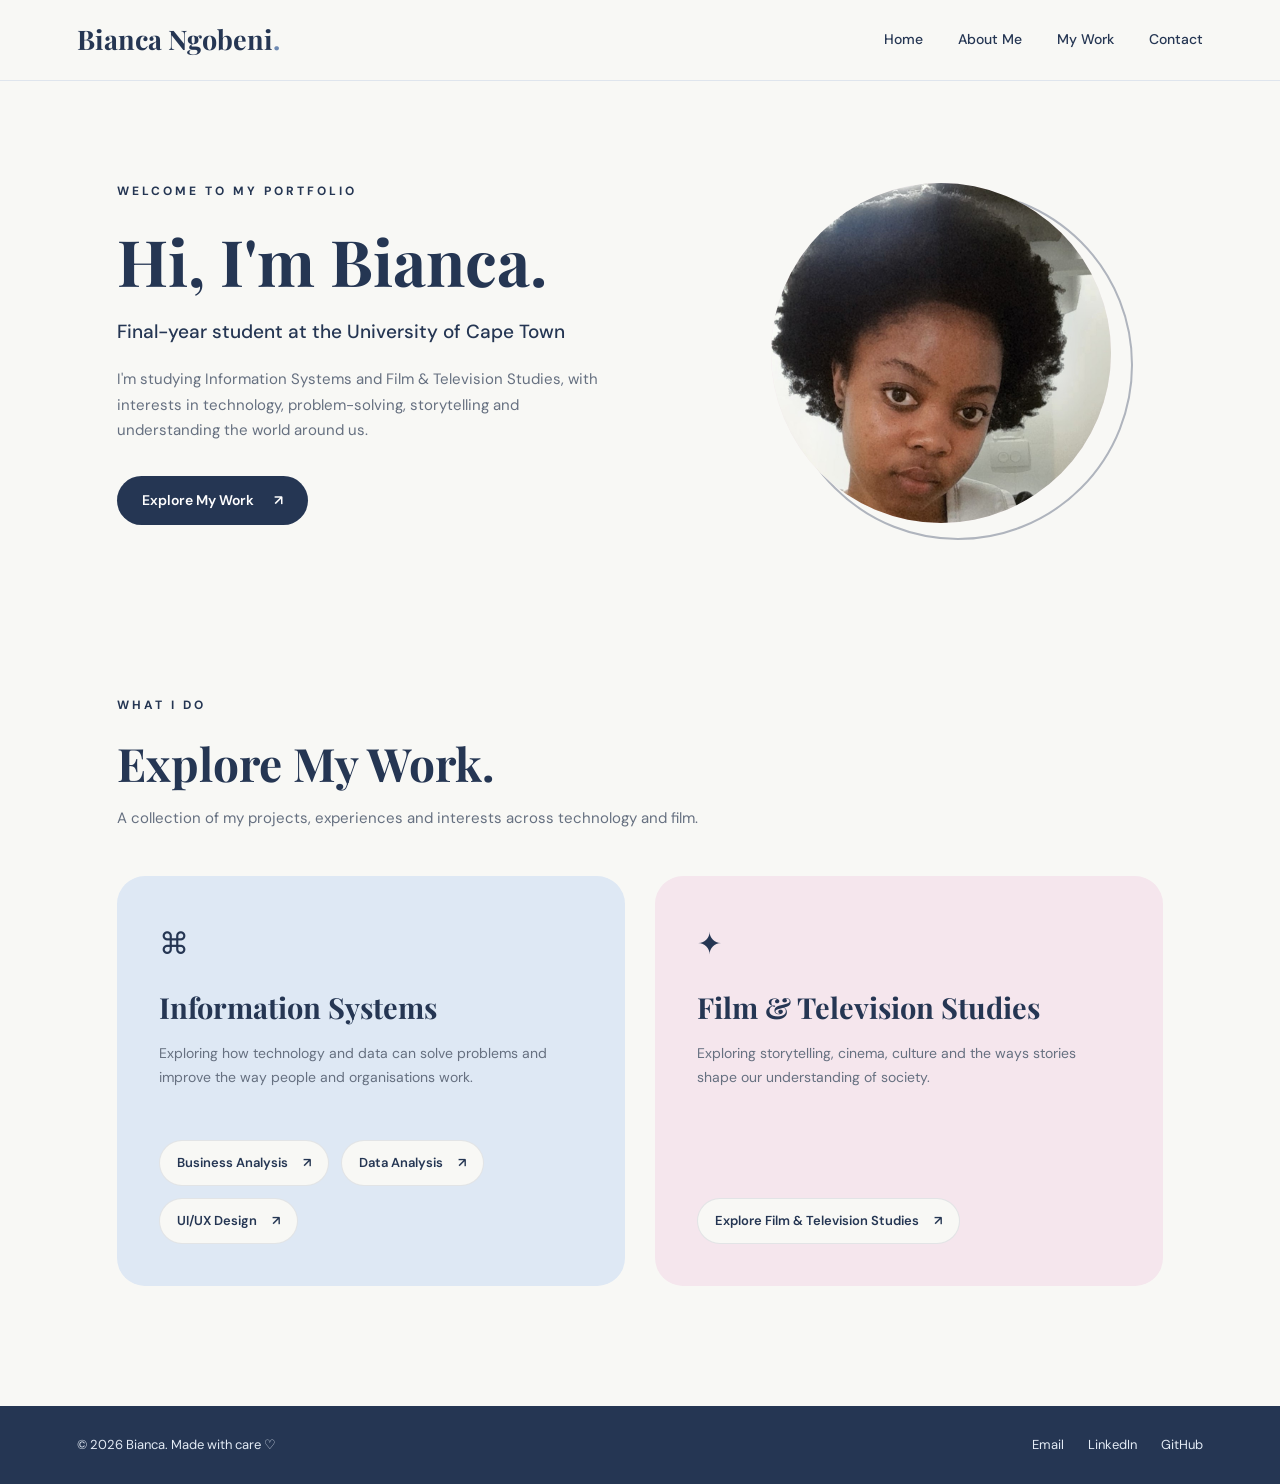
<file: Index.html>
<!DOCTYPE html>
<html lang="en">
<head>
    <meta charset="UTF-8">
    <meta name="viewport" content="width=device-width, initial-scale=1.0">
    <title>Bianca | Portfolio</title>

    <!-- Google Fonts -->
    <link rel="preconnect" href="https://fonts.googleapis.com">
    <link rel="preconnect" href="https://fonts.gstatic.com" crossorigin>
    <link href="https://fonts.googleapis.com/css2?family=DM+Sans:wght@400;500;600;700&family=Playfair+Display:wght@400;500;600;700&display=swap" rel="stylesheet">

    <link rel="stylesheet" href="style.css">
</head>

<body>

    <!-- NAVIGATION -->
    <header class="navbar">
        <a href="index.html" class="logo">Bianca Ngobeni<span>.</span></a>

        <nav class="nav-links" id="navLinks">
            <a href="#home">Home</a>
            <a href="#about">About Me</a>
            <a href="#work">My Work</a>
            <a href="mailto:yourname@example.com">Contact</a>
        </nav>

        <button class="menu-toggle" id="menuToggle"
                aria-label="Toggle navigation"
                aria-expanded="false">
            ☰
        </button>
    </header>

    <main>

        <!-- HERO SECTION -->
        <section class="hero" id="home">

            <div class="hero-content" id="about">
                <p class="eyebrow">WELCOME TO MY PORTFOLIO</p>

                <h1>Hi, I'm <span>Bianca.</span></h1>

                <h2>Final-year student at the
                    University of Cape Town
                </h2>

                <p class="hero-description">
                    I'm studying Information Systems and
                    Film & Television Studies, with interests
                    in technology, problem-solving, storytelling
                    and understanding the world around us.
                </p>

                <a href="#work" class="primary-btn">
                    Explore My Work <span>↗</span>
                </a>
            </div>

            <div class="hero-image">
                <div class="image-circle">
                    <img src="images/profile.jpeg"
                         alt="Portrait of Bianca"
                         onerror="this.style.display='none'">
                    <span class="photo-placeholder">Photo</span>
                </div>
                <div class="circle-decoration"></div>
            </div>

        </section>

        <!-- EXPLORE MY WORK -->
        <section class="work-section" id="work">

            <div class="section-heading">
                <p class="eyebrow">WHAT I DO</p>
                <h2>Explore My Work<span>.</span></h2>
                <p>
                    A collection of my projects, experiences
                    and interests across technology and film.
                </p>
            </div>

            <div class="work-grid">

                <!-- INFORMATION SYSTEMS -->
                <div class="work-card information-card">

                    <div class="card-icon">⌘</div>

                    <h3>Information Systems</h3>

                    <p class="card-description">
                        Exploring how technology and data can
                        solve problems and improve the way
                        people and organisations work.
                    </p>

                    <div class="specialisations">
                        <a href="business-analysis.html">
                            Business Analysis <span>↗</span>
                        </a>

                        <a href="data-analysis.html">
                            Data Analysis <span>↗</span>
                        </a>

                        <a href="ui-ux.html">
                            UI/UX Design <span>↗</span>
                        </a>
                    </div>

                </div>

                <!-- FILM AND TELEVISION -->
                <div class="work-card film-card">

                    <div class="card-icon">✦</div>

                    <h3>Film & Television Studies</h3>

                    <p class="card-description">
                        Exploring storytelling, cinema,
                        culture and the ways stories
                        shape our understanding of society.
                    </p>

                    <div class="specialisations">
                        <a href="film.html">
                            Explore Film & Television Studies <span>↗</span>
                        </a>
                    </div>

                </div>

            </div>
        </section>

    </main>

    <!-- FOOTER -->
    <footer class="footer">
        <p>© <span id="year"></span> Bianca. Made with care ♡</p>

        <div class="footer-links">
            <a href="mailto:yourname@example.com">Email</a>
            <a href="https://www.linkedin.com/" target="_blank"
               rel="noopener noreferrer">LinkedIn</a>
            <a href="https://github.com/" target="_blank"
               rel="noopener noreferrer">GitHub</a>
        </div>
    </footer>

    <script src="script.js"></script>
</body>
</html>
</file>
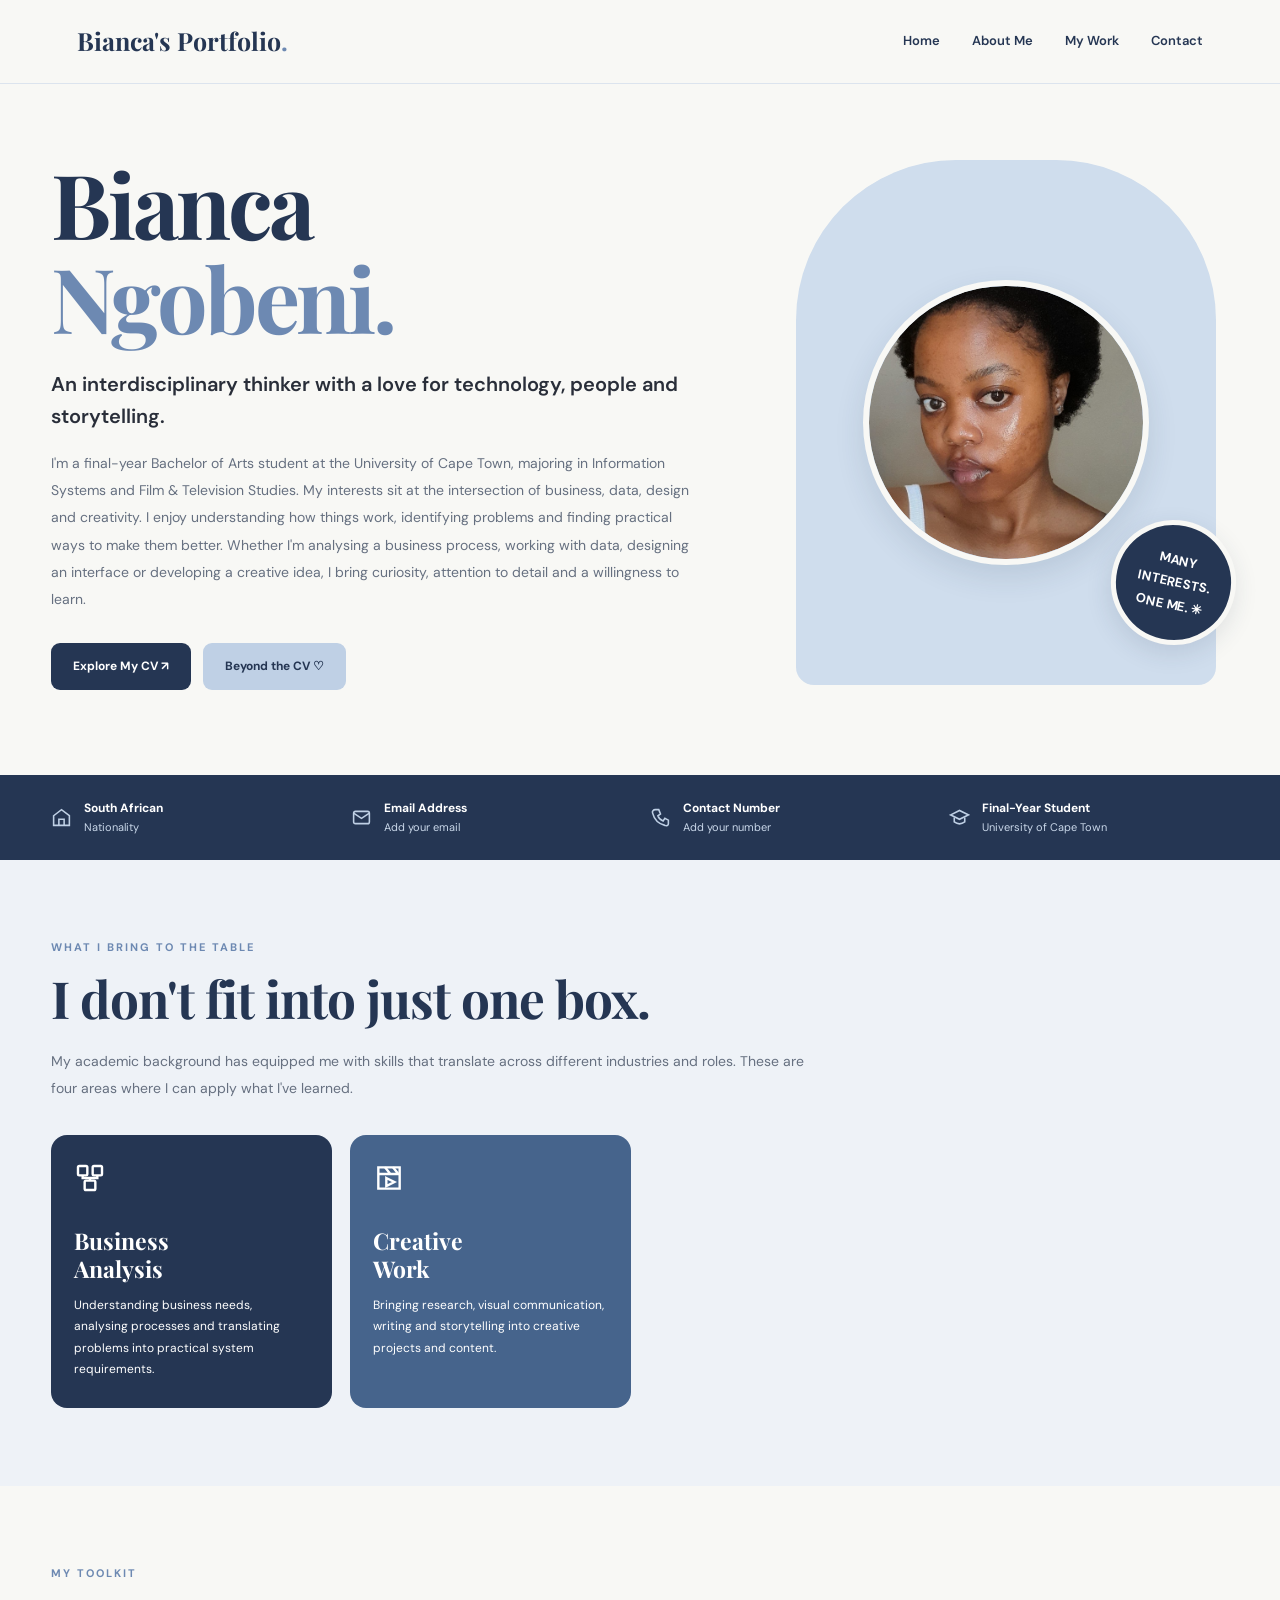
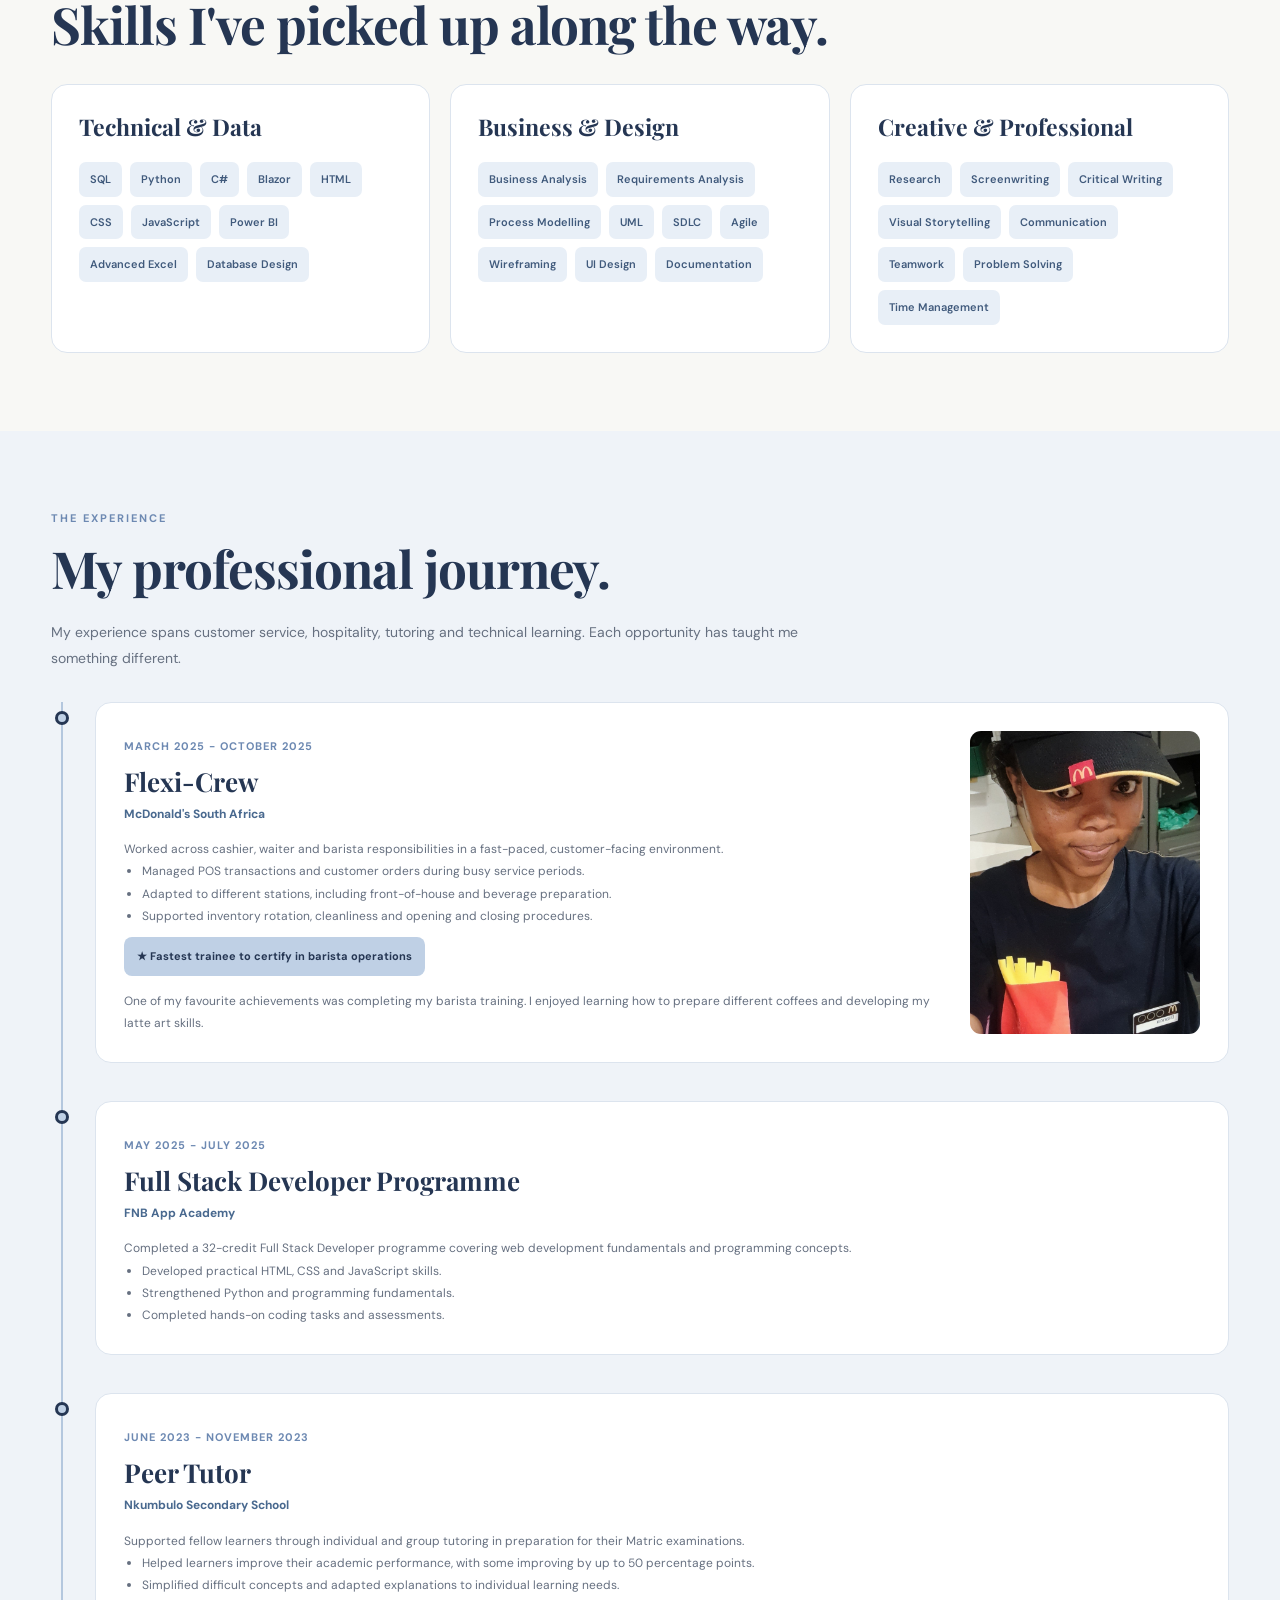
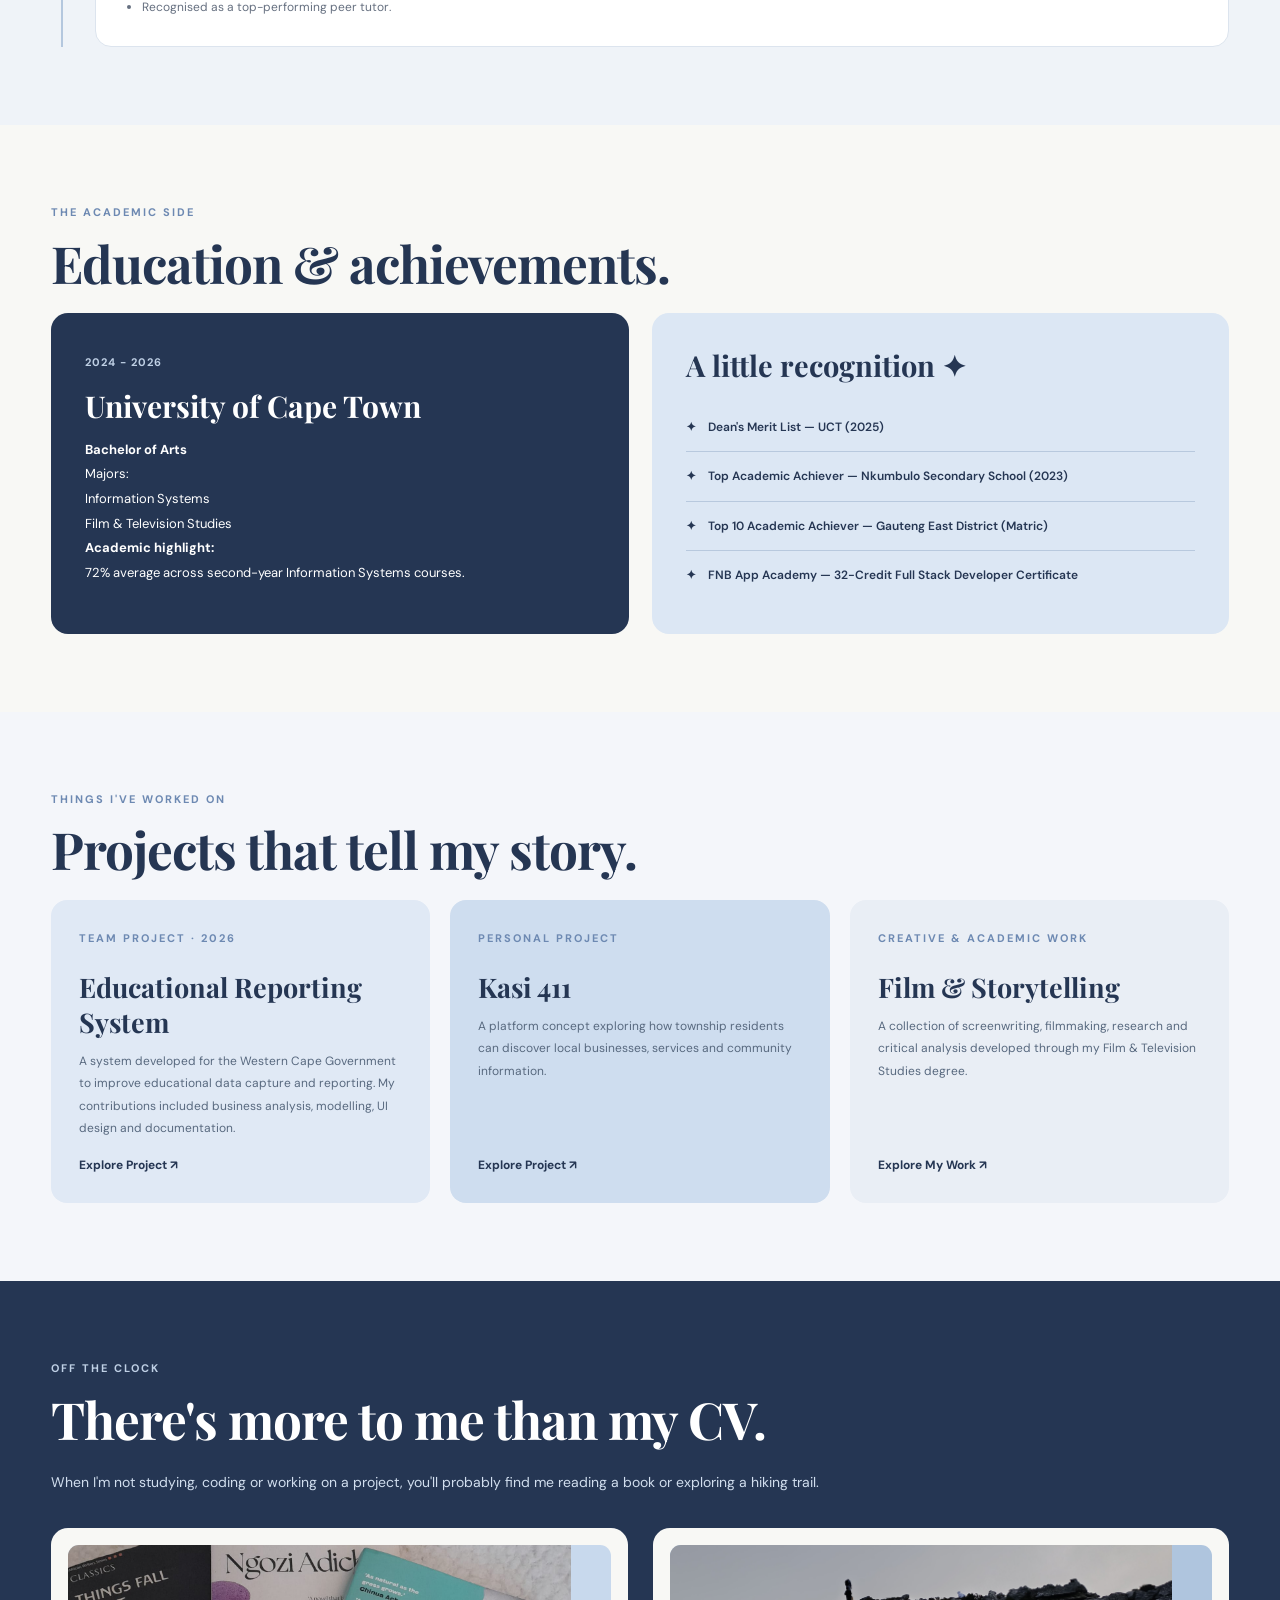
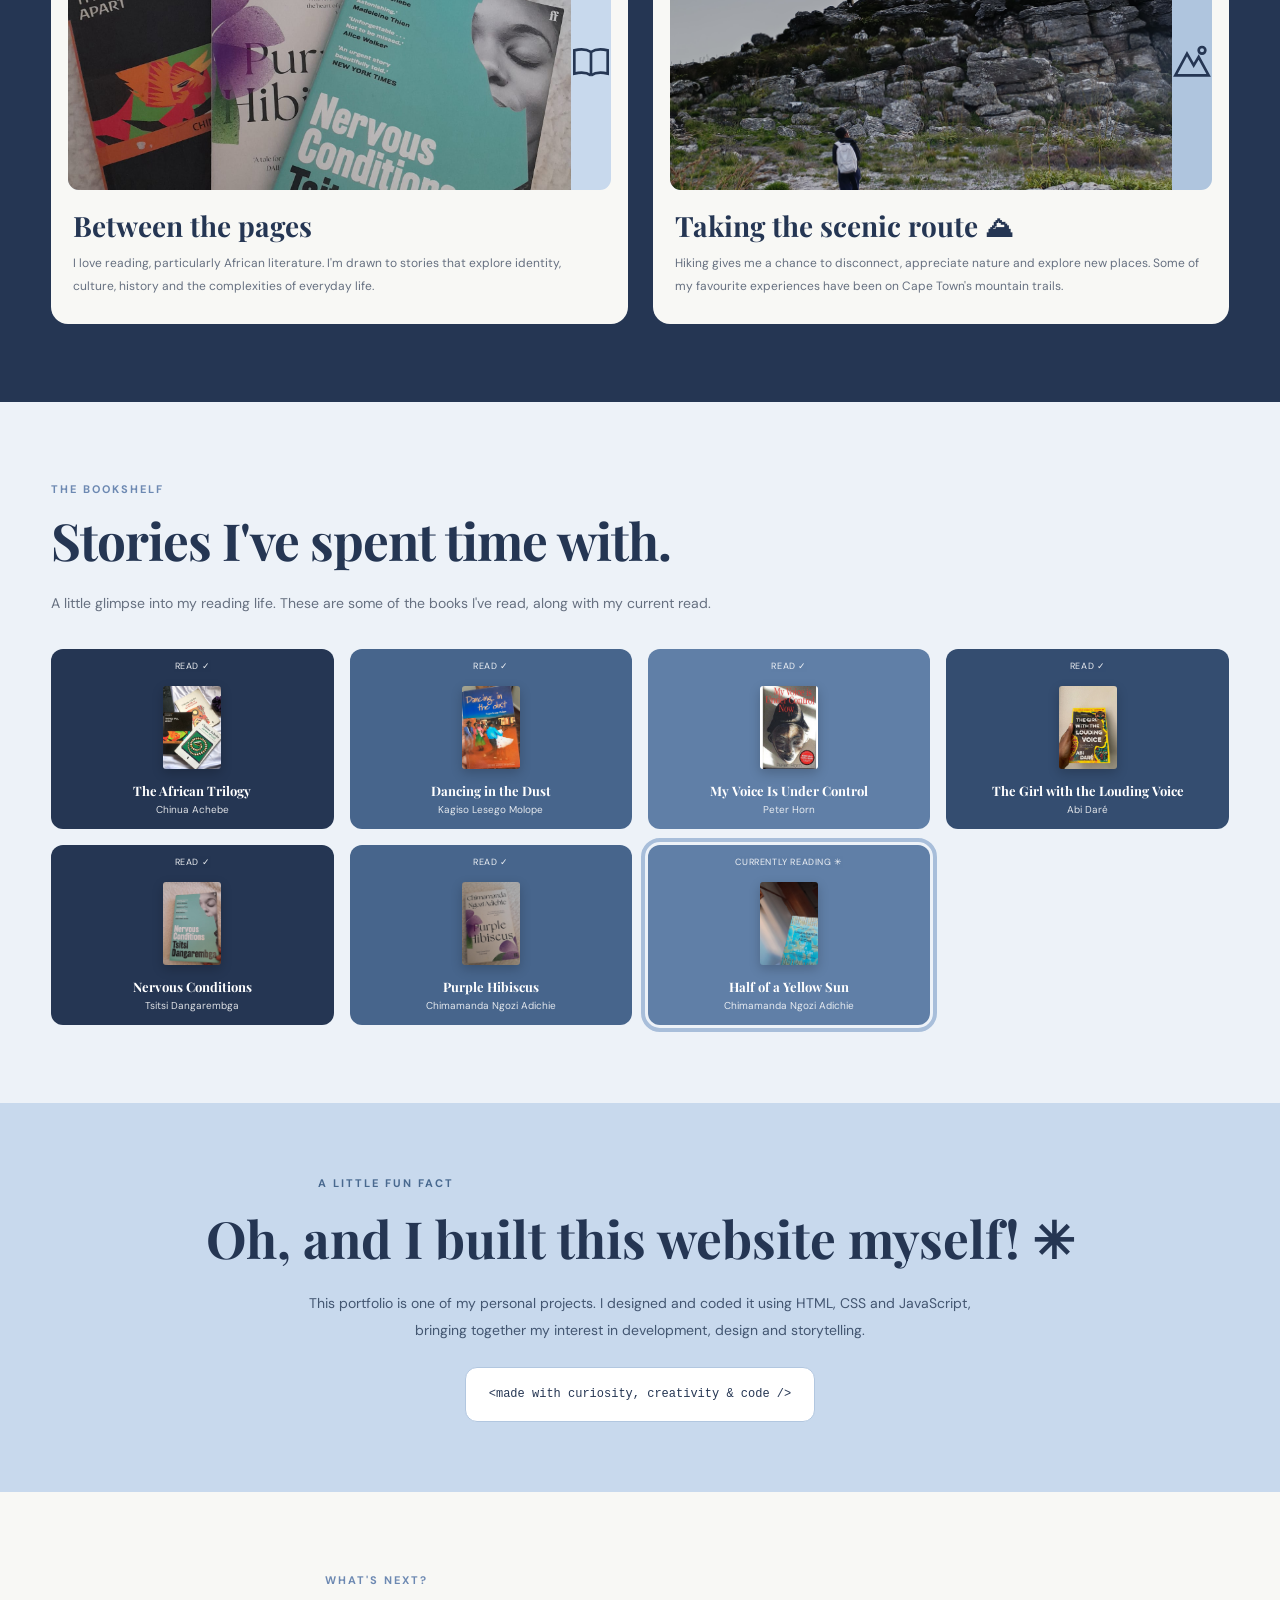
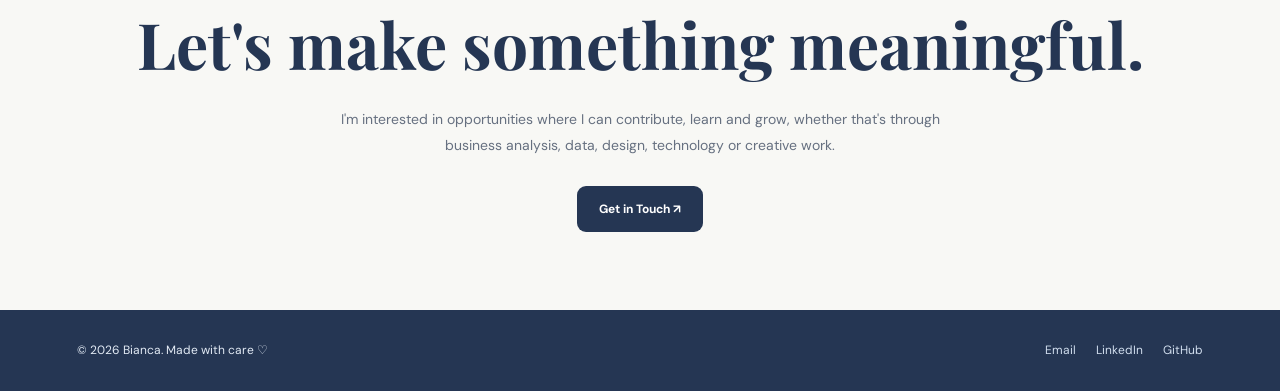
<file: About.html>
<!DOCTYPE html>
<html lang="en">
<head>
<meta charset="UTF-8">
<meta name="viewport" content="width=device-width, initial-scale=1.0">

<title>About Me | Bianca Ngobeni</title>

<link rel="preconnect" href="https://fonts.googleapis.com">
<link rel="preconnect" href="https://fonts.gstatic.com" crossorigin>
<link href="https://fonts.googleapis.com/css2?family=DM+Sans:wght@400;500;600;700&family=Playfair+Display:wght@400;500;600;700;800&display=swap" rel="stylesheet">

<link rel="stylesheet" href="style.css">

<style>

/* ==========================================
   ABOUT ME — CREATIVE CV
   MIDNIGHT BLUE & POWDER PALETTE
========================================== */

body.about-cv {
    --midnight: #253653;
    --steel: #6D89B2;
    --powder: #BFD0E5;
    --pale-blue: #E8EFF7;
    --ivory: #F8F8F5;
    --white: #FFFFFF;
    --ink: #292E39;
    --muted: #667080;
    --border: #DCE4EE;

    margin: 0;
    background: var(--ivory);
    color: var(--ink);
    font-family: 'DM Sans', sans-serif;
    line-height: 1.7;
}

.about-cv *,
.about-cv *::before,
.about-cv *::after {
    box-sizing: border-box;
}

.about-cv h1,
.about-cv h2,
.about-cv h3,
.about-cv h4 {
    font-family: 'Playfair Display', Georgia, serif;
}

.about-cv a {
    text-decoration: none;
}

.about-cv .cv-container {
    width: min(92%, 1240px);
    margin: 0 auto;
}

.about-cv .cv-section {
    padding: 78px 0;
}

.about-cv .cv-eyebrow {
    color: var(--steel);
    font-size: 11px;
    font-weight: 700;
    letter-spacing: 2px;
    text-transform: uppercase;
    margin: 0 0 12px;
}

.about-cv .cv-section-heading {
    color: var(--midnight);
    font-size: clamp(34px, 4vw, 54px);
    line-height: 1.16;
    letter-spacing: -1px;
    margin: 0 0 20px;
}

.about-cv .cv-section-intro {
    max-width: 770px;
    color: var(--muted);
    font-size: 14px;
    line-height: 1.9;
    margin: 0 0 30px;
}

/* ==========================================
   NAVIGATION
========================================== */

.about-cv .navbar {
    position: sticky;
    top: 0;
    z-index: 1000;
    width: 100%;
    display: flex;
    align-items: center;
    justify-content: space-between;
    padding: 20px 6%;
    background: var(--ivory);
    border-bottom: 1px solid var(--border);
}

.about-cv .navbar .logo {
    font-family: 'Playfair Display', serif;
    font-size: 25px;
    font-weight: 700;
    color: var(--midnight);
    text-decoration: none;
}

.about-cv .navbar .logo span {
    color: var(--steel);
}

.about-cv .nav-links {
    display: flex;
    gap: 32px;
    align-items: center;
}

.about-cv .nav-links a {
    color: var(--midnight);
    font-size: 13px;
    font-weight: 600;
}

.about-cv .nav-links a:hover {
    color: var(--steel);
}

.about-cv .menu-toggle {
    display: none;
    border: 0;
    background: transparent;
    color: var(--midnight);
    font-size: 26px;
    cursor: pointer;
}

/* ==========================================
   HERO
========================================== */

.cv-hero {
    padding: 72px 0 85px;
    overflow: hidden;
    background: var(--ivory);
}

.cv-hero-grid {
    display: grid;
    grid-template-columns: 1.2fr 0.8fr;
    gap: 65px;
    align-items: center;
}

.cv-hello {
    display: inline-flex;
    align-items: center;
    gap: 8px;
    padding: 9px 17px;
    border-radius: 30px;
    background: var(--pale-blue);
    color: var(--midnight);
    font-size: 12px;
    font-weight: 700;
    margin-bottom: 25px;
}

.cv-hero h1 {
    color: var(--midnight);
    font-size: clamp(60px, 7vw, 100px);
    letter-spacing: -3px;
    line-height: 1.05;
    margin: 0 0 24px;
}

.cv-hero h1 span {
    color: var(--steel);
}

.cv-hero-subtitle {
    max-width: 660px;
    font-size: 20px;
    font-weight: 600;
    line-height: 1.6;
    margin: 0 0 18px;
}

.cv-hero-description {
    max-width: 650px;
    color: var(--muted);
    font-size: 14px;
    line-height: 1.95;
    margin: 0;
}

.cv-hero-actions {
    display: flex;
    flex-wrap: wrap;
    gap: 12px;
    margin-top: 30px;
}

.cv-btn {
    display: inline-flex;
    justify-content: center;
    align-items: center;
    gap: 9px;
    padding: 13px 22px;
    border-radius: 9px;
    font-size: 12px;
    font-weight: 700;
    transition: transform 0.2s, background 0.2s;
}

.cv-btn:hover {
    transform: translateY(-3px);
}

.cv-btn-primary {
    background: var(--midnight);
    color: var(--white) !important;
}

.cv-btn-primary:hover {
    background: #344C70;
}

.cv-btn-secondary {
    background: var(--powder);
    color: var(--midnight) !important;
}

/* PROFILE PHOTO */

.cv-photo-wrap {
    position: relative;
    max-width: 420px;
    width: 100%;
    margin: 0 auto;
}

.cv-photo {
    aspect-ratio: 4 / 5;
    background: #CFDDED;
    border-radius: 160px 160px 18px 18px;
    overflow: hidden;
    display: flex;
    align-items: center;
    justify-content: center;
}

.cv-photo img {
    width: 100%;
    height: 100%;
    object-fit: cover;
}

.cv-photo-placeholder {
    text-align: center;
    color: var(--midnight);
    padding: 25px;
}

.cv-photo-placeholder svg {
    width: 55px;
    height: 55px;
    margin-bottom: 10px;
}

.cv-photo-placeholder p {
    font-size: 13px;
    font-weight: 600;
}

.cv-photo-sticker {
    position: absolute;
    right: -20px;
    bottom: 40px;
    width: 125px;
    height: 125px;
    background: var(--midnight);
    color: var(--white);
    border: 5px solid var(--ivory);
    border-radius: 50%;
    display: flex;
    align-items: center;
    justify-content: center;
    text-align: center;
    transform: rotate(12deg);
    font-size: 13px;
    font-weight: 700;
    box-shadow: 0 8px 25px #25365320;
}
/* Circular portrait over the original blue arch */

.cv-photo {
    position: relative;
}

.cv-profile-circle {
    width: 68%;
    aspect-ratio: 1 / 1;
    border-radius: 50%;
    background: #BFD0E5;
    border: 6px solid #F8F8F5;
    overflow: hidden;

    display: flex;
    align-items: center;
    justify-content: center;

    position: relative;
    z-index: 2;

    box-shadow: 0 12px 30px rgba(37, 54, 83, 0.12);
}

.cv-profile-circle img {
    position: absolute;
    inset: 0;
    width: 100%;
    height: 100%;
    object-fit: cover;
    border-radius: 50%;
    z-index: 2;
}

.cv-profile-fallback {
    width: 55px;
    height: 55px;
    color: #253653;
}

/* Preserve the original sticker position */
.cv-photo-sticker {
    z-index: 3;
}
/* ==========================================
   QUICK INFORMATION
========================================== */

.cv-info-strip {
    background: var(--midnight);
    color: white;
    padding: 23px 0;
}

.cv-info-grid {
    display: grid;
    grid-template-columns: repeat(4, minmax(0, 1fr));
    gap: 20px;
}

.cv-info-item {
    display: flex;
    align-items: center;
    gap: 12px;
    font-size: 12px;
}

.cv-info-item svg {
    width: 21px;
    height: 21px;
    flex-shrink: 0;
    stroke: var(--powder);
}

.cv-info-item strong {
    display: block;
    font-size: 12px;
    color: white;
}

.cv-info-item span {
    display: block;
    font-size: 11px;
    color: #C9D7E9;
}

.cv-info-item a {
    color: white;
}

/* ==========================================
   INTERDISCIPLINARY ROLES
========================================== */

.cv-disciplines {
    background: #EEF2F7;
}

.cv-discipline-grid {
    display: grid;
    grid-template-columns: repeat(4, minmax(0, 1fr));
    gap: 18px;
    margin-top: 34px;
}

.cv-discipline-card {
    min-height: 230px;
    border-radius: 16px;
    padding: 27px 23px;
    transition: transform 0.2s;
}

.cv-discipline-card:hover {
    transform: translateY(-5px);
}

.cv-discipline-card svg {
    width: 32px;
    height: 32px;
    margin-bottom: 25px;
    stroke-width: 1.8;
}

.cv-discipline-card h3 {
    font-size: 23px;
    line-height: 1.2;
    margin: 0 0 12px;
}

.cv-discipline-card p {
    font-size: 12px;
    line-height: 1.8;
    margin: 0;
}

.cv-discipline-card:nth-child(1) {
    background: var(--midnight);
    color: white;
}

.cv-discipline-card:nth-child(2) {
    background: #46648C;
    color: white;
}

.cv-discipline-card:nth-child(3) {
    background: var(--powder);
    color: var(--midnight);
}

.cv-discipline-card:nth-child(4) {
    background: #DCE6F2;
    color: var(--midnight);
}

/* ==========================================
   SKILLS
========================================== */

.cv-skills-grid {
    display: grid;
    grid-template-columns: repeat(3, minmax(0, 1fr));
    gap: 20px;
    margin-top: 30px;
}

.cv-skill-box {
    background: white;
    border: 1px solid var(--border);
    border-radius: 16px;
    padding: 27px;
}

.cv-skill-box h3 {
    color: var(--midnight);
    font-size: 23px;
    margin: 0 0 20px;
}

.cv-skill-tags {
    display: flex;
    flex-wrap: wrap;
    gap: 8px;
}

.cv-skill-tags span {
    padding: 8px 11px;
    border-radius: 7px;
    background: var(--pale-blue);
    color: #405A7C;
    font-size: 11px;
    font-weight: 600;
}

/* ==========================================
   PROFESSIONAL EXPERIENCE
========================================== */

.cv-experience {
    background: #EFF3F8;
}

.cv-timeline {
    border-left: 2px solid #B4C7DE;
    margin-left: 10px;
    padding-left: 32px;
}

.cv-timeline-item {
    position: relative;
    margin-bottom: 38px;
}

.cv-timeline-item:last-child {
    margin-bottom: 0;
}

.cv-timeline-item::before {
    content: "";
    position: absolute;
    left: -40px;
    top: 9px;
    width: 14px;
    height: 14px;
    background: var(--powder);
    border: 3px solid var(--midnight);
    border-radius: 50%;
}

.cv-experience-card {
    display: grid;
    grid-template-columns: minmax(0, 1fr) 230px;
    gap: 26px;
    background: white;
    border: 1px solid var(--border);
    border-radius: 16px;
    padding: 28px;
}

.cv-experience-card.no-photo {
    grid-template-columns: 1fr;
}

.cv-date {
    color: var(--steel);
    font-size: 11px;
    font-weight: 700;
    letter-spacing: 1px;
}

.cv-experience-card h3 {
    color: var(--midnight);
    font-size: 26px;
    margin: 7px 0 5px;
}

.cv-company {
    color: #49698F;
    font-size: 12px;
    font-weight: 700;
    margin-bottom: 14px;
}

.cv-experience-card p,
.cv-experience-card li {
    color: var(--muted);
    font-size: 12px;
    line-height: 1.85;
}

.cv-experience-card ul {
    padding-left: 18px;
}

.cv-experience-photo {
    min-height: 235px;
    background: #DCE7F4;
    border-radius: 11px;
    overflow: hidden;
    display: flex;
    align-items: center;
    justify-content: center;
    text-align: center;
    color: var(--midnight);
    font-size: 12px;
    font-weight: 600;
}

.cv-experience-photo img {
    width: 100%;
    height: 100%;
    object-fit: cover;
}

.cv-achievement-pill {
    display: inline-flex;
    align-items: center;
    gap: 7px;
    background: var(--powder);
    color: var(--midnight);
    border-radius: 8px;
    padding: 10px 13px;
    font-size: 11px;
    font-weight: 700;
    margin-top: 10px;
}

/* ==========================================
   EDUCATION & ACHIEVEMENTS
========================================== */

.cv-education-grid {
    display: grid;
    grid-template-columns: 1fr 1fr;
    gap: 23px;
}

.cv-education-card {
    background: var(--midnight);
    color: white;
    border-radius: 17px;
    padding: 34px;
}

.cv-education-card h3 {
    font-size: 30px;
    margin: 12px 0;
}

.cv-education-card p {
    font-size: 13px;
    line-height: 1.9;
}

.cv-education-card .cv-date {
    color: var(--powder);
}

.cv-awards-card {
    background: #DCE7F4;
    color: var(--midnight);
    border-radius: 17px;
    padding: 34px;
}

.cv-awards-card h3 {
    font-size: 29px;
    margin: 0 0 18px;
}

.cv-award-item {
    display: flex;
    gap: 12px;
    align-items: flex-start;
    padding: 14px 0;
    border-bottom: 1px solid #B8C9DE;
    font-size: 12px;
    font-weight: 600;
}

.cv-award-item:last-child {
    border-bottom: 0;
}

.cv-award-item svg {
    width: 19px;
    height: 19px;
    flex-shrink: 0;
}

/* ==========================================
   PROJECTS
========================================== */

.cv-projects {
    background: #F4F6FA;
}

.cv-project-grid {
    display: grid;
    grid-template-columns: repeat(3, minmax(0, 1fr));
    gap: 20px;
}

.cv-project-card {
    min-height: 260px;
    display: flex;
    flex-direction: column;
    padding: 28px;
    border-radius: 16px;
    background: #E0E9F5;
}

.cv-project-card:nth-child(2) {
    background: #CEDDEF;
}

.cv-project-card:nth-child(3) {
    background: #E9EEF5;
}

.cv-project-card h3 {
    color: var(--midnight);
    font-size: 27px;
    margin: 10px 0;
}

.cv-project-card p {
    color: #58697F;
    font-size: 12px;
    line-height: 1.85;
}

.cv-project-card a {
    color: var(--midnight);
    font-size: 12px;
    font-weight: 700;
    margin-top: auto;
    padding-top: 16px;
}

/* ==========================================
   PERSONAL INTERESTS
========================================== */

.cv-personal {
    background: var(--midnight);
    color: white;
}

.cv-personal .cv-eyebrow {
    color: var(--powder);
}

.cv-personal .cv-section-heading {
    color: white;
}

.cv-personal .cv-section-intro {
    color: #D1DEEE;
}

.cv-hobby-grid {
    display: grid;
    grid-template-columns: 1fr 1fr;
    gap: 25px;
    margin-top: 32px;
}

.cv-hobby-card {
    background: var(--ivory);
    color: var(--ink);
    padding: 17px;
    border-radius: 17px;
}

.cv-hobby-image {
    height: 245px;
    border-radius: 11px;
    background: #C8D9ED;
    display: flex;
    align-items: center;
    justify-content: center;
    overflow: hidden;
    text-align: center;
}

.cv-hobby-card:nth-child(2) .cv-hobby-image {
    background: #AFC5DE;
}

.cv-hobby-image img {
    width: 100%;
    height: 100%;
    object-fit: cover;
}

.cv-hobby-image .placeholder {
    color: var(--midnight);
    font-size: 13px;
    font-weight: 700;
}

.cv-hobby-image svg {
    display: block;
    width: 40px;
    height: 40px;
    margin: 0 auto 12px;
}

.cv-hobby-card h3 {
    color: var(--midnight);
    font-size: 28px;
    margin: 18px 5px 8px;
}

.cv-hobby-card p {
    color: var(--muted);
    font-size: 12px;
    line-height: 1.85;
    margin: 0 5px 10px;
}

/* ==========================================
   READING SHELF
========================================== */

.cv-books {
    background: #EDF2F8;
}

.cv-books-grid {
    display: grid;
    grid-template-columns: repeat(4, minmax(0, 1fr));
    gap: 16px;
    margin-top: 32px;
}

.cv-book {
    min-height: 180px;
    border-radius: 12px;
    padding: 22px 18px;
    display: flex;
    flex-direction: column;
    justify-content: space-between;
    color: white;
    transition: transform 0.2s;
}

.cv-book:hover {
    transform: translateY(-5px) rotate(-1deg);
}

.cv-book:nth-child(4n+1) {
    background: #253653;
}

.cv-book:nth-child(4n+2) {
    background: #47658C;
}

.cv-book:nth-child(4n+3) {
    background: #607FA7;
}

.cv-book:nth-child(4n+4) {
    background: #344D70;
}

.cv-book small {
    font-size: 10px;
    letter-spacing: 1px;
    text-transform: uppercase;
    opacity: 0.9;
}

.cv-book h3 {
    font-size: 21px;
    line-height: 1.25;
    margin: 18px 0 0;
}

.cv-book.current {
    outline: 4px solid #A8BEDA;
    outline-offset: 3px;
}


.cv-book {
    height: 180px;
    min-height: 180px;
    border-radius: 12px;
    padding: 12px 14px;

    display: flex;
    flex-direction: column;
    align-items: center;
    justify-content: space-between;
    gap: 5px;

    color: white;
    text-align: center;
    overflow: hidden;

    transition: transform 0.2s;
}

.cv-book-cover {
    display: block;
    height: 83px;
    width: 58px;
    max-width: 100%;
    object-fit: cover;
    border-radius: 3px;
    background: #DCE6F2;
    box-shadow: 0 4px 12px rgba(0, 0, 0, 0.2);
    flex-shrink: 0;
}

.cv-book h3 {
    font-size: 13px;
    line-height: 1.25;
    margin: 0;
}

.cv-book-author {
    font-family: 'DM Sans', sans-serif;
    font-size: 10px;
    line-height: 1.3;
    opacity: 0.85;
    margin: 4px 0 0;
}

.cv-book small {
    font-size: 9px;
    letter-spacing: 0.6px;
    line-height: 1.2;
}
/* ==========================================
   FUN FACT
========================================== */

.cv-fun-fact {
    background: #C8D9ED;
    text-align: center;
    padding: 70px 0;
}

.cv-fun-fact .cv-eyebrow {
    color: #49698F;
}

.cv-fun-fact h2 {
    color: var(--midnight);
    font-size: clamp(35px, 4vw, 53px);
    margin: 12px 0 18px;
}

.cv-fun-fact p {
    max-width: 670px;
    margin: auto;
    color: #435671;
    font-size: 14px;
    line-height: 1.9;
}

.cv-fun-fact .cv-code {
    display: inline-block;
    background: white;
    border: 1px solid #B2C7E0;
    border-radius: 12px;
    padding: 16px 23px;
    margin-top: 24px;
    font-family: monospace;
    font-size: 12px;
    color: var(--midnight);
}

/* ==========================================
   CONTACT & FOOTER
========================================== */

.cv-contact {
    background: var(--ivory);
    text-align: center;
}

.cv-contact h2 {
    color: var(--midnight);
    font-size: clamp(40px, 5vw, 65px);
    margin: 0 0 20px;
}

.cv-contact p {
    max-width: 650px;
    margin: 0 auto 27px;
    color: var(--muted);
    font-size: 14px;
    line-height: 1.9;
}

.about-cv .footer {
    background: var(--midnight);
    color: #D1DEEE;
    padding: 30px 6%;
    display: flex;
    align-items: center;
    justify-content: space-between;
    gap: 20px;
}

.about-cv .footer p {
    font-size: 12px;
    margin: 0;
}

.about-cv .footer-links {
    display: flex;
    flex-wrap: wrap;
    gap: 20px;
}

.about-cv .footer-links a {
    color: #D1DEEE;
    font-size: 12px;
}

/* ==========================================
   RESPONSIVE DESIGN
========================================== */

@media (max-width: 950px) {

    .cv-hero-grid,
    .cv-education-grid {
        grid-template-columns: 1fr;
    }

    .cv-discipline-grid,
    .cv-skills-grid,
    .cv-project-grid {
        grid-template-columns: repeat(2, minmax(0, 1fr));
    }

    .cv-info-grid {
        grid-template-columns: repeat(2, minmax(0, 1fr));
    }

    .cv-photo-wrap {
        max-width: 360px;
    }
}

@media (max-width: 650px) {

    .about-cv .navbar {
        padding: 18px 5%;
    }

    .about-cv .navbar .logo {
        font-size: 22px;
    }

    .about-cv .menu-toggle {
        display: block;
    }

    .about-cv .nav-links {
        display: none;
        position: absolute;
        top: 100%;
        left: 0;
        right: 0;
        background: var(--ivory);
        padding: 22px 5%;
        flex-direction: column;
        align-items: flex-start;
        gap: 18px;
        border-bottom: 1px solid var(--border);
    }

    .about-cv .nav-links.active {
        display: flex;
    }

    .about-cv .cv-section {
        padding: 50px 0;
    }

    .cv-hero {
        padding: 42px 0 55px;
    }

    .cv-hero-grid {
        gap: 40px;
    }

    .cv-hero h1 {
        font-size: 55px;
    }

    .cv-hero-subtitle {
        font-size: 18px;
    }

    .cv-discipline-grid,
    .cv-skills-grid,
    .cv-project-grid,
    .cv-hobby-grid,
    .cv-education-grid,
    .cv-experience-card {
        grid-template-columns: 1fr;
    }

    .cv-books-grid {
        grid-template-columns: repeat(2, minmax(0, 1fr));
    }

    .cv-info-grid {
        grid-template-columns: 1fr;
    }

    .cv-photo-sticker {
        right: 0;
        width: 108px;
        height: 108px;
        font-size: 11px;
    }

    .cv-experience-photo {
        height: 260px;
    }

    .cv-timeline {
        padding-left: 23px;
    }

    .cv-timeline-item::before {
        left: -31px;
    }

    .about-cv .footer {
        flex-direction: column;
        text-align: center;
    }
}

</style>
</head>

<body class="about-cv">

<!-- ==========================================
     NAVIGATION
========================================== -->

<header class="navbar">

    <a href="index.html" class="logo">
        Bianca's Portfolio<span>.</span>
    </a>

    <nav class="nav-links" id="navLinks">
        <a href="index.html">Home</a>
        <a href="about.html">About Me</a>
        <a href="index.html#work">My Work</a>
        <a href="#contact">Contact</a>
    </nav>

    <button
        class="menu-toggle"
        id="menuToggle"
        type="button"
        aria-label="Toggle navigation"
        aria-expanded="false">
        ☰
    </button>

</header>

<main>

<!-- ==========================================
     HERO
========================================== -->

<section class="cv-hero">

    <div class="cv-container cv-hero-grid">

        <div>

            <h1>
                Bianca<br>
                <span>Ngobeni.</span>
            </h1>

            <p class="cv-hero-subtitle">
                An interdisciplinary thinker with a love
                for technology, people and storytelling.
            </p>

            <p class="cv-hero-description">
                I'm a final-year Bachelor of Arts student at
                the University of Cape Town, majoring in
                Information Systems and Film & Television Studies.

                My interests sit at the intersection of business,
                data, design and creativity. I enjoy understanding
                how things work, identifying problems and finding
                practical ways to make them better.

                Whether I'm analysing a business process,
                working with data, designing an interface or
                developing a creative idea, I bring curiosity,
                attention to detail and a willingness to learn.
            </p>

            <div class="cv-hero-actions">

                <a href="#experience"
                   class="cv-btn cv-btn-primary">
                    Explore My CV ↗
                </a>

                <a href="#personal"
                   class="cv-btn cv-btn-secondary">
                    Beyond the CV ♡
                </a>

            </div>

        </div>

       <div class="cv-photo-wrap">

    <div class="cv-photo">

        <div class="cv-profile-circle">
            <img
                src="images/me.jpeg"
                alt="Portrait of Bianca Ngobeni"
                onerror="this.style.display='none'">

            <svg class="cv-profile-fallback"
                 viewBox="0 0 24 24"
                 fill="none"
                 stroke="currentColor"
                 stroke-width="1.5">
                <circle cx="12" cy="8" r="4"/>
                <path d="M4 21c0-5 3-8 8-8s8 3 8 8"/>
            </svg>
        </div>

    </div>

    <div class="cv-photo-sticker">
        MANY<br>
        INTERESTS.<br>
        ONE ME. ✳
    </div>

</div>
    </div>

</section>

<!-- ==========================================
     QUICK INFORMATION
========================================== -->

<section class="cv-info-strip">

    <div class="cv-container cv-info-grid">

        <div class="cv-info-item">

            <svg viewBox="0 0 24 24"
                 fill="none"
                 stroke="currentColor"
                 stroke-width="1.8">

                <path d="M3 10l9-7 9 7v11H3z"/>
                <path d="M9 21v-7h6v7"/>

            </svg>

            <div>
                <strong>South African</strong>
                <span>Nationality</span>
            </div>

        </div>

        <div class="cv-info-item">

            <svg viewBox="0 0 24 24"
                 fill="none"
                 stroke="currentColor"
                 stroke-width="1.8">

                <path d="M3 7l9 6 9-6"/>
                <rect x="3" y="5"
                      width="18" height="14" rx="2"/>

            </svg>

            <div>
                <strong>Email Address</strong>
                <span>Add your email</span>
            </div>

        </div>

        <div class="cv-info-item">

            <svg viewBox="0 0 24 24"
                 fill="none"
                 stroke="currentColor"
                 stroke-width="1.8">

                <path d="M6 3h4l2 5-3 2c1 3 3 5 6 6l2-3 4 2v4c0 2-2 3-4 2C9 19 5 15 3 7c-1-2 1-4 3-4z"/>

            </svg>

            <div>
                <strong>Contact Number</strong>
                <span>Add your number</span>
            </div>

        </div>

        <div class="cv-info-item">

            <svg viewBox="0 0 24 24"
                 fill="none"
                 stroke="currentColor"
                 stroke-width="1.8">

                <path d="M2 9l10-5 10 5-10 5z"/>
                <path d="M6 12v5c4 3 8 3 12 0v-5"/>

            </svg>

            <div>
                <strong>Final-Year Student</strong>
                <span>University of Cape Town</span>
            </div>

        </div>

    </div>

</section>

<!-- ==========================================
     INTERDISCIPLINARY ROLES
========================================== -->

<section class="cv-section cv-disciplines">

    <div class="cv-container">

        <p class="cv-eyebrow">
            WHAT I BRING TO THE TABLE
        </p>

        <h2 class="cv-section-heading">
            I don't fit into just one box.
        </h2>

        <p class="cv-section-intro">
            My academic background has equipped me with skills
            that translate across different industries and roles.
            These are four areas where I can apply what I've learned.
        </p>

        <div class="cv-discipline-grid">

            <!-- BUSINESS ANALYSIS -->

            <article class="cv-discipline-card">

                <svg viewBox="0 0 24 24"
                     fill="none"
                     stroke="currentColor">

                    <rect x="3" y="3"
                          width="7" height="7" rx="1"/>

                    <rect x="14" y="3"
                          width="7" height="7" rx="1"/>

                    <rect x="8" y="14"
                          width="8" height="7" rx="1"/>

                    <path d="M6.5 10v2h11v-2M12 12v2"/>

                </svg>

                <h3>
                    Business<br>Analysis
                </h3>

                <p>
                    Understanding business needs, analysing
                    processes and translating problems into
                    practical system requirements.
                </p>

            </article>

            <!-- DATA ANALYSIS -->
<!-- 
            <article class="cv-discipline-card">

                <svg viewBox="0 0 24 24"
                     fill="none"
                     stroke="currentColor">

                    <path d="M4 20V11M10 20V5M16 20v-8M22 20V3"/>
                    <path d="M2 21h21"/>

                </svg>

                <h3>
                    Data<br>Analysis
                </h3>

                <p>
                    Working with data to identify patterns,
                    create reports and support informed
                    decision-making.
                </p>

            </article>
 -->
            <!-- UI/UX -->
<!--  
            <article class="cv-discipline-card">

                <svg viewBox="0 0 24 24"
                     fill="none"
                     stroke="currentColor">

                    <rect x="2" y="3"
                          width="20" height="18" rx="2"/>

                    <path d="M2 9h20M8 9v12"/>
                    <circle cx="5" cy="6" r="1"/>

                </svg>

                <h3>
                    UI/UX<br>Design
                </h3>

                <p>
                    Thinking about users, organising information
                    and creating interfaces that are clear
                    and easy to navigate.
                </p>

            </article>
 -->
            <!-- CREATIVE -->

            <article class="cv-discipline-card">

                <svg viewBox="0 0 24 24"
                     fill="none"
                     stroke="currentColor">

                    <path d="M4 4h16v16H4z"/>
                    <path d="M4 9h16M9 4l4 5M15 4l4 5"/>
                    <path d="M10 12l6 3-6 3z"/>

                </svg>

                <h3>
                    Creative<br>Work
                </h3>

                <p>
                    Bringing research, visual communication,
                    writing and storytelling into creative
                    projects and content.
                </p>

            </article>

        </div>

    </div>

</section>

<!-- ==========================================
     SKILLS
========================================== -->

<section class="cv-section">

    <div class="cv-container">

        <p class="cv-eyebrow">MY TOOLKIT</p>

        <h2 class="cv-section-heading">
            Skills I've picked up along the way.
        </h2>

        <div class="cv-skills-grid">

            <div class="cv-skill-box">

                <h3>Technical & Data</h3>

                <div class="cv-skill-tags">
                    <span>SQL</span>
                    <span>Python</span>
                    <span>C#</span>
                    <span>Blazor</span>
                    <span>HTML</span>
                    <span>CSS</span>
                    <span>JavaScript</span>
                    <span>Power BI</span>
                    <span>Advanced Excel</span>
                    <span>Database Design</span>
                </div>

            </div>

            <div class="cv-skill-box">

                <h3>Business & Design</h3>

                <div class="cv-skill-tags">
                    <span>Business Analysis</span>
                    <span>Requirements Analysis</span>
                    <span>Process Modelling</span>
                    <span>UML</span>
                    <span>SDLC</span>
                    <span>Agile</span>
                    <span>Wireframing</span>
                    <span>UI Design</span>
                    <span>Documentation</span>
                </div>

            </div>

            <div class="cv-skill-box">

                <h3>Creative & Professional</h3>

                <div class="cv-skill-tags">
                    <span>Research</span>
                    <span>Screenwriting</span>
                    <span>Critical Writing</span>
                    <span>Visual Storytelling</span>
                    <span>Communication</span>
                    <span>Teamwork</span>
                    <span>Problem Solving</span>
                    <span>Time Management</span>
                </div>

            </div>

        </div>

    </div>

</section>

<!-- ==========================================
     PROFESSIONAL EXPERIENCE
========================================== -->

<section class="cv-section cv-experience" id="experience">

    <div class="cv-container">

        <p class="cv-eyebrow">
            THE EXPERIENCE
        </p>

        <h2 class="cv-section-heading">
            My professional journey.
        </h2>

        <p class="cv-section-intro">
            My experience spans customer service, hospitality,
            tutoring and technical learning. Each opportunity
            has taught me something different.
        </p>

        <div class="cv-timeline">

            <!-- MCDONALD'S -->

            <div class="cv-timeline-item">

                <div class="cv-experience-card">

                    <div>

                        <span class="cv-date">
                            MARCH 2025 - OCTOBER 2025
                        </span>

                        <h3>Flexi-Crew</h3>

                        <div class="cv-company">
                            McDonald's South Africa
                        </div>

                        <p>
                            Worked across cashier, waiter and barista
                            responsibilities in a fast-paced,
                            customer-facing environment.
                        </p>

                        <ul>

                            <li>
                                Managed POS transactions and customer
                                orders during busy service periods.
                            </li>

                            <li>
                                Adapted to different stations,
                                including front-of-house and
                                beverage preparation.
                            </li>

                            <li>
                                Supported inventory rotation,
                                cleanliness and opening and
                                closing procedures.
                            </li>

                        </ul>

                        <div class="cv-achievement-pill">
                            ★ Fastest trainee to certify in barista operations
                        </div>

                        <p style="margin-top:14px;">
                            One of my favourite achievements was
                            completing my barista training. I enjoyed
                            learning how to prepare different coffees
                            and developing my latte art skills.
                        </p>

                    </div>

                    <div class="cv-experience-photo">

                        <!-- MCDONALD'S PHOTO -->
                        
                        <img
                            src="images/bar.jpg"
                            alt="Bianca at McDonald's">
                        


                    </div>

                </div>

            </div>

            <!-- FNB -->

            <div class="cv-timeline-item">

                <div class="cv-experience-card no-photo">

                    <div>

                        <span class="cv-date">
                            MAY 2025 - JULY 2025
                        </span>

                        <h3>Full Stack Developer Programme</h3>

                        <div class="cv-company">
                            FNB App Academy
                        </div>

                        <p>
                            Completed a 32-credit Full Stack
                            Developer programme covering web
                            development fundamentals and
                            programming concepts.
                        </p>

                        <ul>

                            <li>
                                Developed practical HTML, CSS
                                and JavaScript skills.
                            </li>

                            <li>
                                Strengthened Python and
                                programming fundamentals.
                            </li>

                            <li>
                                Completed hands-on coding tasks
                                and assessments.
                            </li>

                        </ul>

                    </div>

                </div>

            </div>

            <!-- PEER TUTOR -->

            <div class="cv-timeline-item">

                <div class="cv-experience-card no-photo">

                    <div>

                        <span class="cv-date">
                            JUNE 2023 - NOVEMBER 2023
                        </span>

                        <h3>Peer Tutor</h3>

                        <div class="cv-company">
                            Nkumbulo Secondary School
                        </div>

                        <p>
                            Supported fellow learners through
                            individual and group tutoring in
                            preparation for their Matric examinations.
                        </p>

                        <ul>

                            <li>
                                Helped learners improve their
                                academic performance, with some
                                improving by up to 50 percentage points.
                            </li>

                            <li>
                                Simplified difficult concepts
                                and adapted explanations to
                                individual learning needs.
                            </li>

                            <li>
                                Recognised as a top-performing
                                peer tutor.
                            </li>

                        </ul>

                    </div>

                </div>

            </div>

        </div>

    </div>

</section>

<!-- ==========================================
     EDUCATION AND ACHIEVEMENTS
========================================== -->

<section class="cv-section">

    <div class="cv-container">

        <p class="cv-eyebrow">
            THE ACADEMIC SIDE
        </p>

        <h2 class="cv-section-heading">
            Education & achievements.
        </h2>

        <div class="cv-education-grid">

            <div class="cv-education-card">

                <span class="cv-date">
                    2024 - 2026
                </span>

                <h3>
                    University of Cape Town
                </h3>

                <p>
                    <strong>Bachelor of Arts</strong>
                </p>

                <p>
                    Majors:<br>
                    Information Systems<br>
                    Film & Television Studies
                </p>

                <p>
                    <strong>Academic highlight:</strong><br>
                    72% average across second-year
                    Information Systems courses.
                </p>

            </div>

            <div class="cv-awards-card">

                <h3>
                    A little recognition ✦
                </h3>

                <div class="cv-award-item">
                    <span>✦</span>
                    <span>
                        Dean's Merit List — UCT (2025)
                    </span>
                </div>

                <div class="cv-award-item">
                    <span>✦</span>
                    <span>
                        Top Academic Achiever —
                        Nkumbulo Secondary School (2023)
                    </span>
                </div>

                <div class="cv-award-item">
                    <span>✦</span>
                    <span>
                        Top 10 Academic Achiever —
                        Gauteng East District (Matric)
                    </span>
                </div>

                <div class="cv-award-item">
                    <span>✦</span>
                    <span>
                        FNB App Academy —
                        32-Credit Full Stack Developer Certificate
                    </span>
                </div>

            </div>

        </div>

    </div>

</section>

<!-- ==========================================
     PROJECTS
========================================== -->

<section class="cv-section cv-projects">

    <div class="cv-container">

        <p class="cv-eyebrow">
            THINGS I'VE WORKED ON
        </p>

        <h2 class="cv-section-heading">
            Projects that tell my story.
        </h2>

        <div class="cv-project-grid">

            <article class="cv-project-card">

                <p class="cv-eyebrow">
                    TEAM PROJECT · 2026
                </p>

                <h3>
                    Educational Reporting System
                </h3>

                <p>
                    A system developed for the Western Cape
                    Government to improve educational data
                    capture and reporting. My contributions
                    included business analysis, modelling,
                    UI design and documentation.
                </p>

                <a href="erps.html">
                    Explore Project ↗
                </a>

            </article>

            <article class="cv-project-card">

                <p class="cv-eyebrow">
                    PERSONAL PROJECT
                </p>

                <h3>Kasi 411</h3>

                <p>
                    A platform concept exploring how township
                    residents can discover local businesses,
                    services and community information.
                </p>

                <a href="kasi-411.html">
                    Explore Project ↗
                </a>

            </article>

            <article class="cv-project-card">

                <p class="cv-eyebrow">
                    CREATIVE & ACADEMIC WORK
                </p>

                <h3>
                    Film & Storytelling
                </h3>

                <p>
                    A collection of screenwriting, filmmaking,
                    research and critical analysis developed
                    through my Film & Television Studies degree.
                </p>

                <a href="film.html">
                    Explore My Work ↗
                </a>

            </article>

        </div>

    </div>

</section>

<!-- ==========================================
     PERSONAL INTERESTS
========================================== -->

<section class="cv-section cv-personal" id="personal">

    <div class="cv-container">

        <p class="cv-eyebrow">
            OFF THE CLOCK
        </p>

        <h2 class="cv-section-heading">
            There's more to me than my CV.
        </h2>

        <p class="cv-section-intro">
            When I'm not studying, coding or working on a
            project, you'll probably find me reading a book
            or exploring a hiking trail.
        </p>

        <div class="cv-hobby-grid">

            <!-- READING -->

            <div class="cv-hobby-card">

                <div class="cv-hobby-image">

                    <!-- READING PHOTO -->
                   
                    <img
                        src="images/read.jpeg"
                        alt="My reading corner">
                    

                    <div class="placeholder">

                        <svg viewBox="0 0 24 24"
                             fill="none"
                             stroke="currentColor"
                             stroke-width="1.6">

                            <path d="M12 6c-3-2-6-2-10-1v14c4-1 7-1 10 1"/>
                            <path d="M12 6c3-2 6-2 10-1v14c-4-1-7-1-10 1"/>
                            <path d="M12 6v14"/>

                        </svg>

                        

                    </div>

                </div>

                <h3>
                    Between the pages 
                </h3>

                <p>
                    I love reading, particularly African literature.
                    I'm drawn to stories that explore identity,
                    culture, history and the complexities
                    of everyday life.
                </p>

            </div>

            <!-- HIKING -->

            <div class="cv-hobby-card">

                <div class="cv-hobby-image">

                    <!-- HIKING PHOTO -->
                    
                    <img
                        src="images/hiking.jpg"
                        alt="A photograph from one of my hikes">
                

                    <div class="placeholder">

                        <svg viewBox="0 0 24 24"
                             fill="none"
                             stroke="currentColor"
                             stroke-width="1.6">

                            <path d="M2 20L9 7l4 7 3-5 6 11z"/>
                            <circle cx="18" cy="5" r="2"/>

                        </svg>


                    </div>

                </div>

                <h3>
                    Taking the scenic route ⛰
                </h3>

                <p>
                    Hiking gives me a chance to disconnect,
                    appreciate nature and explore new places.
                    Some of my favourite experiences have
                    been on Cape Town's mountain trails.
                </p>

            </div>

        </div>

    </div>

</section>

<!-- ==========================================
     BOOKSHELF
========================================== -->

<section class="cv-section cv-books">

    <div class="cv-container">

        <p class="cv-eyebrow">
            THE BOOKSHELF
        </p>

        <h2 class="cv-section-heading">
            Stories I've spent time with.
        </h2>

        <p class="cv-section-intro">
            A little glimpse into my reading life.
            These are some of the books I've read,
            along with my current read.
        </p>

   <div class="cv-books-grid">

    <div class="cv-book">
        <small>Read ✓</small>

        <img src="images/things.jpeg"
             alt="The African Trilogy book cover"
             class="cv-book-cover">

        <div>
            <h3>The African Trilogy</h3>
            <p class="cv-book-author">Chinua Achebe</p>
        </div>
    </div>

    <div class="cv-book">
        <small>Read ✓</small>

        <img src="images/dust.jpeg"
             alt="Dancing in the Dust book cover"
             class="cv-book-cover">

        <div>
            <h3>Dancing in the Dust</h3>
            <p class="cv-book-author">Kagiso Lesego Molope</p>
        </div>
    </div>

    <div class="cv-book">
        <small>Read ✓</small>

        <img src="images/control.jpeg"
             alt="My Voice Is Under Control book cover"
             class="cv-book-cover">

        <div>
            <h3>My Voice Is Under Control</h3>
            <p class="cv-book-author">Peter Horn</p>
        </div>
    </div>

    <div class="cv-book">
        <small>Read ✓</small>

        <img src="images/voice.jpeg"
             alt="The Girl with the Louding Voice book cover"
             class="cv-book-cover">

        <div>
            <h3>The Girl with the Louding Voice</h3>
            <p class="cv-book-author">Abi Daré</p>
        </div>
    </div>

    <div class="cv-book">
        <small>Read ✓</small>

        <img src="images/nervous.jpeg"
             alt="Nervous Conditions book cover"
             class="cv-book-cover">

        <div>
            <h3>Nervous Conditions</h3>
            <p class="cv-book-author">Tsitsi Dangarembga</p>
        </div>
    </div>

    <div class="cv-book">
        <small>Read ✓</small>

        <img src="images/purple.jpeg"
             alt="Purple Hibiscus book cover"
             class="cv-book-cover">

        <div>
            <h3>Purple Hibiscus</h3>
            <p class="cv-book-author">Chimamanda Ngozi Adichie</p>
        </div>
    </div>

    <div class="cv-book current">
        <small>Currently Reading ✳</small>

        <img src="images/half.jpeg"
             alt="Half of a Yellow Sun book cover"
             class="cv-book-cover">

        <div>
            <h3>Half of a Yellow Sun</h3>
            <p class="cv-book-author">Chimamanda Ngozi Adichie</p>
        </div>
    </div>

</div>

    </div>

</section>

<!-- ==========================================
     FUN FACT
========================================== -->

<section class="cv-fun-fact">

    <div class="cv-container">

        <p class="cv-eyebrow">
            A LITTLE FUN FACT
        </p>

        <h2>
            Oh, and I built this website myself! ✳
        </h2>

        <p>
            This portfolio is one of my personal projects.
            I designed and coded it using HTML, CSS and
            JavaScript, bringing together my interest
            in development, design and storytelling.
        </p>

        <div class="cv-code">
            &lt;made with curiosity, creativity & code /&gt;
        </div>

    </div>

</section>

<!-- ==========================================
     CONTACT
========================================== -->

<section class="cv-section cv-contact" id="contact">

    <div class="cv-container">

        <p class="cv-eyebrow">
            WHAT'S NEXT?
        </p>

        <h2>
            Let's make something meaningful.
        </h2>

        <p>
            I'm interested in opportunities where I can
            contribute, learn and grow, whether that's
            through business analysis, data, design,
            technology or creative work.
        </p>

        <a
            href="mailto:biancaamandangobeni1802@gmail.com"
            class="cv-btn cv-btn-primary">
            Get in Touch ↗
        </a>

    </div>

</section>

</main>

<!-- ==========================================
     FOOTER
========================================== -->

<footer class="footer">

    <p>
        © <span id="year"></span> Bianca.
        Made with care ♡
    </p>

    <div class="footer-links">

        <a href="mailto:biancaamandangobeni1802@gmail.com">
            Email
        </a>

        <a
            href="https://www.linkedin.com/"
            target="_blank"
            rel="noopener noreferrer">
            LinkedIn
        </a>

        <a
            href="https://github.com/"
            target="_blank"
            rel="noopener noreferrer">
            GitHub
        </a>

    </div>

</footer>

<script src="script.js"></script>

<script>
    /* FOOTER YEAR */

    const aboutYear = document.getElementById("year");

    if (aboutYear) {
        aboutYear.textContent = new Date().getFullYear();
    }

    /* MOBILE NAVIGATION */

    const aboutMenuToggle = document.getElementById("menuToggle");
    const aboutNavLinks = document.getElementById("navLinks");

    if (aboutMenuToggle && aboutNavLinks) {

        aboutMenuToggle.addEventListener("click", () => {

            const isOpen =
                aboutNavLinks.classList.toggle("active");

            aboutMenuToggle.setAttribute(
                "aria-expanded",
                String(isOpen)
            );

        });

    }
</script>

</body>
</html>
</file>
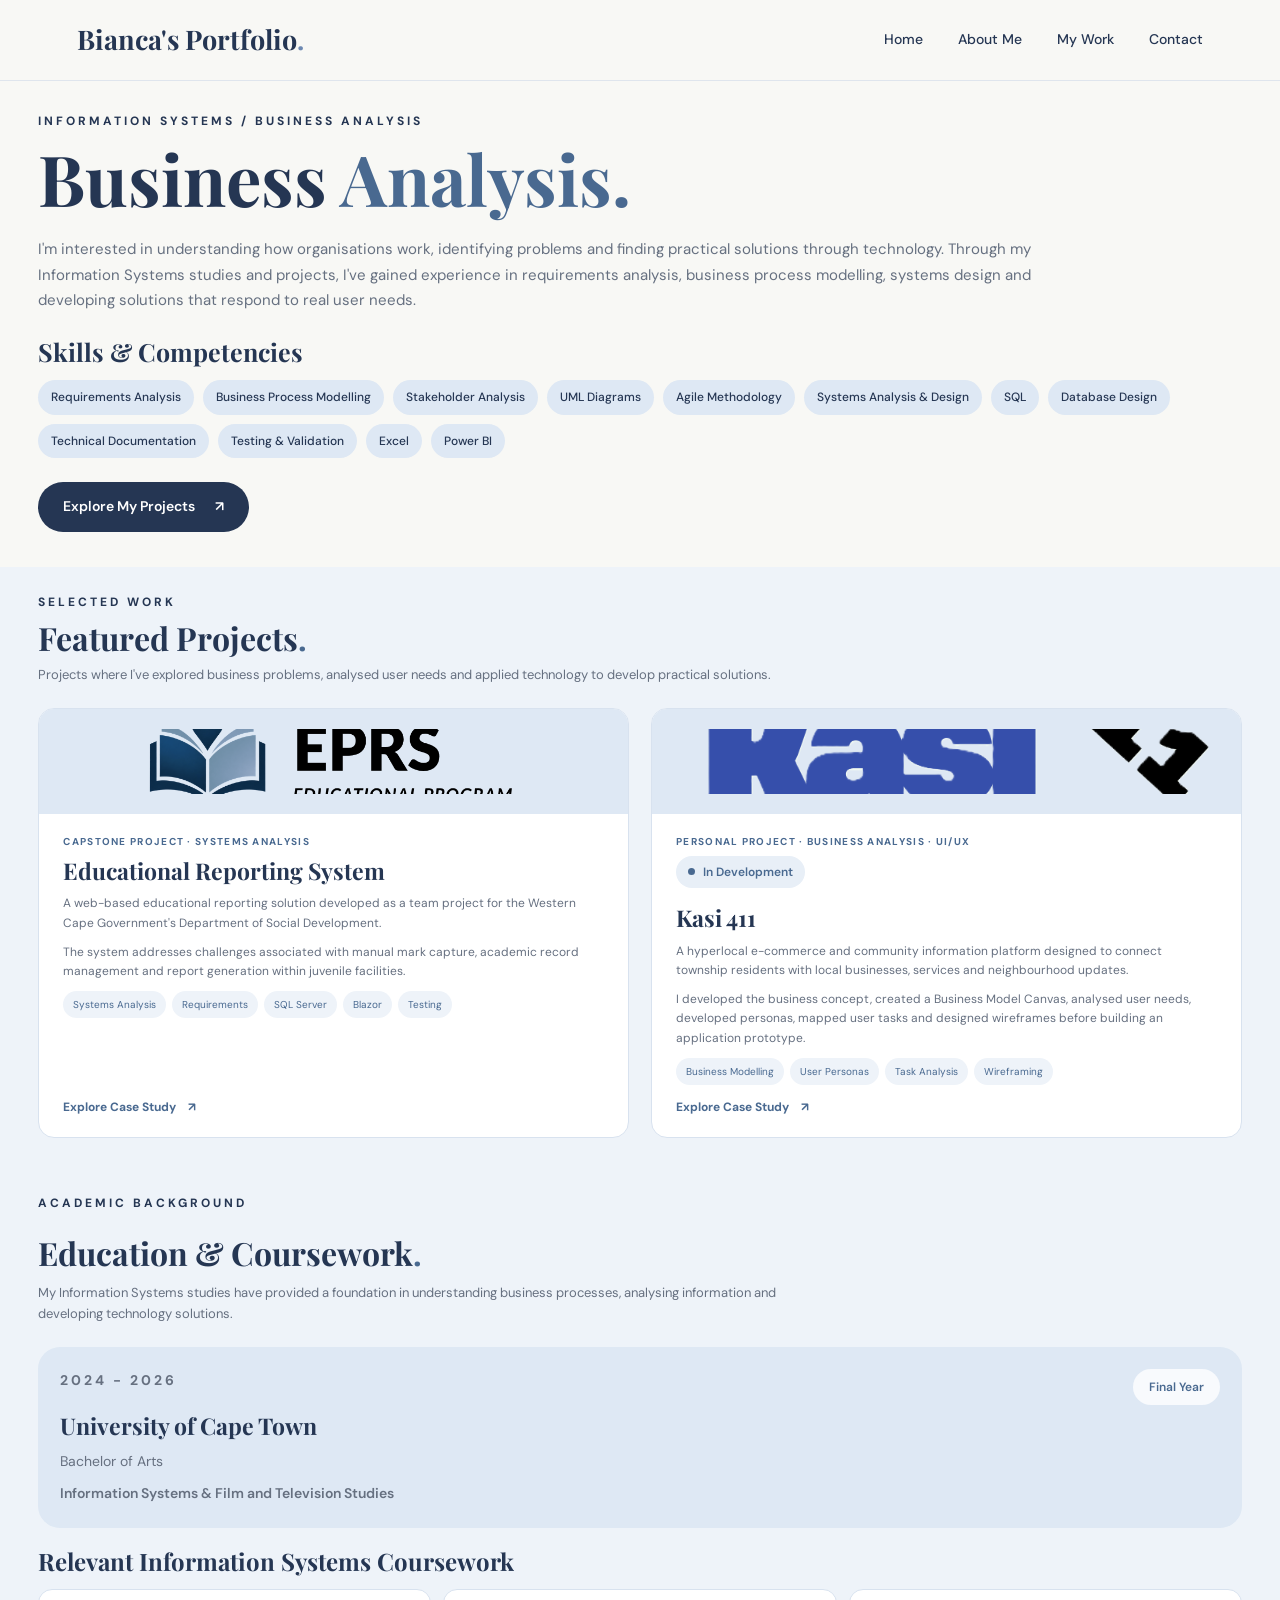
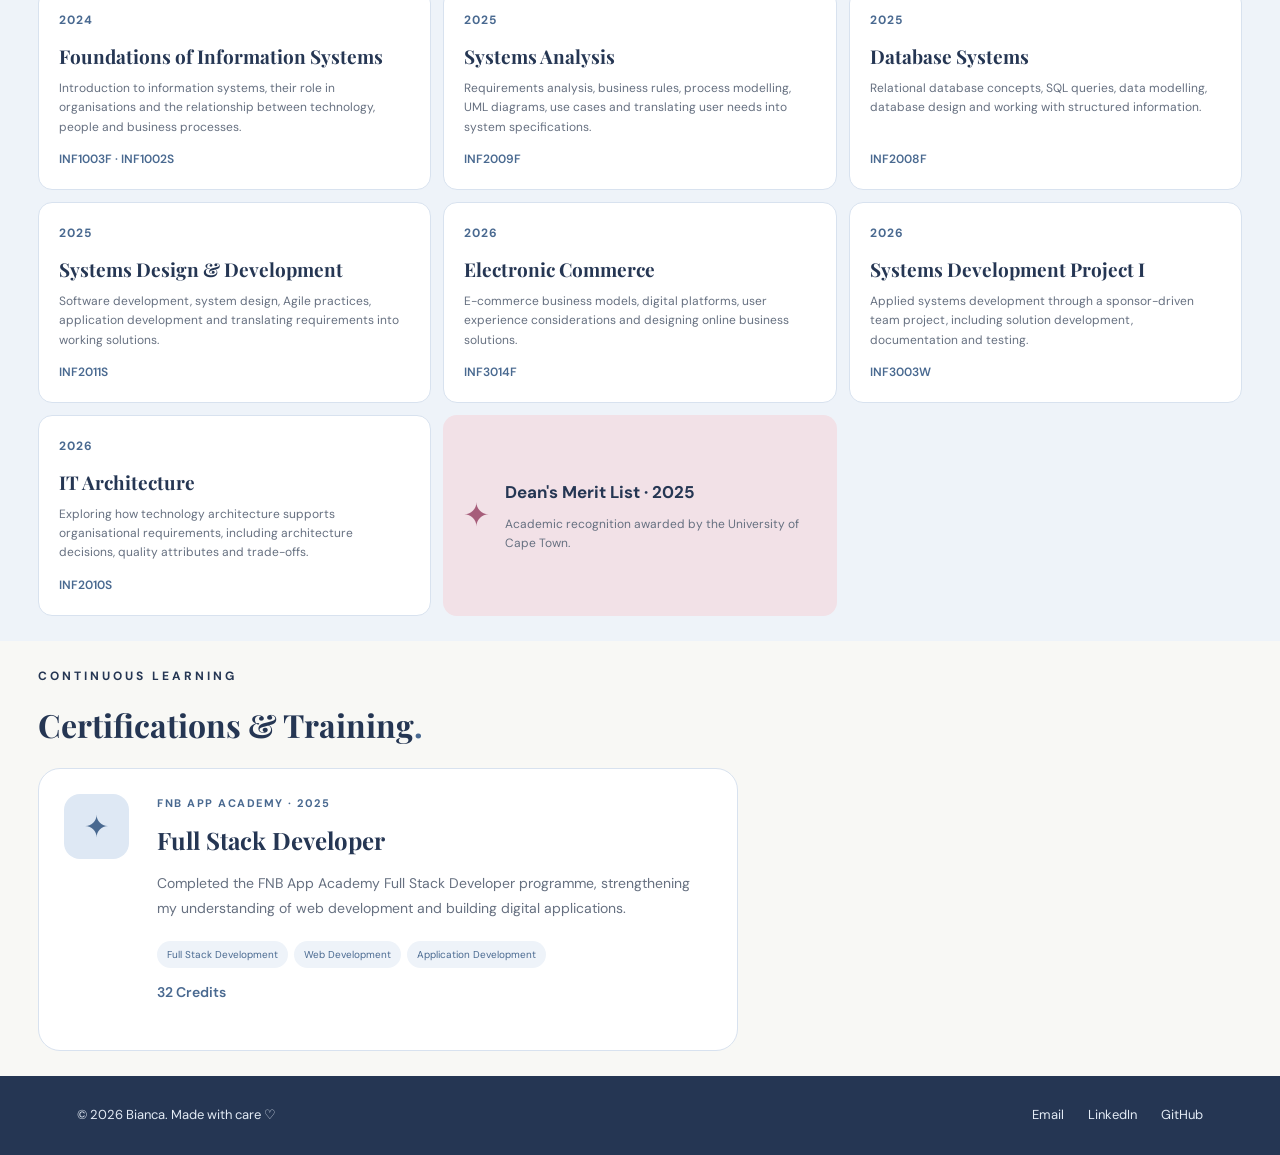
<file: business-analysis.html>
<!DOCTYPE html>
<html lang="en">
<head>
    <meta charset="UTF-8">
    <meta name="viewport" content="width=device-width, initial-scale=1.0">
    <title>Business Analysis | Bianca</title>

    <link rel="preconnect" href="https://fonts.googleapis.com">
    <link rel="preconnect" href="https://fonts.gstatic.com" crossorigin>
    <link href="https://fonts.googleapis.com/css2?family=DM+Sans:wght@400;500;600;700&family=Playfair+Display:wght@400;500;600;700&display=swap" rel="stylesheet">

    <link rel="stylesheet" href="style.css">
</head>

<body>

    <!-- NAVIGATION -->
    <header class="navbar">
        <a href="index.html" class="logo">Bianca's Portfolio<span>.</span></a>

        <nav class="nav-links" id="navLinks">
            <a href="index.html">Home</a>
            <a href="About.html">About Me</a>
            <a href="index.html#work">My Work</a>
            <a href="malito:biancaamandangobeni1802@gmail.com">Contact</a>
        </nav>

        <button class="menu-toggle" id="menuToggle"
                aria-label="Toggle navigation"
                aria-expanded="false">☰</button>
    </header>

    <main>

       
<!-- BUSINESS ANALYSIS INTRODUCTION -->
<section class="ba-hero">

    <div class="ba-hero-content">

        <p class="eyebrow">
            INFORMATION SYSTEMS / BUSINESS ANALYSIS
        </p>

        <h1>Business <span>Analysis.</span></h1>

        <p class="ba-intro">
            I'm interested in understanding how organisations
            work, identifying problems and finding practical
            solutions through technology.

            Through my Information Systems studies and
            projects, I've gained experience in requirements
            analysis, business process modelling, systems
            design and developing solutions that respond
            to real user needs.
        </p>

        <!-- SKILLS AND COMPETENCIES -->
        <div class="ba-hero-skills">

            <h2>Skills & Competencies</h2>

            <div class="ba-skill-list">
                <span>Requirements Analysis</span>
                <span>Business Process Modelling</span>
                <span>Stakeholder Analysis</span>
                <span>UML Diagrams</span>
                <span>Agile Methodology</span>
                <span>Systems Analysis & Design</span>
                <span>SQL</span>
                <span>Database Design</span>
                <span>Technical Documentation</span>
                <span>Testing & Validation</span>
                <span>Excel</span>
                <span>Power BI</span>
            </div>

        </div>

        <!-- EXPLORE PROJECTS BUTTON -->
        <a href="#projects" class="primary-btn">
            Explore My Projects <span>↗</span>
        </a>

    </div>

</section>

        <!-- FEATURED PROJECTS -->
        <section class="ba-projects" id="projects">
            <div class="ba-container">

                <div class="ba-section-heading">
                    <p class="eyebrow">SELECTED WORK</p>
                    <h2>Featured Projects<span>.</span></h2>
                    <p>
                        Projects where I've explored business problems,
                        analysed user needs and applied technology
                        to develop practical solutions.
                    </p>
                </div>

               
                <!-- ERPS -->
                <article class="ba-project-card">

                    <div class="ba-project-image">
                        <img src="images/presentation.png"
                             alt="ERPS application preview">

                       
                    </div>

                    <div class="ba-project-content">

                        <p class="ba-project-type">
                            CAPSTONE PROJECT · SYSTEMS ANALYSIS
                        </p>

                        <h3>Educational Reporting System</h3>

                        <p>
                            A web-based educational reporting
                            solution developed as a team project
                            for the Western Cape Government's
                            Department of Social Development.
                        </p>

                        <p>
                            The system addresses challenges associated
                            with manual mark capture, academic record
                            management and report generation within
                            juvenile facilities.
                        </p>

                        <div class="ba-tags">
                            <span>Systems Analysis</span>
                            <span>Requirements</span>
                            <span>SQL Server</span>
                            <span>Blazor</span>
                            <span>Testing</span>
                        </div>

                        <a href="erps.html"
                           class="ba-project-link">
                            Explore Case Study <span>↗</span>
                        </a>

                    </div>
                </article>

                 <!-- KASI 411 -->
                <article class="ba-project-card">

                    <div class="ba-project-image kasi-image">
                        <img src="images/klogo.png"
                             alt="Kasi 411 application preview"
                             >

                       
                    </div>

                    <div class="ba-project-content">

                        <p class="ba-project-type">
                            PERSONAL PROJECT · BUSINESS ANALYSIS · UI/UX
                        </p>

                        <div class="project-status">
                            <span class="status-dot"></span>
                            In Development
                        </div>

                        <h3>Kasi 411</h3>

                        <p>
                            A hyperlocal e-commerce and community
                            information platform designed to connect
                            township residents with local businesses,
                            services and neighbourhood updates.
                        </p>

                        <p>
                            I developed the business concept,
                            created a Business Model Canvas,
                            analysed user needs, developed personas,
                            mapped user tasks and designed wireframes
                            before building an application prototype.
                        </p>

                        <div class="ba-tags">
                            <span>Business Modelling</span>
                            <span>User Personas</span>
                            <span>Task Analysis</span>
                            <span>Wireframing</span>
                        </div>

                        <a href="kasi-411.html"
                           class="ba-project-link">
                            Explore Case Study <span>↗</span>
                        </a>

                    </div>
                </article>


            </div>
        </section>

        <!-- EDUCATION -->
        <section class="education-section" id="education">
            <div class="ba-container">

                <div class="ba-section-heading">
                    <p class="eyebrow">ACADEMIC BACKGROUND</p>
                    <h2>Education & Coursework<span>.</span></h2>
                    <p>
                        My Information Systems studies have
                        provided a foundation in understanding
                        business processes, analysing information
                        and developing technology solutions.
                    </p>
                </div>

                <div class="degree-card">
                    <div>
                        <p class="eyebrow">2024 - 2026</p>
                        <h3>University of Cape Town</h3>
                        <p>Bachelor of Arts</p>
                        <p class="degree-majors">
                            Information Systems &
                            Film and Television Studies
                        </p>
                    </div>

                    <span class="degree-label">
                        Final Year
                    </span>
                </div>

                <h3 class="coursework-title">
                    Relevant Information Systems Coursework
                </h3>

                <div class="course-grid">

                    <article class="course-card">
                        <span class="course-year">2024</span>
                        <h4>Foundations of Information Systems</h4>
                        <p>
                            Introduction to information systems,
                            their role in organisations and the
                            relationship between technology,
                            people and business processes.
                        </p>
                        <span class="course-code">
                            INF1003F · INF1002S
                        </span>
                    </article>

                    <article class="course-card">
                        <span class="course-year">2025</span>
                        <h4>Systems Analysis</h4>
                        <p>
                            Requirements analysis, business rules,
                            process modelling, UML diagrams,
                            use cases and translating user needs
                            into system specifications.
                        </p>
                        <span class="course-code">INF2009F</span>
                    </article>

                    <article class="course-card">
                        <span class="course-year">2025</span>
                        <h4>Database Systems</h4>
                        <p>
                            Relational database concepts,
                            SQL queries, data modelling,
                            database design and working
                            with structured information.
                        </p>
                        <span class="course-code">INF2008F</span>
                    </article>

                    <article class="course-card">
                        <span class="course-year">2025</span>
                        <h4>Systems Design & Development</h4>
                        <p>
                            Software development, system design,
                            Agile practices, application development
                            and translating requirements into
                            working solutions.
                        </p>
                        <span class="course-code">INF2011S</span>
                    </article>

                    <article class="course-card">
                        <span class="course-year">2026</span>
                        <h4>Electronic Commerce</h4>
                        <p>
                            E-commerce business models,
                            digital platforms, user experience
                            considerations and designing
                            online business solutions.
                        </p>
                        <span class="course-code">INF3014F</span>
                    </article>

                    <article class="course-card">
                        <span class="course-year">2026</span>
                        <h4>Systems Development Project I</h4>
                        <p>
                            Applied systems development through
                            a sponsor-driven team project,
                            including solution development,
                            documentation and testing.
                        </p>
                        <span class="course-code">INF3003W</span>
                    </article>

                    <article class="course-card">
                        <span class="course-year">2026</span>
                        <h4>IT Architecture</h4>
                        <p>
                            Exploring how technology architecture
                            supports organisational requirements,
                            including architecture decisions,
                            quality attributes and trade-offs.
                        </p>
                        <span class="course-code">INF2010S</span>
                    </article>
                    <!-- ACADEMIC RECOGNITION -->
                     <div class="academic-highlight">
                    <div class="highlight-icon">✦</div>
                    <div>
                        <h4>Dean's Merit List · 2025</h4>
                        <p>
                            Academic recognition awarded by
                            the University of Cape Town.
                        </p>
                    </div>
                </div>

                </div>

                
                

            </div>
        </section>

        <!-- CERTIFICATIONS -->
        <section class="certifications-section">
            <div class="ba-container">

                <p class="eyebrow">CONTINUOUS LEARNING</p>
                <h2>Certifications & Training<span>.</span></h2>

                <div class="certification-card">

                    <div class="cert-icon">✦</div>

                    <div class="cert-details">
                        <p class="cert-provider">
                            FNB APP ACADEMY · 2025
                        </p>

                        <h3>Full Stack Developer</h3>

                        <p>
                            Completed the FNB App Academy
                            Full Stack Developer programme,
                            strengthening my understanding
                            of web development and building
                            digital applications.
                        </p>

                        <div class="ba-tags">
                            <span>Full Stack Development</span>
                            <span>Web Development</span>
                            <span>Application Development</span>
                        </div>

                        <p class="cert-credits">
                            32 Credits
                        </p>
                    </div>

                </div>

            </div>
        </section>

        <!-- CONTACT -->
       

    </main>

    <footer class="footer">
        <p>
            © <span id="year"></span>
            Bianca. Made with care ♡
        </p>

        <div class="footer-links">
            <a href="malito:biancaamandangobeni1802@gmail.com">Email</a>
            <a href="https://www.linkedin.com/"
               target="_blank"
               rel="noopener noreferrer">LinkedIn</a>
            <a href="https://github.com/"
               target="_blank"
               rel="noopener noreferrer">GitHub</a>
        </div>
    </footer>

    <script src="script.js"></script>

</body>
</html>
</file>
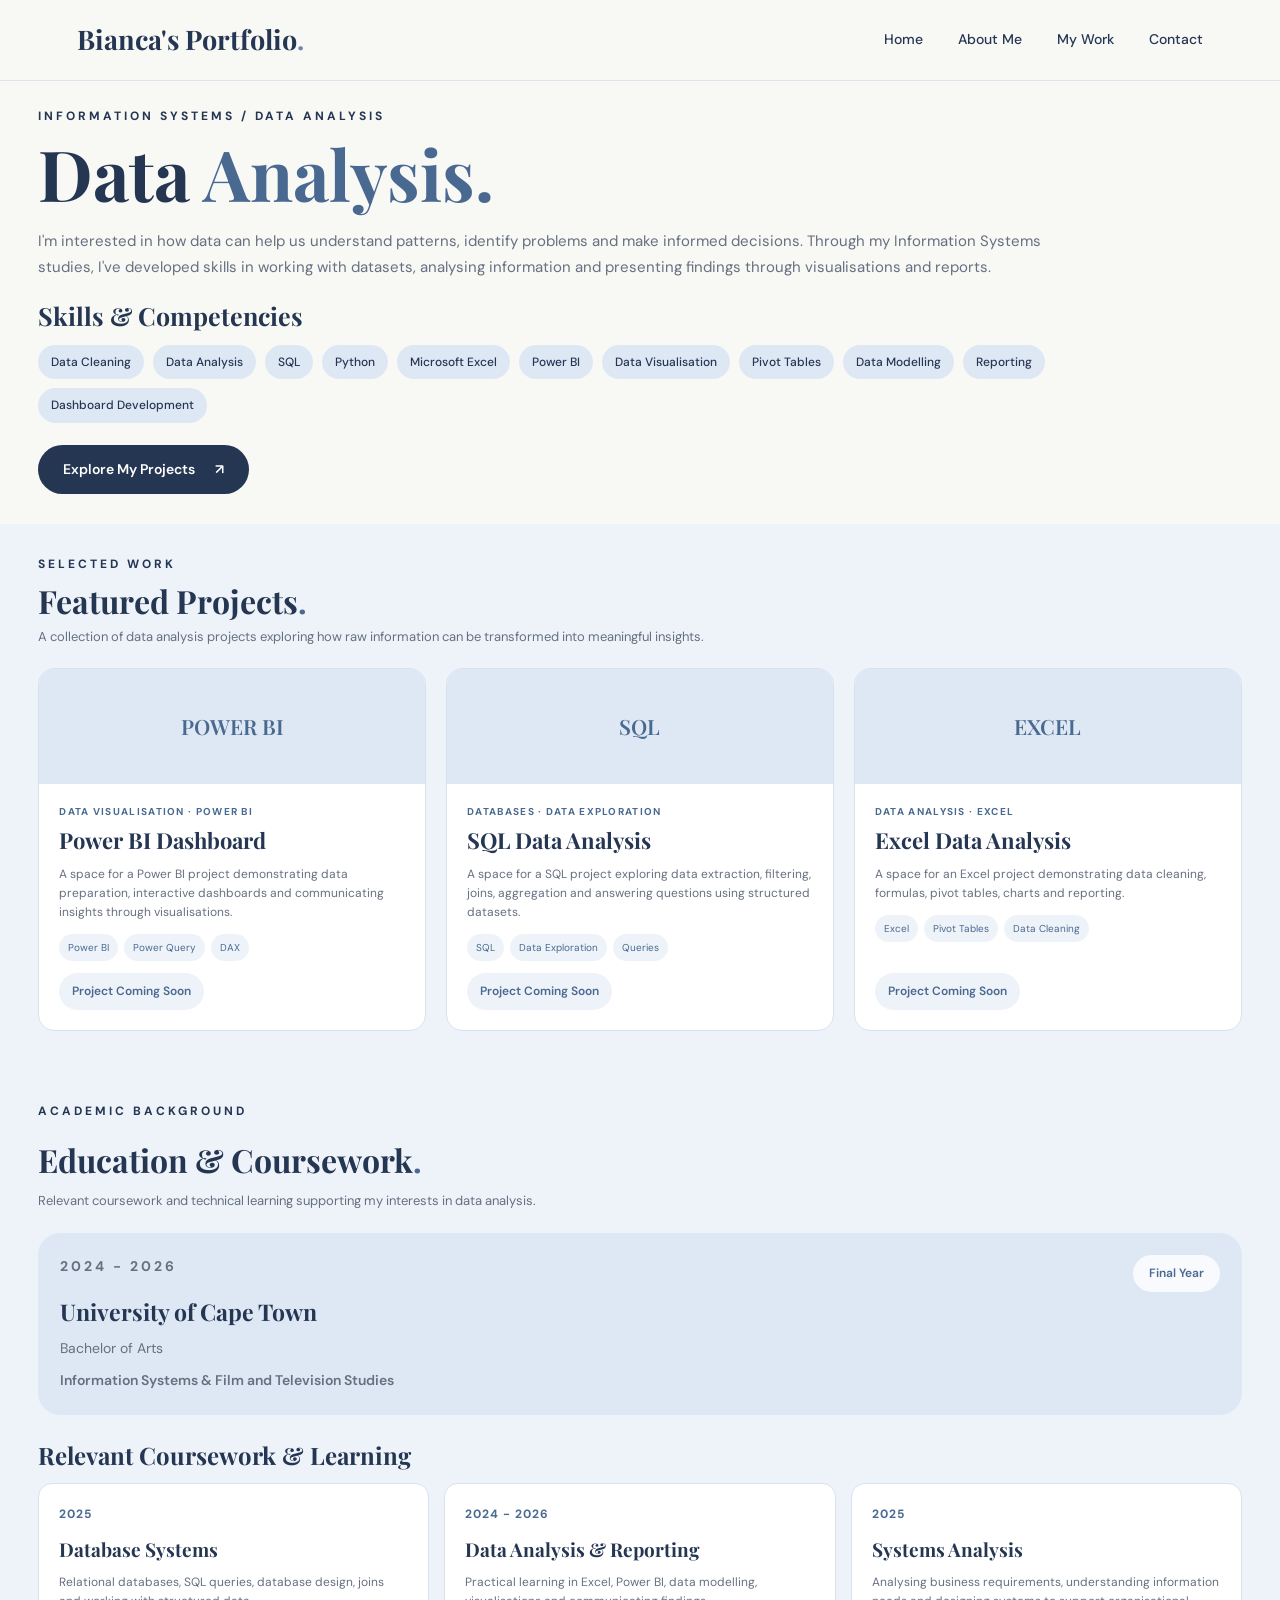
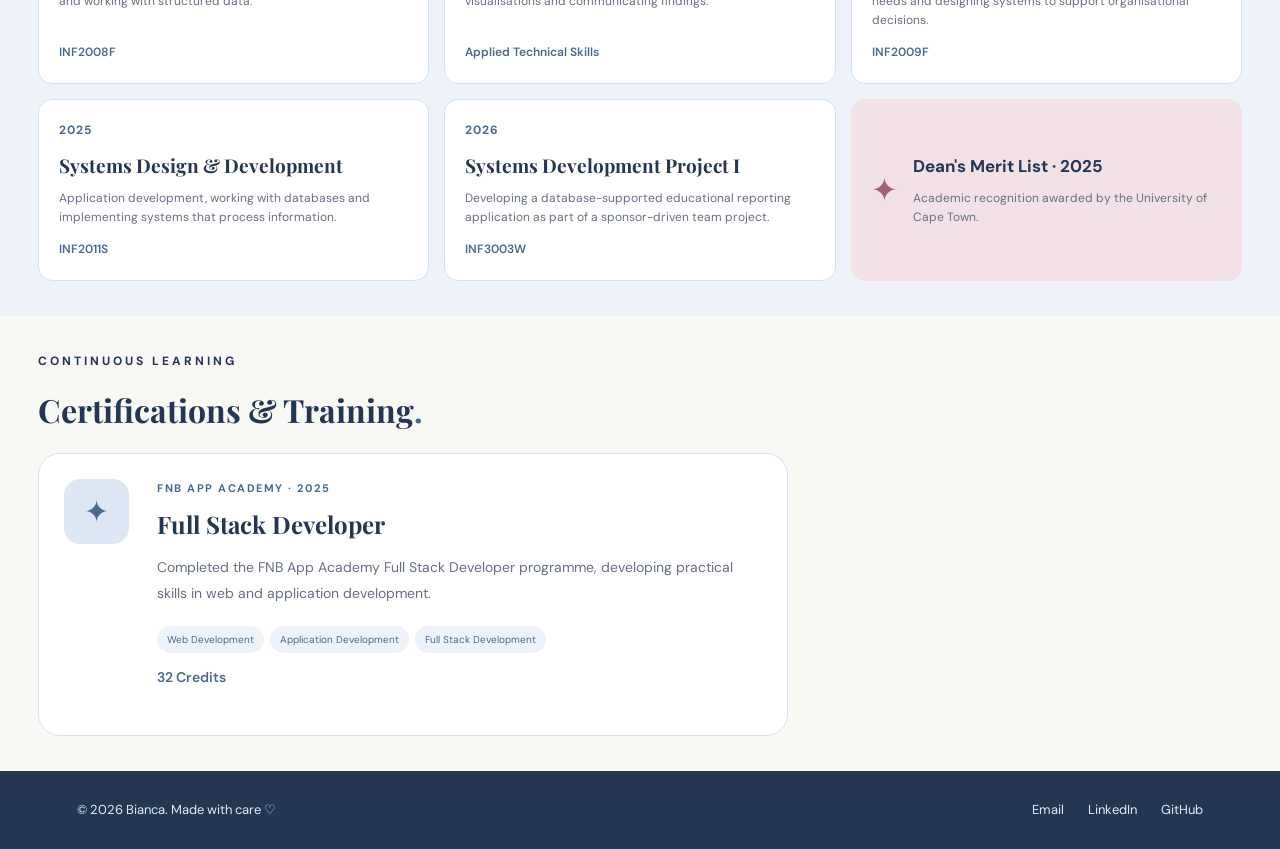
<file: data-analysis.html>
<!DOCTYPE html>
<html lang="en">
<head>
    <meta charset="UTF-8">
    <meta name="viewport" content="width=device-width, initial-scale=1.0">
    <title>Data Analysis | Bianca</title>

    <link rel="preconnect" href="https://fonts.googleapis.com">
    <link rel="preconnect" href="https://fonts.gstatic.com" crossorigin>
    <link href="https://fonts.googleapis.com/css2?family=DM+Sans:wght@400;500;600;700&family=Playfair+Display:wght@400;500;600;700&display=swap" rel="stylesheet">

    <link rel="stylesheet" href="style.css">
</head>

<body>

    <!-- NAVIGATION -->
    <header class="navbar">
        <a href="index.html" class="logo">Bianca's Portfolio<span>.</span></a>

        <nav class="nav-links" id="navLinks">
            <a href="index.html">Home</a>
            <a href="About.html">About Me</a>
            <a href="index.html#work">My Work</a>
            <a href="malito:biancaamandangobeni1802@gmail.com">Contact</a>
        </nav>

        <button class="menu-toggle" id="menuToggle"
                aria-label="Toggle navigation"
                aria-expanded="false">☰</button>
    </header>

    <main>

        <!-- INTRODUCTION AND SKILLS -->
        <section class="ba-hero portfolio-intro">

            <div class="ba-hero-content">

                <p class="eyebrow">
                    INFORMATION SYSTEMS / DATA ANALYSIS
                </p>

                <h1>Data <span>Analysis.</span></h1>

                <p class="ba-intro">
                    I'm interested in how data can help us understand
                    patterns, identify problems and make informed
                    decisions. Through my Information Systems studies,
                    I've developed skills in working with datasets,
                    analysing information and presenting findings
                    through visualisations and reports.
                </p>

                <div class="ba-hero-skills">
                    <h2>Skills & Competencies</h2>

                    <div class="ba-skill-list">
                        <span>Data Cleaning</span>
                        <span>Data Analysis</span>
                        <span>SQL</span>
                        <span>Python</span>
                        <span>Microsoft Excel</span>
                        <span>Power BI</span>
                        <span>Data Visualisation</span>
                        <span>Pivot Tables</span>
                        <span>Data Modelling</span>
                        <span>Reporting</span>
                        <span>Dashboard Development</span>
                    </div>
                </div>

                <a href="#projects" class="primary-btn">
                    Explore My Projects <span>↗</span>
                </a>

            </div>
        </section>

        <!-- FEATURED PROJECTS -->
        <section class="ba-projects portfolio-projects" id="projects">

            <div class="ba-container">

                <div class="ba-section-heading">
                    <p class="eyebrow">SELECTED WORK</p>
                    <h2>Featured Projects<span>.</span></h2>
                    <p>
                        A collection of data analysis projects
                        exploring how raw information can be
                        transformed into meaningful insights.
                    </p>
                </div>

                <!-- PROJECT PLACEHOLDER 1 -->
                <article class="ba-project-card">

                    <div class="ba-project-image">
                        <div class="ba-image-label">
                            POWER BI
                        </div>
                    </div>

                    <div class="ba-project-content">

                        <p class="ba-project-type">
                            DATA VISUALISATION · POWER BI
                        </p>

                        <h3>Power BI Dashboard</h3>

                        <p>
                            A space for a Power BI project
                            demonstrating data preparation,
                            interactive dashboards and
                            communicating insights through
                            visualisations.
                        </p>

                        <div class="ba-tags">
                            <span>Power BI</span>
                            <span>Power Query</span>
                            <span>DAX</span>
                        </div>

                        <span class="portfolio-coming-soon">
                            Project Coming Soon
                        </span>

                    </div>
                </article>

                <!-- PROJECT PLACEHOLDER 2 -->
                <article class="ba-project-card">

                    <div class="ba-project-image">
                        <div class="ba-image-label">
                            SQL
                        </div>
                    </div>

                    <div class="ba-project-content">

                        <p class="ba-project-type">
                            DATABASES · DATA EXPLORATION
                        </p>

                        <h3>SQL Data Analysis</h3>

                        <p>
                            A space for a SQL project exploring
                            data extraction, filtering, joins,
                            aggregation and answering questions
                            using structured datasets.
                        </p>

                        <div class="ba-tags">
                            <span>SQL</span>
                            <span>Data Exploration</span>
                            <span>Queries</span>
                        </div>

                        <span class="portfolio-coming-soon">
                            Project Coming Soon
                        </span>

                    </div>
                </article>

                <!-- PROJECT PLACEHOLDER 3 -->
                <article class="ba-project-card">

                    <div class="ba-project-image">
                        <div class="ba-image-label">
                            EXCEL
                        </div>
                    </div>

                    <div class="ba-project-content">

                        <p class="ba-project-type">
                            DATA ANALYSIS · EXCEL
                        </p>

                        <h3>Excel Data Analysis</h3>

                        <p>
                            A space for an Excel project
                            demonstrating data cleaning,
                            formulas, pivot tables, charts
                            and reporting.
                        </p>

                        <div class="ba-tags">
                            <span>Excel</span>
                            <span>Pivot Tables</span>
                            <span>Data Cleaning</span>
                        </div>

                        <span class="portfolio-coming-soon">
                            Project Coming Soon
                        </span>

                    </div>
                </article>

            </div>
        </section>

        <!-- EDUCATION -->
        <section class="education-section portfolio-education">

            <div class="ba-container">

                <div class="ba-section-heading">
                    <p class="eyebrow">ACADEMIC BACKGROUND</p>
                    <h2>Education & Coursework<span>.</span></h2>
                    <p>
                        Relevant coursework and technical learning
                        supporting my interests in data analysis.
                    </p>
                </div>

                <div class="degree-card">
                    <div>
                        <p class="eyebrow">2024 - 2026</p>
                        <h3>University of Cape Town</h3>
                        <p>Bachelor of Arts</p>
                        <p class="degree-majors">
                            Information Systems &
                            Film and Television Studies
                        </p>
                    </div>

                    <span class="degree-label">Final Year</span>
                </div>

                <h3 class="coursework-title">
                    Relevant Coursework & Learning
                </h3>

                <div class="course-grid">

                    <article class="course-card">
                        <span class="course-year">2025</span>
                        <h4>Database Systems</h4>
                        <p>
                            Relational databases, SQL queries,
                            database design, joins and working
                            with structured data.
                        </p>
                        <span class="course-code">INF2008F</span>
                    </article>

                    <article class="course-card">
                        <span class="course-year">2024 - 2026</span>
                        <h4>Data Analysis & Reporting</h4>
                        <p>
                            Practical learning in Excel,
                            Power BI, data modelling,
                            visualisations and communicating
                            findings.
                        </p>
                        <span class="course-code">
                            Applied Technical Skills
                        </span>
                    </article>

                    <article class="course-card">
                        <span class="course-year">2025</span>
                        <h4>Systems Analysis</h4>
                        <p>
                            Analysing business requirements,
                            understanding information needs
                            and designing systems to support
                            organisational decisions.
                        </p>
                        <span class="course-code">INF2009F</span>
                    </article>

                    <article class="course-card">
                        <span class="course-year">2025</span>
                        <h4>Systems Design & Development</h4>
                        <p>
                            Application development, working
                            with databases and implementing
                            systems that process information.
                        </p>
                        <span class="course-code">INF2011S</span>
                    </article>

                    <article class="course-card">
                        <span class="course-year">2026</span>
                        <h4>Systems Development Project I</h4>
                        <p>
                            Developing a database-supported
                            educational reporting application
                            as part of a sponsor-driven
                            team project.
                        </p>
                        <span class="course-code">INF3003W</span>
                    </article>

                    <div class="academic-highlight">
                        <div class="highlight-icon">✦</div>
                        <div>
                            <h4>Dean's Merit List · 2025</h4>
                            <p>
                                Academic recognition awarded
                                by the University of Cape Town.
                            </p>
                        </div>
                    </div>

                </div>

            </div>
        </section>

        <!-- CERTIFICATIONS -->
        <section class="certifications-section portfolio-certifications">

            <div class="ba-container">

                <p class="eyebrow">CONTINUOUS LEARNING</p>
                <h2>Certifications & Training<span>.</span></h2>

                <div class="certification-card">

                    <div class="cert-icon">✦</div>

                    <div class="cert-details">
                        <p class="cert-provider">
                            FNB APP ACADEMY · 2025
                        </p>

                        <h3>Full Stack Developer</h3>

                        <p>
                            Completed the FNB App Academy
                            Full Stack Developer programme,
                            developing practical skills in
                            web and application development.
                        </p>

                        <div class="ba-tags">
                            <span>Web Development</span>
                            <span>Application Development</span>
                            <span>Full Stack Development</span>
                        </div>

                        <p class="cert-credits">32 Credits</p>
                    </div>

                </div>

            </div>
        </section>

      

    </main>

    <footer class="footer">
        <p>© <span id="year"></span> Bianca. Made with care ♡</p>

        <div class="footer-links">
            <a href="biancaamandangobeni1802@gmail.com">Email</a>
            <a href="https://www.linkedin.com/"
               target="_blank" rel="noopener noreferrer">LinkedIn</a>
            <a href="https://github.com/"
               target="_blank" rel="noopener noreferrer">GitHub</a>
        </div>
    </footer>

    <script src="script.js"></script>
</body>
</html>
</file>
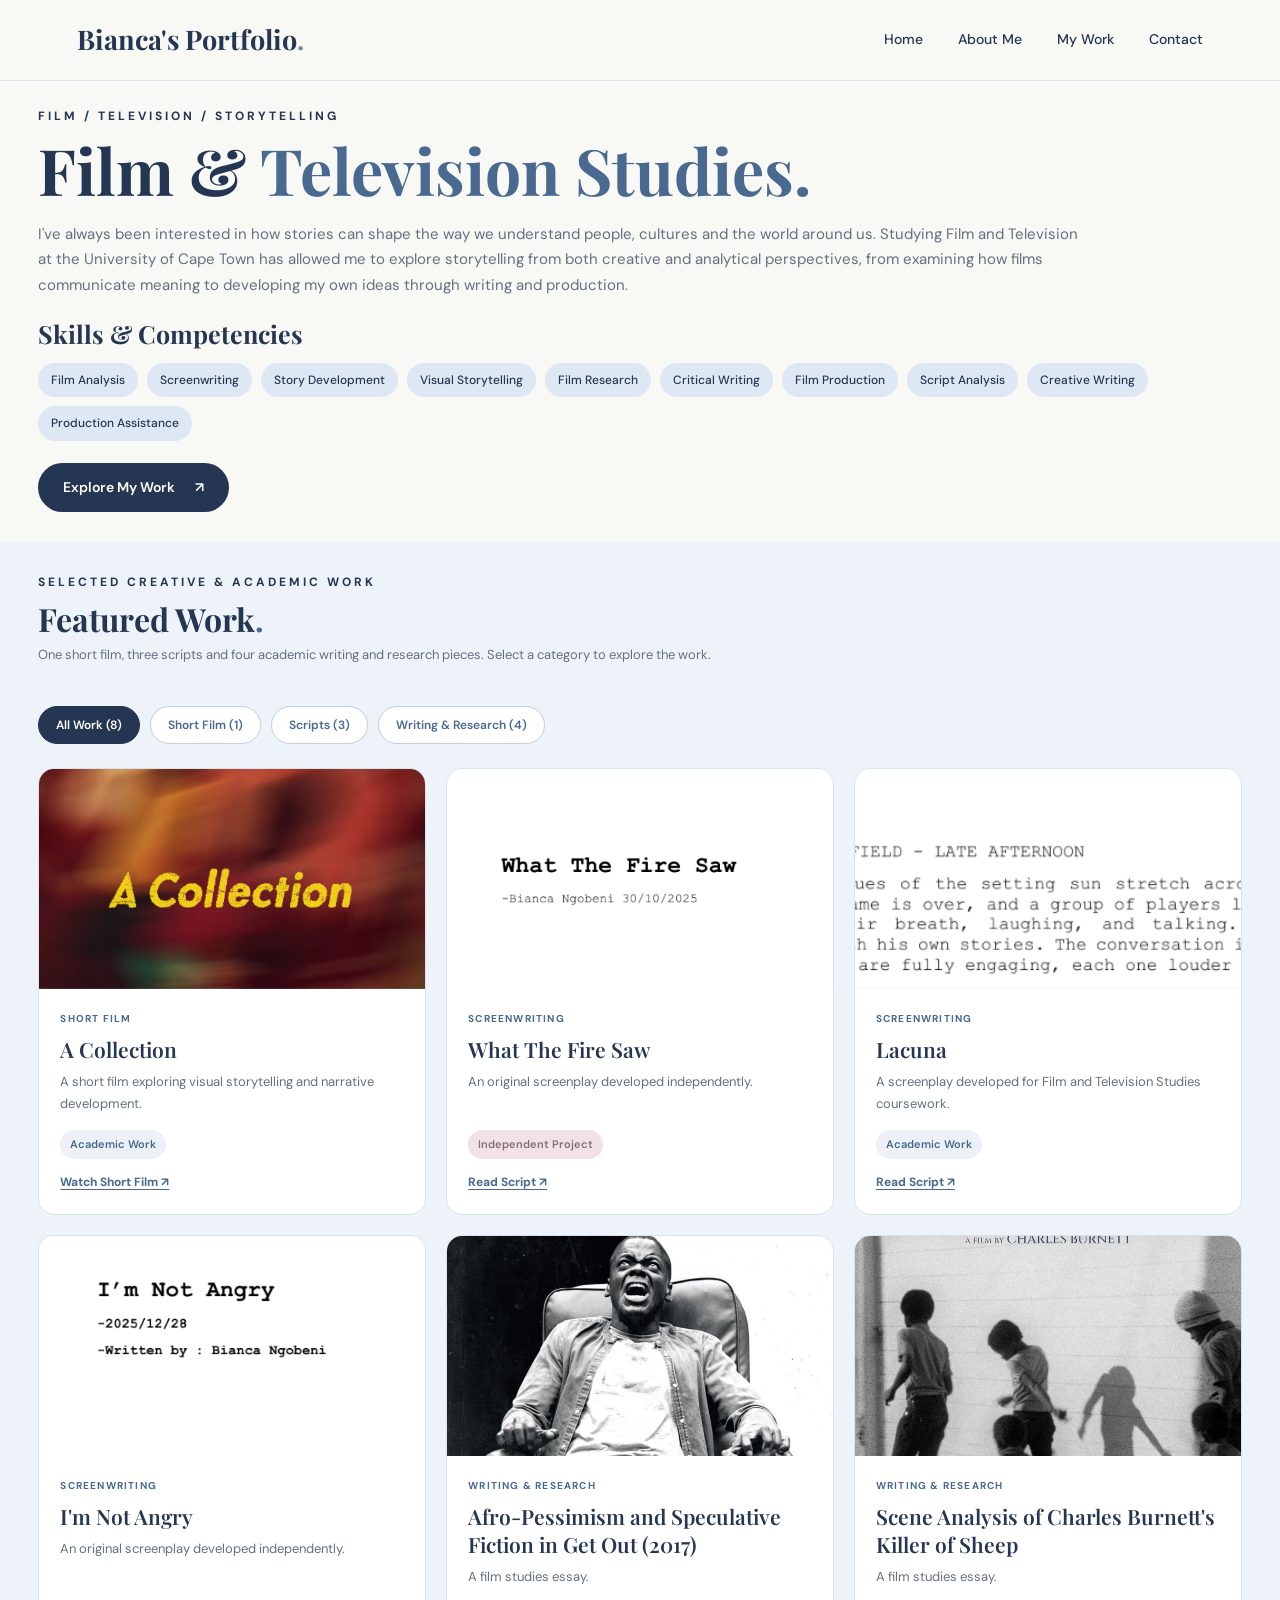
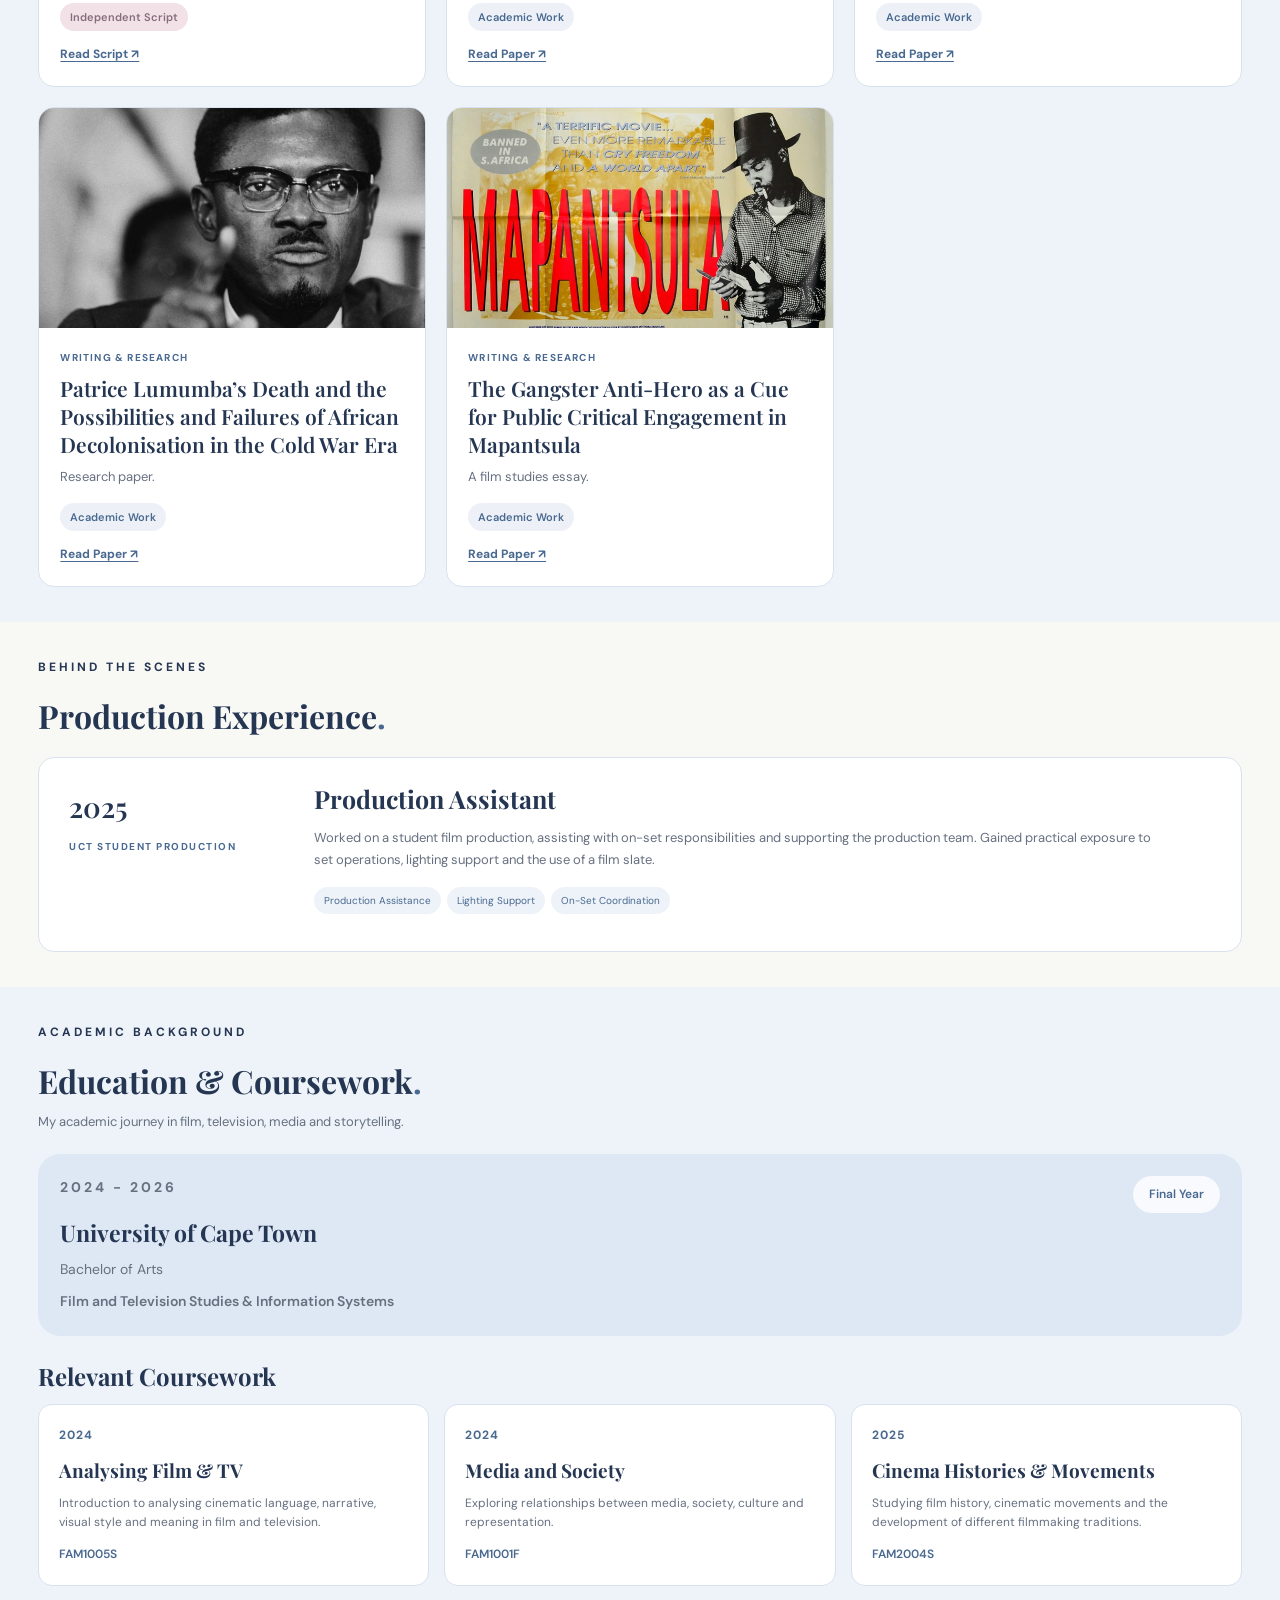
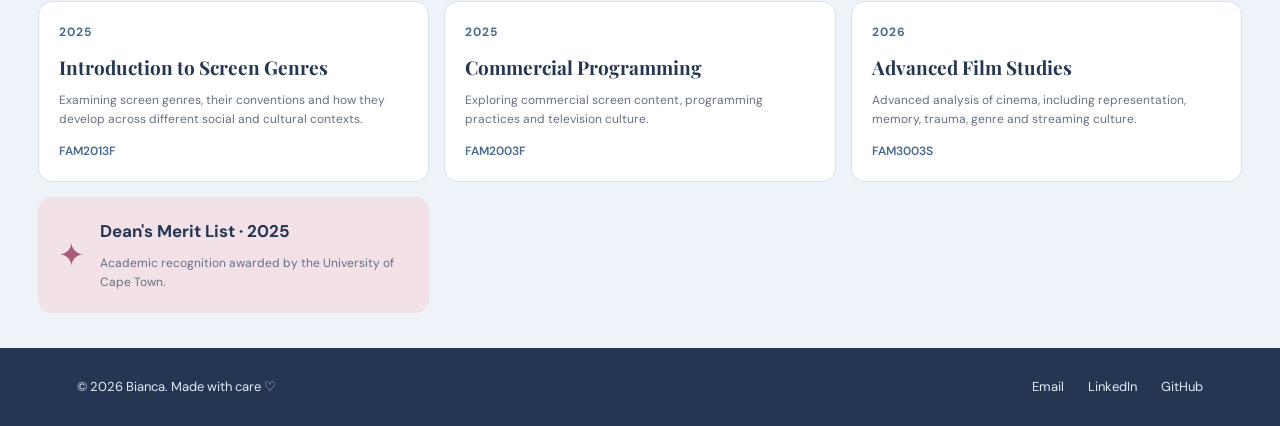
<file: film.html>
<!DOCTYPE html>
<html lang="en">
<head>
    <meta charset="UTF-8">
    <meta name="viewport" content="width=device-width, initial-scale=1.0">

    <title>Film & Television Studies | Bianca</title>

    <link rel="preconnect" href="https://fonts.googleapis.com">
    <link rel="preconnect" href="https://fonts.gstatic.com" crossorigin>

    <link href="https://fonts.googleapis.com/css2?family=DM+Sans:wght@400;500;600;700&family=Playfair+Display:wght@400;500;600;700&display=swap"
          rel="stylesheet">

    <link rel="stylesheet" href="style.css">

    <style>

        /* =========================================
           FILM PORTFOLIO GALLERY
        ========================================= */

        .film-page .film-gallery-wrap {
            grid-column: 1 / -1;
            min-width: 0;
        }

        .film-page .film-filters {
            display: flex;
            gap: 10px;
            flex-wrap: wrap;
            margin: 20px 0 24px;
        }

        .film-page .film-filter {
            font: 600 12px 'DM Sans', sans-serif;
            padding: 10px 17px;
            border: 1px solid #BFD0E5;
            border-radius: 30px;
            background: #FFFFFF;
            color: #496990;
            cursor: pointer;
        }

        .film-page .film-filter:hover {
            background: #DEE8F4;
        }

        .film-page .film-filter.active {
            background: #253653;
            border-color: #253653;
            color: #FFFFFF;
        }

        /* GALLERY */

        .film-page .film-gallery {
            display: grid;
            grid-template-columns: repeat(3, minmax(0, 1fr));
            gap: 20px;
        }

        .film-page .film-gallery-card {
            min-width: 0;
            display: flex;
            flex-direction: column;
            background: #FFFFFF;
            border: 1px solid #D8E2EE;
            border-radius: 16px;
            overflow: hidden;
        }

        .film-page .film-gallery-card[hidden] {
            display: none !important;
        }

        /* =========================================
           ACTUAL IMAGE PREVIEWS
        ========================================= */

        .film-page .film-card-image {
            position: relative;
            display: block;
            width: 100%;
            height: 220px;
            border: 0;
            padding: 0;
            margin: 0;
            background: #E5EAF2;
            overflow: hidden;
            cursor: zoom-in;
        }

        /* Keep alternating pink sections */

        .film-page .film-gallery-card:nth-child(even) .film-card-image {
            background: #F2E1E7;
        }

        .film-page .film-card-image img {
            display: block;
            width: 100%;
            height: 100%;
            object-fit: cover;
            object-position: center;
            transition: transform 0.3s ease;
        }

        .film-page .film-card-image:hover img {
            transform: scale(1.04);
        }

        /* Placeholder only when image fails */

        .film-page .film-placeholder {
            width: 100%;
            height: 100%;
            display: flex;
            flex-direction: column;
            align-items: center;
            justify-content: center;
            text-align: center;
            color: #496990;
            padding: 20px;
        }

        .film-page .film-placeholder strong {
            display: block;
            font: 600 22px 'Playfair Display', serif;
            margin-bottom: 6px;
        }

        .film-page .film-placeholder small {
            font-size: 11px;
        }

        /* =========================================
           CARD CONTENT
        ========================================= */

        .film-page .film-card-body {
            display: flex;
            flex-direction: column;
            flex: 1;
            padding: 21px;
        }

        .film-page .film-card-body h3 {
            font: 600 21px 'Playfair Display', serif;
            color: #253653;
            margin: 8px 0;
        }

        .film-page .film-card-body p {
            color: #667080;
            font-size: 13px;
            line-height: 1.7;
            margin: 0 0 14px;
        }

        .film-page .film-card-type {
            font-size: 10px;
            font-weight: 700;
            letter-spacing: 1.2px;
            color: #496990;
            text-transform: uppercase;
        }

        .film-page .film-card-bottom {
            margin-top: auto;
        }

        .film-page .film-card-badge {
            display: inline-block;
            background: #EDF1F7;
            color: #496990;
            border-radius: 20px;
            padding: 5px 10px;
            font-size: 11px;
            font-weight: 600;
        }

        /* KEEP INDEPENDENT PROJECT LABELS PINK */

        .film-page .film-card-badge.independent {
            background: #F2E1E7;
            color: #866D7C;
        }

        .film-page .film-card-link {
            display: block;
            width: fit-content;
            margin-top: 13px;
            color: #496990;
            font-size: 12px;
            font-weight: 700;
            text-decoration: underline;
            text-underline-offset: 3px;
        }

        .film-page .film-card-link:not([href]) {
            opacity: 0.5;
            cursor: default;
        }

        /* =========================================
           FULL-SIZE IMAGE VIEWER
        ========================================= */

        .film-page .film-viewer {
            display: none;
            position: fixed;
            inset: 0;
            z-index: 2000;
            padding: 30px;
            background: rgba(27, 36, 50, 0.94);
            align-items: center;
            justify-content: center;
            flex-direction: column;
        }

        .film-page .film-viewer.open {
            display: flex;
        }

        .film-page .film-viewer img {
            display: block;
            max-width: 95vw;
            max-height: 80vh;
            width: auto;
            height: auto;
            object-fit: contain;
        }

        .film-page .film-viewer p {
            color: #FFFFFF;
            font-size: 13px;
            margin-top: 15px;
            text-align: center;
        }

        .film-page .film-viewer-close {
            position: absolute;
            right: 22px;
            top: 12px;
            background: transparent;
            border: 0;
            color: #FFFFFF;
            font-size: 36px;
            cursor: pointer;
        }

        /* =========================================
           RESPONSIVE
        ========================================= */

        @media (max-width: 950px) {
            .film-page .film-gallery {
                grid-template-columns: repeat(2, minmax(0, 1fr));
            }
        }

        @media (max-width: 650px) {
            .film-page .film-gallery {
                grid-template-columns: 1fr;
            }

            .film-page .film-card-image {
                height: 205px;
            }
        }

    </style>
</head>

<body class="film-page">

    <!-- NAVIGATION -->

    <header class="navbar">

        <a href="index.html" class="logo">
            Bianca's Portfolio<span>.</span>
        </a>

        <nav class="nav-links" id="navLinks">
            <a href="index.html">Home</a>
            <a href="about.html">About Me</a>
            <a href="index.html#work">My Work</a>
            <a href="mailto:biancaamandangobeni1802@gmail.com">Contact</a>
        </nav>

        <button
            class="menu-toggle"
            id="menuToggle"
            type="button"
            aria-label="Toggle navigation"
            aria-expanded="false">
            ☰
        </button>

    </header>

    <main>

        <!-- INTRODUCTION -->

        <section class="ba-hero portfolio-intro">
            <div class="ba-hero-content">

                <p class="eyebrow">
                    FILM / TELEVISION / STORYTELLING
                </p>

                <h1>
                    Film & <span>Television Studies.</span>
                </h1>

                <p class="ba-intro">
                    I've always been interested in how stories
                    can shape the way we understand people,
                    cultures and the world around us.

                    Studying Film and Television at the
                    University of Cape Town has allowed me
                    to explore storytelling from both creative
                    and analytical perspectives, from examining
                    how films communicate meaning to developing
                    my own ideas through writing and production.
                </p>

                <div class="ba-hero-skills">

                    <h2>Skills & Competencies</h2>

                    <div class="ba-skill-list">
                        <span>Film Analysis</span>
                        <span>Screenwriting</span>
                        <span>Story Development</span>
                        <span>Visual Storytelling</span>
                        <span>Film Research</span>
                        <span>Critical Writing</span>
                        <span>Film Production</span>
                        <span>Script Analysis</span>
                        <span>Creative Writing</span>
                        <span>Production Assistance</span>
                    </div>

                </div>

                <a href="#projects" class="primary-btn">
                    Explore My Work <span>↗</span>
                </a>

            </div>
        </section>

        <!-- FEATURED WORK -->

        <section class="ba-projects portfolio-projects" id="projects">
            <div class="ba-container">

                <div class="ba-section-heading">

                    <p class="eyebrow">
                        SELECTED CREATIVE & ACADEMIC WORK
                    </p>

                    <h2>Featured Work<span>.</span></h2>

                    <p>
                        One short film, three scripts and four academic
                        writing and research pieces. Select a category
                        to explore the work.
                    </p>

                </div>

                <div class="film-gallery-wrap">

                    <!-- FILTERS -->

                    <div class="film-filters" aria-label="Filter film work">

                        <button
                            class="film-filter active"
                            type="button"
                            data-filter="all"
                            aria-pressed="true">
                            All Work (8)
                        </button>

                        <button
                            class="film-filter"
                            type="button"
                            data-filter="film"
                            aria-pressed="false">
                            Short Film (1)
                        </button>

                        <button
                            class="film-filter"
                            type="button"
                            data-filter="script"
                            aria-pressed="false">
                            Scripts (3)
                        </button>

                        <button
                            class="film-filter"
                            type="button"
                            data-filter="research"
                            aria-pressed="false">
                            Writing & Research (4)
                        </button>

                    </div>

                    <!-- CARDS GENERATED BY JAVASCRIPT -->

                    <div class="film-gallery" id="filmGallery"></div>

                </div>

            </div>
        </section>

        <!-- PRODUCTION EXPERIENCE -->

        <section class="film-experience">
            <div class="ba-container">

                <div class="ba-section-heading">
                    <p class="eyebrow">BEHIND THE SCENES</p>
                    <h2>Production Experience<span>.</span></h2>
                </div>

                <div class="film-experience-card">

                    <div class="film-experience-date">
                        <span>2025</span>
                        <span>UCT STUDENT PRODUCTION</span>
                    </div>

                    <div class="film-experience-details">

                        <h3>Production Assistant</h3>

                        <p>
                            Worked on a student film production,
                            assisting with on-set responsibilities
                            and supporting the production team.
                            Gained practical exposure to set
                            operations, lighting support and
                            the use of a film slate.
                        </p>

                        <div class="ba-tags">
                            <span>Production Assistance</span>
                            <span>Lighting Support</span>
                            <span>On-Set Coordination</span>
                        </div>

                    </div>

                </div>

            </div>
        </section>

        <!-- EDUCATION -->

        <section class="education-section portfolio-education">
            <div class="ba-container">

                <div class="ba-section-heading">

                    <p class="eyebrow">ACADEMIC BACKGROUND</p>

                    <h2>Education & Coursework<span>.</span></h2>

                    <p>
                        My academic journey in film,
                        television, media and storytelling.
                    </p>

                </div>

                <div class="degree-card">

                    <div>
                        <p class="eyebrow">2024 - 2026</p>

                        <h3>University of Cape Town</h3>

                        <p>Bachelor of Arts</p>

                        <p class="degree-majors">
                            Film and Television Studies &
                            Information Systems
                        </p>
                    </div>

                    <span class="degree-label">Final Year</span>

                </div>

                <h3 class="coursework-title">
                    Relevant Coursework
                </h3>

                <div class="course-grid">

                    <article class="course-card">
                        <span class="course-year">2024</span>
                        <h4>Analysing Film & TV</h4>
                        <p>
                            Introduction to analysing cinematic
                            language, narrative, visual style
                            and meaning in film and television.
                        </p>
                        <span class="course-code">FAM1005S</span>
                    </article>

                    <article class="course-card">
                        <span class="course-year">2024</span>
                        <h4>Media and Society</h4>
                        <p>
                            Exploring relationships between media,
                            society, culture and representation.
                        </p>
                        <span class="course-code">FAM1001F</span>
                    </article>

                    <article class="course-card">
                        <span class="course-year">2025</span>
                        <h4>Cinema Histories & Movements</h4>
                        <p>
                            Studying film history, cinematic
                            movements and the development of
                            different filmmaking traditions.
                        </p>
                        <span class="course-code">FAM2004S</span>
                    </article>

                    <article class="course-card">
                        <span class="course-year">2025</span>
                        <h4>Introduction to Screen Genres</h4>
                        <p>
                            Examining screen genres, their
                            conventions and how they develop
                            across different social and
                            cultural contexts.
                        </p>
                        <span class="course-code">FAM2013F</span>
                    </article>

                    <article class="course-card">
                        <span class="course-year">2025</span>
                        <h4>Commercial Programming</h4>
                        <p>
                            Exploring commercial screen content,
                            programming practices and
                            television culture.
                        </p>
                        <span class="course-code">FAM2003F</span>
                    </article>

                    <article class="course-card">
                        <span class="course-year">2026</span>
                        <h4>Advanced Film Studies</h4>
                        <p>
                            Advanced analysis of cinema,
                            including representation, memory,
                            trauma, genre and streaming culture.
                        </p>
                        <span class="course-code">FAM3003S</span>
                    </article>

                    <!-- KEEP DEAN'S MERIT LIST PINK -->

                    <div class="academic-highlight">

                        <div class="highlight-icon">✦</div>

                        <div>
                            <h4>Dean's Merit List · 2025</h4>
                            <p>
                                Academic recognition awarded
                                by the University of Cape Town.
                            </p>
                        </div>

                    </div>

                </div>

            </div>
        </section>

    </main>

    <!-- FOOTER -->

    <footer class="footer">

        <p>
            © <span id="year"></span> Bianca. Made with care ♡
        </p>

        <div class="footer-links">

            <a href="mailto:biancaamandangobeni1802@gmail.com">
                Email
            </a>

            <a href="https://www.linkedin.com/"
               target="_blank"
               rel="noopener noreferrer">
                LinkedIn
            </a>

            <a href="https://github.com/"
               target="_blank"
               rel="noopener noreferrer">
                GitHub
            </a>

        </div>

    </footer>

    <!-- FULL-SIZE IMAGE VIEWER -->

    <div
        class="film-viewer"
        id="filmViewer"
        role="dialog"
        aria-modal="true"
        aria-label="Image preview"
        aria-hidden="true">

        <button
            type="button"
            class="film-viewer-close"
            id="filmViewerClose"
            aria-label="Close preview">
            &times;
        </button>

        <img id="filmViewerImage" alt="">

        <p id="filmViewerCaption"></p>

    </div>

    <script src="script.js"></script>

    <script>

        /* =========================================
           FILM PORTFOLIO ITEMS
        ========================================= */

        const filmItems = [
            {
                title: "A Collection",
                category: "film",
                type: "Academic Work",
                description: "A short film exploring visual storytelling and narrative development.",
                image: "images/collect.png",
                url: "https://youtu.be/ika6vzgnI4g",
                action: "Watch Short Film ↗"
            },
            {
                title: "What The Fire Saw",
                category: "script",
                type: "Independent Project",
                description: "An original screenplay developed independently.",
                image: "images/what-the-firesaw.png",
                url: "documents/WhatTheFireSaw.pdf",
                action: "Read Script ↗"
            },
            {
                title: "Lacuna",
                category: "script",
                type: "Academic Work",
                description: "A screenplay developed for Film and Television Studies coursework.",
                image: "images/lacuna.png",
                url: "documents/NGBBIA002.FAM100S.Script.pdf",
                action: "Read Script ↗"
            },
            {
                title: "I'm Not Angry",
                category: "script",
                type: "Independent Script",
                description: "An original screenplay developed independently.",
                image: "images/notAngry.png",
                url: "documents/I AM NOT ANGRY_NGBBIA002.pdf",
                action: "Read Script ↗"
            },
            {
                title: "Afro-Pessimism and Speculative Fiction in Get Out (2017)",
                category: "research",
                type: "Academic Work",
                description: "A film studies essay.",
                image: "images/getout.jpeg",
                url: "documents/get-out.pdf",
                action: "Read Paper ↗"
            },
            {
                title: "Scene Analysis of Charles Burnett's Killer of Sheep",
                category: "research",
                type: "Academic Work",
                description: "A film studies essay.",
                image: "images/killer.jpeg",
                url: "documents/killer.pdf",
                action: "Read Paper ↗"
            },
            {
                title: "Patrice Lumumba’s Death and the Possibilities and Failures of African Decolonisation in the Cold War Era",
                category: "research",
                type: "Academic Work",
                description: "Research paper.",
                image: "images/patrice.jpeg",
                url: "documents/patrice.pdf",
                action: "Read Paper ↗"
            },
            {
                title: "The Gangster Anti-Hero as a Cue for Public Critical Engagement in Mapantsula",
                category: "research",
                type: "Academic Work",
                description: "A film studies essay.",
                image: "images/Mapantsula.jpeg",
                url: "documents/FAM3005F.ESSAY_NGBBIA002.pdf",
                action: "Read Paper ↗"
            }
        ];

        /* =========================================
           ELEMENTS
        ========================================= */

        const gallery = document.getElementById("filmGallery");

        const viewer = document.getElementById("filmViewer");
        const viewerImage = document.getElementById("filmViewerImage");
        const viewerCaption = document.getElementById("filmViewerCaption");
        const viewerClose = document.getElementById("filmViewerClose");

        let previousFocus = null;

        /* =========================================
           IMAGE VIEWER
        ========================================= */

        function closeViewer() {

            viewer.classList.remove("open");
            viewer.setAttribute("aria-hidden", "true");

            viewerImage.removeAttribute("src");

            document.body.style.overflow = "";

            if (previousFocus) {
                previousFocus.focus();
            }

        }

        viewerClose.addEventListener("click", closeViewer);

        viewer.addEventListener("click", event => {

            if (event.target === viewer) {
                closeViewer();
            }

        });

        document.addEventListener("keydown", event => {

            if (!viewer.classList.contains("open")) return;

            if (event.key === "Escape") {
                closeViewer();
            }

            if (event.key === "Tab") {
                event.preventDefault();
                viewerClose.focus();
            }

        });

        /* =========================================
           GENERATE PORTFOLIO CARDS
        ========================================= */

        filmItems.forEach(item => {

            const card = document.createElement("article");

            card.className = "film-gallery-card";
            card.dataset.category = item.category;

            /* IMAGE AREA */

            const preview = document.createElement("button");

            preview.className = "film-card-image";
            preview.type = "button";

            preview.setAttribute(
                "aria-label",
                "Enlarge image for " + item.title
            );

            /* CREATE ACTUAL IMAGE DIRECTLY */

            const img = document.createElement("img");

            img.alt = item.title;
            img.loading = "eager";
            img.decoding = "async";

            img.style.display = "block";
            img.style.width = "100%";
            img.style.height = "100%";
            img.style.objectFit = "cover";

            /* FALLBACK ONLY ON LOAD ERROR */

            img.addEventListener("error", () => {

                console.error(
                    "Film preview failed to load:",
                    img.src
                );

                img.remove();

                const fallback = document.createElement("div");
                fallback.className = "film-placeholder";

                const fallbackTitle = document.createElement("strong");
                fallbackTitle.textContent = item.title;

                const fallbackNote = document.createElement("small");
                fallbackNote.textContent = "Image unavailable";

                fallback.append(fallbackTitle, fallbackNote);
                preview.appendChild(fallback);

            });

            preview.appendChild(img);

            /* Assign source after adding image */

            img.src = item.image;

            /* ENLARGE IMAGE */

            preview.addEventListener("click", () => {

                if (!img.complete || !img.naturalWidth) {
                    return;
                }

                previousFocus = document.activeElement;

                viewerImage.src = img.src;
                viewerImage.alt = item.title;

                viewerCaption.textContent = item.title;

                viewer.classList.add("open");
                viewer.setAttribute("aria-hidden", "false");

                document.body.style.overflow = "hidden";

                viewerClose.focus();

            });

            /* CARD INFORMATION */

            const body = document.createElement("div");
            body.className = "film-card-body";

            const kind = document.createElement("span");
            kind.className = "film-card-type";

            if (item.category === "film") {

                kind.textContent = "Short Film";

            } else if (item.category === "script") {

                kind.textContent = "Screenwriting";

            } else {

                kind.textContent = "Writing & Research";

            }

            const title = document.createElement("h3");
            title.textContent = item.title;

            const description = document.createElement("p");
            description.textContent = item.description;

            const bottom = document.createElement("div");
            bottom.className = "film-card-bottom";

            /* CATEGORY LABEL */

            const badge = document.createElement("span");

            badge.className =
                "film-card-badge" +
                (
                    item.type === "Independent Project" ||
                    item.type === "Independent Script"
                        ? " independent"
                        : ""
                );

            badge.textContent = item.type;

            /* VIDEO OR DOCUMENT LINK */

            const link = document.createElement("a");

            link.className = "film-card-link";
            link.textContent = item.action;

            if (item.url) {

                link.href = item.url;
                link.target = "_blank";
                link.rel = "noopener noreferrer";

            } else {

                link.setAttribute("aria-disabled", "true");
                link.title = "Document not available";

                link.addEventListener("click", event => {
                    event.preventDefault();
                });

            }

            bottom.append(badge, link);

            body.append(
                kind,
                title,
                description,
                bottom
            );

            card.append(preview, body);

            gallery.appendChild(card);

        });

        /* =========================================
           CATEGORY FILTERS
        ========================================= */

        const filterButtons =
            document.querySelectorAll(".film-filter");

        filterButtons.forEach(button => {

            button.addEventListener("click", () => {

                const selectedFilter = button.dataset.filter;

                filterButtons.forEach(filterButton => {

                    const isActive = filterButton === button;

                    filterButton.classList.toggle(
                        "active",
                        isActive
                    );

                    filterButton.setAttribute(
                        "aria-pressed",
                        String(isActive)
                    );

                });

                document.querySelectorAll(".film-gallery-card")
                    .forEach(card => {

                        card.hidden =
                            selectedFilter !== "all" &&
                            card.dataset.category !== selectedFilter;

                    });

            });

        });

        /* =========================================
           COPYRIGHT YEAR
        ========================================= */

        const year = document.getElementById("year");

        if (year) {
            year.textContent = new Date().getFullYear();
        }

    </script>

</body>
</html>
</file>
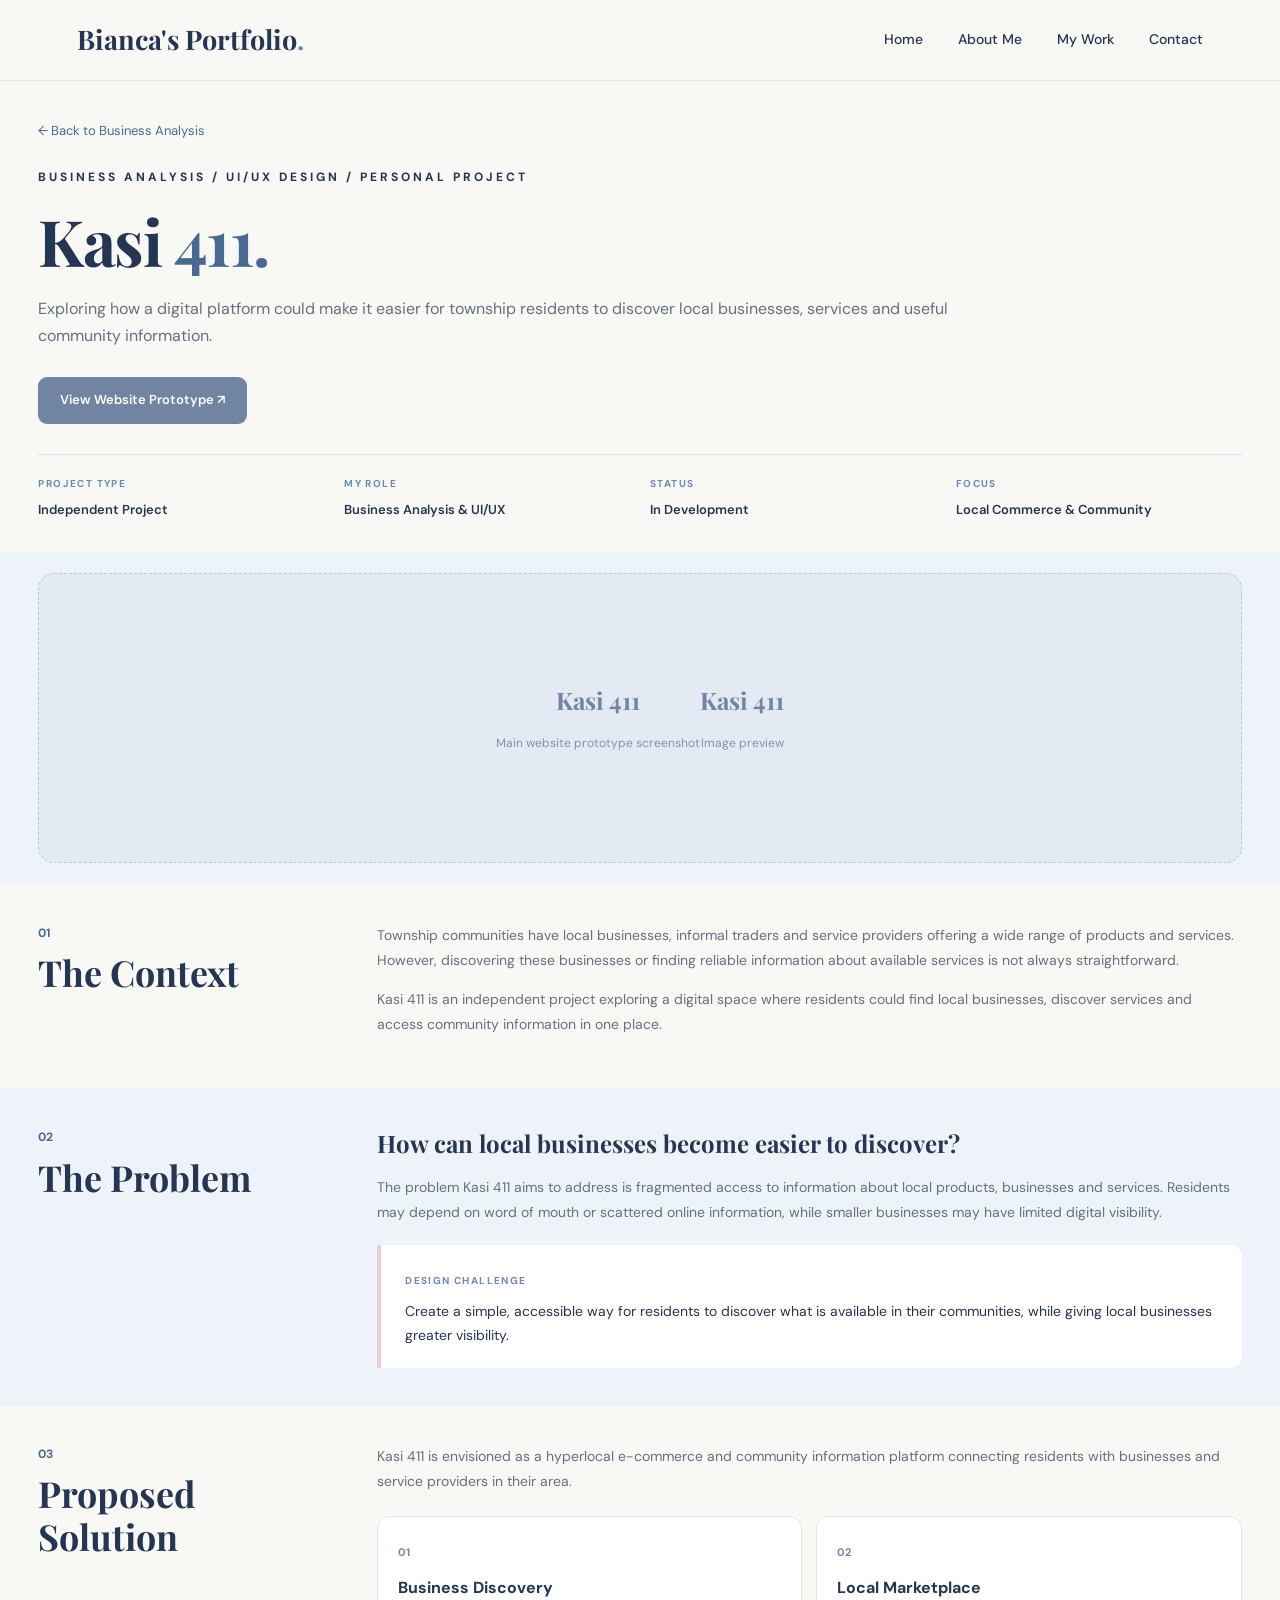
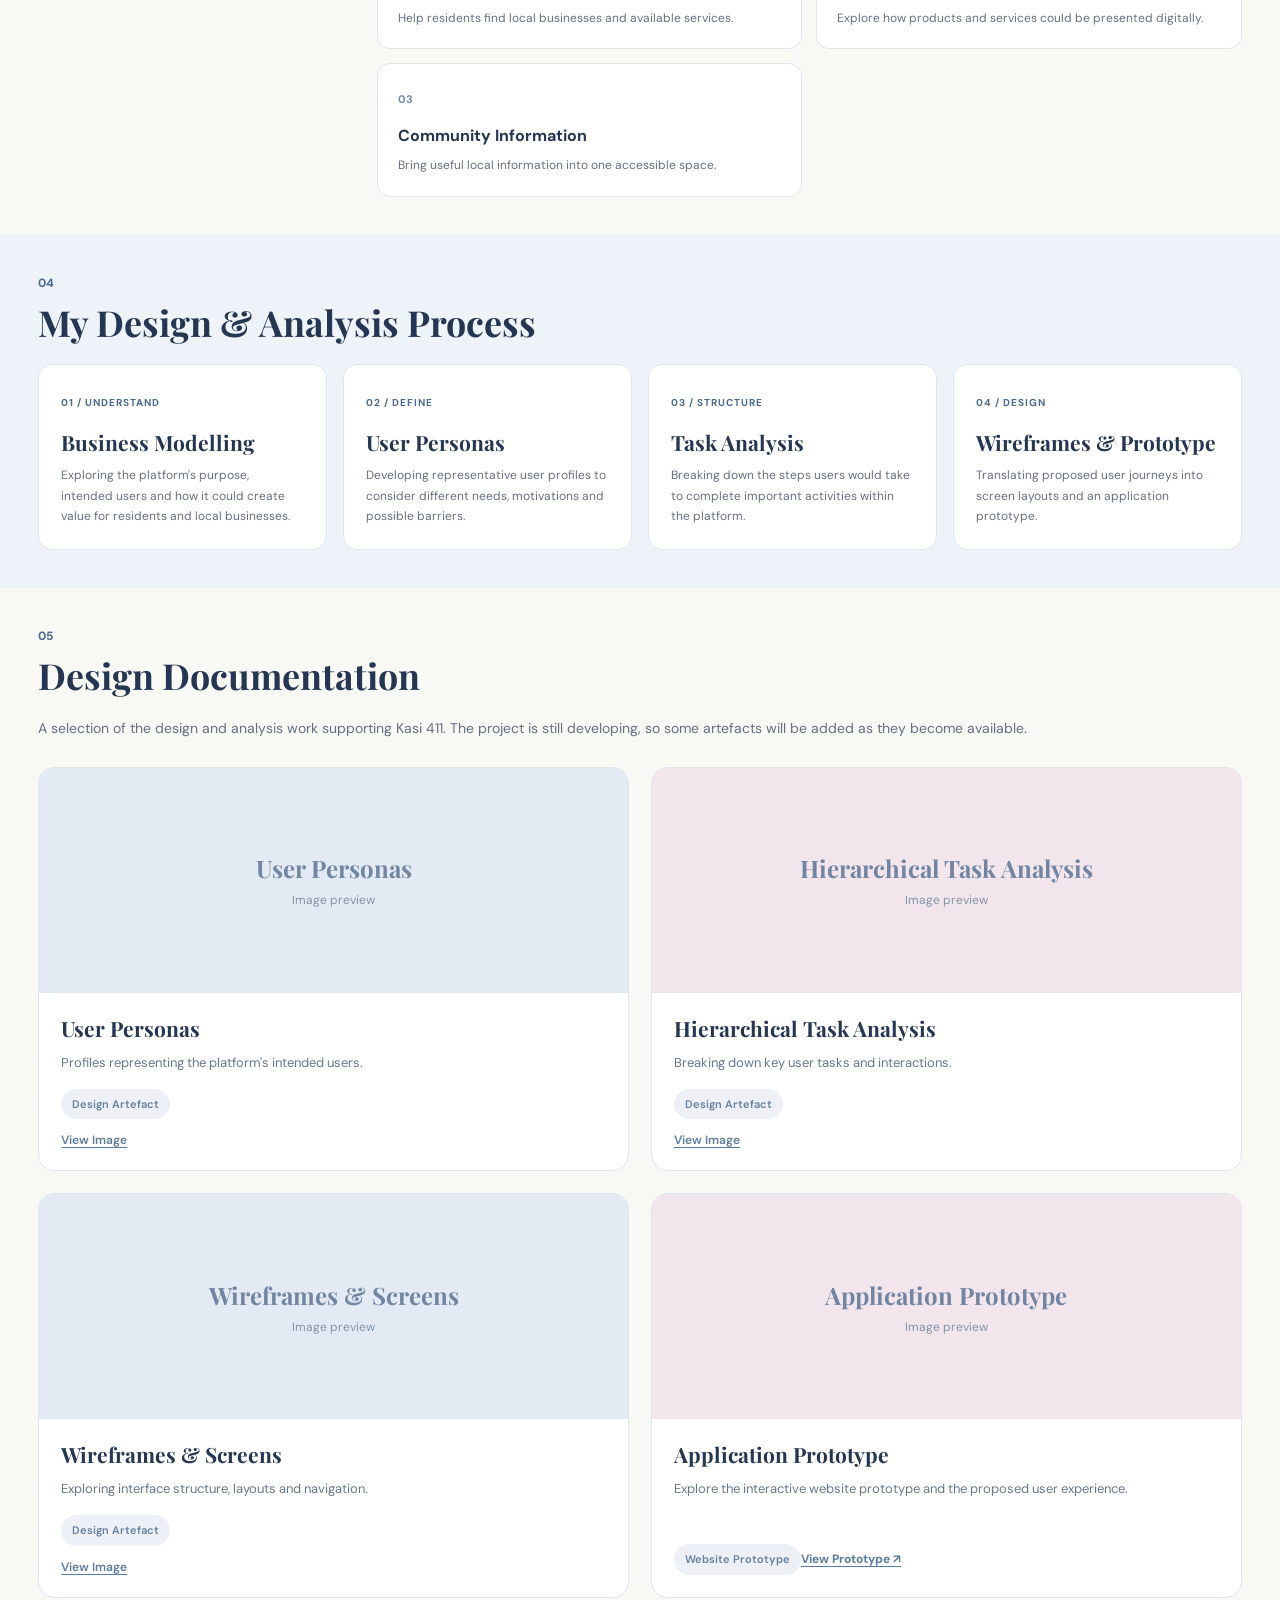
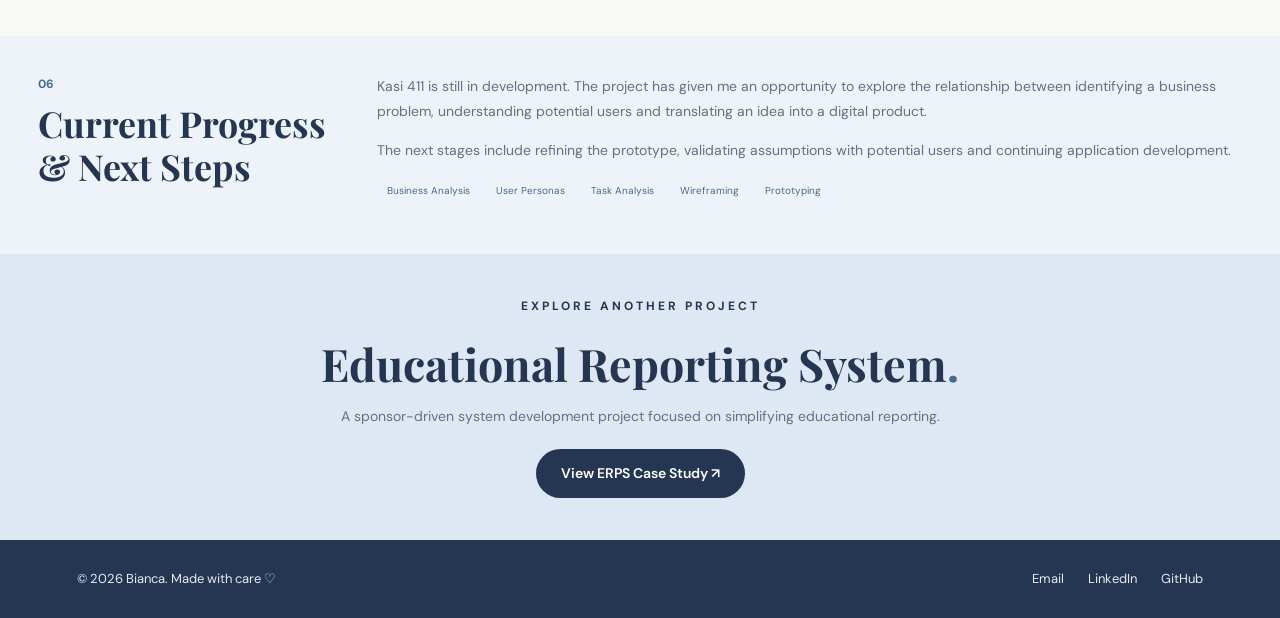
<file: kasi-411.html>
<!DOCTYPE html>
<html lang="en">
<head>
    <meta charset="UTF-8">
    <meta name="viewport" content="width=device-width, initial-scale=1.0">

    <title>Kasi 411 | Bianca Ngobeni</title>

    <link rel="preconnect" href="https://fonts.googleapis.com">
    <link rel="preconnect" href="https://fonts.gstatic.com" crossorigin>
    <link href="https://fonts.googleapis.com/css2?family=DM+Sans:wght@400;500;600;700&family=Playfair+Display:wght@400;500;600;700&display=swap" rel="stylesheet">

    <link rel="stylesheet" href="style.css">

    <style>
        /* =====================================
           KASI 411 - PROJECT GALLERY
           Uses the same soft style as ERPS
        ===================================== */

        .kasi-actions {
            display: flex;
            gap: 12px;
            flex-wrap: wrap;
            margin: 24px 0 30px;
        }

        .kasi-prototype-link {
            display: inline-flex;
            align-items: center;
            justify-content: center;
            padding: 12px 22px;
            border-radius: 9px;
            background: #7185a2;
            color: #fff !important;
            text-decoration: none;
            font-family: 'DM Sans', sans-serif;
            font-size: 13px;
            font-weight: 600;
            transition: background 0.2s ease;
        }

        .kasi-prototype-link:hover {
            background: #586d8b;
        }

        .kasi-main-preview {
            width: 100%;
            min-height: 290px;
            background: #e3eaf3;
            border: 1px dashed #b9c8db;
            border-radius: 16px;
            padding: 24px;
            display: flex;
            align-items: center;
            justify-content: center;
            text-align: center;
            overflow: hidden;
        }

        .kasi-main-preview img {
            width: 100%;
            max-height: 520px;
            object-fit: contain;
            border-radius: 9px;
        }

        .kasi-placeholder {
            color: #7185a2;
            text-align: center;
        }

        .kasi-placeholder strong {
            display: block;
            font-family: 'Playfair Display', Georgia, serif;
            font-size: 24px;
            margin-bottom: 8px;
        }

        .kasi-placeholder small {
            font-family: 'DM Sans', sans-serif;
            font-size: 12px;
            color: #8193a8;
        }

        .kasi-gallery-grid {
            display: grid;
            grid-template-columns: repeat(2, minmax(0, 1fr));
            gap: 22px;
            margin-top: 26px;
        }

        .kasi-gallery-card {
            min-width: 0;
            display: flex;
            flex-direction: column;
            overflow: hidden;
            background: #fff;
            border: 1px solid #dfe5ed;
            border-radius: 16px;
        }

        .kasi-image-area {
            width: 100%;
            height: 225px;
            padding: 18px;
            background: #e3eaf3;
            border: 0;
            display: flex;
            align-items: center;
            justify-content: center;
            overflow: hidden;
        }

        .kasi-gallery-card:nth-child(even) .kasi-image-area {
            background: #f2e6ec;
        }

        button.kasi-image-area {
            cursor: pointer;
        }

        button.kasi-image-area:disabled {
            cursor: default;
        }

        .kasi-image-area img {
            display: block;
            width: 100%;
            height: 100%;
            object-fit: contain;
        }

        .kasi-gallery-content {
            display: flex;
            flex-direction: column;
            flex: 1;
            padding: 22px;
        }

        .kasi-gallery-content h3 {
            font-family: 'Playfair Display', Georgia, serif;
            font-size: 21px;
            margin: 0 0 9px;
        }

        .kasi-gallery-content p {
            font-size: 13px;
            line-height: 1.8;
            color: #68788c;
            margin: 0 0 14px;
        }

        .kasi-gallery-bottom {
            margin-top: auto;
        }

        .kasi-status {
            display: inline-block;
            padding: 6px 11px;
            border-radius: 20px;
            background: #edf1f7;
            color: #657f9e;
            font-size: 11px;
            font-weight: 600;
        }

        .kasi-status.pending {
            background: #f5e9ee;
            color: #866d7c;
        }

        .kasi-view-image {
            display: block;
            margin-top: 13px;
            padding: 0;
            background: none;
            border: 0;
            color: #5d7c9d;
            font-family: 'DM Sans', sans-serif;
            font-size: 12px;
            font-weight: 600;
            text-decoration: underline;
            text-underline-offset: 3px;
            cursor: pointer;
        }

        .kasi-prototype-card-link {
            display: inline-block;
            margin-top: 13px;
            color: #5d7c9d !important;
            font-family: 'DM Sans', sans-serif;
            font-size: 12px;
            font-weight: 700;
            text-decoration: underline;
            text-underline-offset: 3px;
        }

        /* Image viewer */

        .kasi-lightbox {
            display: none;
            position: fixed;
            inset: 0;
            z-index: 2000;
            padding: 28px;
            background: rgba(27, 36, 50, 0.94);
            align-items: center;
            justify-content: center;
            flex-direction: column;
        }

        .kasi-lightbox.open {
            display: flex;
        }

        .kasi-lightbox img {
            max-width: 95vw;
            max-height: 80vh;
            object-fit: contain;
        }

        .kasi-lightbox p {
            margin-top: 15px;
            color: #fff;
            font-size: 13px;
        }

        .kasi-lightbox-close {
            position: absolute;
            top: 14px;
            right: 25px;
            border: 0;
            background: transparent;
            color: #fff;
            font-size: 35px;
            cursor: pointer;
        }

        @media (max-width: 700px) {
            .kasi-gallery-grid {
                grid-template-columns: 1fr;
            }

            .kasi-main-preview {
                min-height: 220px;
            }

            .kasi-image-area {
                height: 200px;
            }
        }
    </style>
</head>

<body class="case-study-page">

    <!-- NAVIGATION -->

    <header class="navbar">
        <a href="index.html" class="logo">
            Bianca's Portfolio<span>.</span>
        </a>

        <nav class="nav-links" id="navLinks">
            <a href="index.html">Home</a>
            <a href="About.html">About Me</a>
            <a href="index.html#work">My Work</a>
            <a href="mailto:biancaamandangobeni1802@gmail.com">Contact</a>
        </nav>

        <button
            class="menu-toggle"
            id="menuToggle"
            type="button"
            aria-label="Toggle navigation"
            aria-expanded="false">
            ☰
        </button>
    </header>

    <main>

        <!-- INTRODUCTION -->

        <section class="case-hero">

            <a href="business-analysis.html" class="case-back">
                ← Back to Business Analysis
            </a>

            <p class="eyebrow">
                BUSINESS ANALYSIS / UI/UX DESIGN / PERSONAL PROJECT
            </p>

            <h1>Kasi <span>411.</span></h1>

            <p class="case-lead">
                Exploring how a digital platform could make it easier
                for township residents to discover local businesses,
                services and useful community information.
            </p>

            <div class="kasi-actions">
                <a
                    class="kasi-prototype-link prototype-url"
                    href="#"
                    target="_blank"
                    rel="noopener noreferrer">
                    View Website Prototype ↗
                </a>
            </div>

            <div class="case-meta">
                <div>
                    <span>PROJECT TYPE</span>
                    <strong>Independent Project</strong>
                </div>

                <div>
                    <span>MY ROLE</span>
                    <strong>Business Analysis & UI/UX</strong>
                </div>

                <div>
                    <span>STATUS</span>
                    <strong>In Development</strong>
                </div>

                <div>
                    <span>FOCUS</span>
                    <strong>Local Commerce & Community</strong>
                </div>
            </div>

        </section>

        <!-- MAIN PROJECT PREVIEW -->

        <section class="case-visual-band">
            <div class="case-container">

                <div class="kasi-main-preview" id="kasiMainPreview">
                    <div class="kasi-placeholder">
                        <strong>Kasi 411</strong>
                        <small>Main website prototype screenshot</small>
                    </div>
                </div>

            </div>
        </section>

        <!-- 01: CONTEXT -->

        <section class="case-section">
            <div class="case-container case-two-column">

                <div class="case-section-label">
                    <span>01</span>
                    <h2>The Context</h2>
                </div>

                <div class="case-section-body">
                    <p>
                        Township communities have local businesses,
                        informal traders and service providers offering
                        a wide range of products and services. However,
                        discovering these businesses or finding reliable
                        information about available services is not
                        always straightforward.
                    </p>

                    <p>
                        Kasi 411 is an independent project exploring
                        a digital space where residents could find
                        local businesses, discover services and access
                        community information in one place.
                    </p>
                </div>

            </div>
        </section>

        <!-- 02: PROBLEM -->

        <section class="case-section case-tinted">
            <div class="case-container case-two-column">

                <div class="case-section-label">
                    <span>02</span>
                    <h2>The Problem</h2>
                </div>

                <div class="case-section-body">

                    <h3>
                        How can local businesses become easier to discover?
                    </h3>

                    <p>
                        The problem Kasi 411 aims to address is
                        fragmented access to information about
                        local products, businesses and services.
                        Residents may depend on word of mouth
                        or scattered online information, while
                        smaller businesses may have limited
                        digital visibility.
                    </p>

                    <div class="case-insight">
                        <span>DESIGN CHALLENGE</span>
                        <p>
                            Create a simple, accessible way for
                            residents to discover what is available
                            in their communities, while giving
                            local businesses greater visibility.
                        </p>
                    </div>

                </div>
            </div>
        </section>

        <!-- 03: PROPOSED SOLUTION -->

        <section class="case-section">
            <div class="case-container case-two-column">

                <div class="case-section-label">
                    <span>03</span>
                    <h2>Proposed Solution</h2>
                </div>

                <div class="case-section-body">

                    <p>
                        Kasi 411 is envisioned as a hyperlocal
                        e-commerce and community information
                        platform connecting residents with
                        businesses and service providers
                        in their area.
                    </p>

                    <div class="case-feature-grid">

                        <div class="case-feature">
                            <span>01</span>
                            <h4>Business Discovery</h4>
                            <p>
                                Help residents find local
                                businesses and available services.
                            </p>
                        </div>

                        <div class="case-feature">
                            <span>02</span>
                            <h4>Local Marketplace</h4>
                            <p>
                                Explore how products and services
                                could be presented digitally.
                            </p>
                        </div>

                        <div class="case-feature">
                            <span>03</span>
                            <h4>Community Information</h4>
                            <p>
                                Bring useful local information
                                into one accessible space.
                            </p>
                        </div>

                    </div>
                </div>
            </div>
        </section>

        <!-- 04: DESIGN PROCESS -->

        <section class="case-section case-tinted">
            <div class="case-container">

                <div class="case-section-label">
                    <span>04</span>
                    <h2>My Design & Analysis Process</h2>
                </div>

                <div class="case-process-grid">

                    <article class="case-process-card">
                        <span>01 / UNDERSTAND</span>
                        <h3>Business Modelling</h3>
                        <p>
                            Exploring the platform's purpose,
                            intended users and how it could
                            create value for residents
                            and local businesses.
                        </p>
                    </article>

                    <article class="case-process-card">
                        <span>02 / DEFINE</span>
                        <h3>User Personas</h3>
                        <p>
                            Developing representative user
                            profiles to consider different needs,
                            motivations and possible barriers.
                        </p>
                    </article>

                    <article class="case-process-card">
                        <span>03 / STRUCTURE</span>
                        <h3>Task Analysis</h3>
                        <p>
                            Breaking down the steps users
                            would take to complete important
                            activities within the platform.
                        </p>
                    </article>

                    <article class="case-process-card">
                        <span>04 / DESIGN</span>
                        <h3>Wireframes & Prototype</h3>
                        <p>
                            Translating proposed user journeys
                            into screen layouts and an
                            application prototype.
                        </p>
                    </article>

                </div>
            </div>
        </section>

        <!-- 05: DESIGN DOCUMENTATION -->

        <section class="case-section">
            <div class="case-container">

                <div class="case-section-label">
                    <span>05</span>
                    <h2>Design Documentation</h2>
                </div>

                <p class="case-gallery-intro">
                    A selection of the design and analysis work
                    supporting Kasi 411. The project is still
                    developing, so some artefacts will be added
                    as they become available.
                </p>

                <div class="kasi-gallery-grid" id="kasiGallery"></div>

            </div>
        </section>

        <!-- 06: PROGRESS -->

        <section class="case-section case-tinted">
            <div class="case-container case-two-column">

                <div class="case-section-label">
                    <span>06</span>
                    <h2>Current Progress & Next Steps</h2>
                </div>

                <div class="case-section-body">
                    <p>
                        Kasi 411 is still in development. The project
                        has given me an opportunity to explore
                        the relationship between identifying
                        a business problem, understanding potential
                        users and translating an idea into
                        a digital product.
                    </p>

                    <p>
                        The next stages include refining the
                        prototype, validating assumptions with
                        potential users and continuing
                        application development.
                    </p>

                    <div class="ba-tags">
                        <span>Business Analysis</span>
                        <span>User Personas</span>
                        <span>Task Analysis</span>
                        <span>Wireframing</span>
                        <span>Prototyping</span>
                    </div>
                </div>

            </div>
        </section>

        <!-- NEXT PROJECT -->

        <section class="case-next">
            <p class="eyebrow">EXPLORE ANOTHER PROJECT</p>

            <h2>
                Educational Reporting System<span>.</span>
            </h2>

            <p>
                A sponsor-driven system development project
                focused on simplifying educational reporting.
            </p>

            <a href="erps.html" class="primary-btn">
                View ERPS Case Study ↗
            </a>
        </section>

    </main>

    <!-- FOOTER -->

    <footer class="footer">
        <p>
            © <span id="year"></span> Bianca. Made with care ♡
        </p>

        <div class="footer-links">
            <a href="mailto:biancaamandangobeni1802@gmail.com">Email</a>
            <a href="https://www.linkedin.com/"
               target="_blank"
               rel="noopener noreferrer">LinkedIn</a>
            <a href="https://github.com/"
               target="_blank"
               rel="noopener noreferrer">GitHub</a>
        </div>
    </footer>

    <!-- IMAGE VIEWER -->

    <div class="kasi-lightbox"
         id="kasiLightbox"
         role="dialog"
         aria-modal="true"
         aria-label="Kasi 411 image preview">

        <button
            class="kasi-lightbox-close"
            id="kasiLightboxClose"
            type="button"
            aria-label="Close image">
            &times;
        </button>

        <img id="kasiLightboxImage" alt="">

        <p id="kasiLightboxCaption"></p>
    </div>

    <script src="script.js"></script>

    <script>
        /* =====================================
           CHANGE THIS URL ONLY
           Paste your published Kasi 411 site URL
        ===================================== */

        const KASI_PROTOTYPE_URL = "";

        /* =====================================
           PROTOTYPE LINKS
        ===================================== */

        document.querySelectorAll(".prototype-url").forEach(link => {
            if (KASI_PROTOTYPE_URL) {
                link.href = KASI_PROTOTYPE_URL;
            } else {
                link.removeAttribute("href");
                link.setAttribute("aria-disabled", "true");
                link.title = "Add the published prototype URL";
                link.addEventListener("click", event => {
                    event.preventDefault();
                });
            }
        });

        /* =====================================
           DOCUMENTATION
           Change filenames when images are ready
        ===================================== */

        const kasiDocuments = [
            {
                title: "User Personas",
                description: "Profiles representing the platform's intended users.",
                image: "images/kasi-411/user-personas.png",
                status: "Design Artefact"
            },
            {
                title: "Hierarchical Task Analysis",
                description: "Breaking down key user tasks and interactions.",
                image: "images/kasi-411/task-analysis.png",
                status: "Design Artefact"
            },
            {
                title: "Wireframes & Screens",
                description: "Exploring interface structure, layouts and navigation.",
                image: "images/kasi-411/wireframes.png",
                status: "Design Artefact"
            },
            {
                title: "Application Prototype",
                description: "Explore the interactive website prototype and the proposed user experience.",
                image: "images/kasi-411/prototype.png",
                status: "Website Prototype",
                prototype: true
            }
        ];

        const kasiGallery = document.getElementById("kasiGallery");

        const kasiLightbox = document.getElementById("kasiLightbox");
        const kasiLightboxImage = document.getElementById("kasiLightboxImage");
        const kasiLightboxCaption = document.getElementById("kasiLightboxCaption");
        const kasiLightboxClose = document.getElementById("kasiLightboxClose");

        let kasiPreviousFocus = null;

        function openKasiLightbox(src, title) {
            kasiPreviousFocus = document.activeElement;

            kasiLightboxImage.src = src;
            kasiLightboxImage.alt = title;
            kasiLightboxCaption.textContent = title;

            kasiLightbox.classList.add("open");
            document.body.style.overflow = "hidden";
            kasiLightboxClose.focus();
        }

        function closeKasiLightbox() {
            kasiLightbox.classList.remove("open");
            kasiLightboxImage.removeAttribute("src");
            document.body.style.overflow = "";

            if (kasiPreviousFocus) {
                kasiPreviousFocus.focus();
            }
        }

        kasiLightboxClose.addEventListener("click", closeKasiLightbox);

        kasiLightbox.addEventListener("click", event => {
            if (event.target === kasiLightbox) {
                closeKasiLightbox();
            }
        });

        document.addEventListener("keydown", event => {
            if (!kasiLightbox.classList.contains("open")) return;

            if (event.key === "Escape") {
                closeKasiLightbox();
            }

            if (event.key === "Tab") {
                event.preventDefault();
                kasiLightboxClose.focus();
            }
        });

        /* =====================================
           IMAGE WITH FALLBACK
        ===================================== */

        function addKasiImage(container, src, title) {
            const placeholder = document.createElement("div");
            placeholder.className = "kasi-placeholder";

            const label = document.createElement("strong");
            label.textContent = title;

            const note = document.createElement("small");
            note.textContent = "Image preview";

            placeholder.append(label, note);

            const image = document.createElement("img");
            image.alt = title;
            image.loading = "lazy";
            image.style.display = "none";

            image.addEventListener("load", () => {
                placeholder.style.display = "none";
                image.style.display = "block";
            });

            image.addEventListener("error", () => {
                image.style.display = "none";
                placeholder.style.display = "block";
            });

            container.append(placeholder, image);
            image.src = src;

            return image;
        }

        /* =====================================
           BUILD DOCUMENTATION CARDS
        ===================================== */

        kasiDocuments.forEach(doc => {
            const card = document.createElement("article");
            card.className = "kasi-gallery-card";

            const imageArea = document.createElement("button");
            imageArea.type = "button";
            imageArea.className = "kasi-image-area";
            imageArea.setAttribute(
                "aria-label",
                "Preview " + doc.title
            );

            const image = addKasiImage(
                imageArea,
                doc.image,
                doc.title
            );

            imageArea.addEventListener("click", () => {
                if (image.naturalWidth > 0) {
                    openKasiLightbox(doc.image, doc.title);
                }
            });

            const content = document.createElement("div");
            content.className = "kasi-gallery-content";

            const title = document.createElement("h3");
            title.textContent = doc.title;

            const description = document.createElement("p");
            description.textContent = doc.description;

            const bottom = document.createElement("div");
            bottom.className = "kasi-gallery-bottom";

            const status = document.createElement("span");
            status.className = "kasi-status";
            status.textContent = doc.status;

            bottom.appendChild(status);

            if (doc.prototype) {
                const link = document.createElement("a");
                link.className = "kasi-prototype-card-link";
                link.textContent = "View Prototype ↗";
                link.target = "_blank";
                link.rel = "noopener noreferrer";

                if (KASI_PROTOTYPE_URL) {
                    link.href = KASI_PROTOTYPE_URL;
                } else {
                    link.setAttribute("aria-disabled", "true");
                    link.title = "Add the published prototype URL";
                    link.addEventListener("click", event => {
                        event.preventDefault();
                    });
                }

                bottom.appendChild(link);
            } else {
                const viewButton = document.createElement("button");
                viewButton.className = "kasi-view-image";
                viewButton.type = "button";
                viewButton.textContent = "View Image";

                viewButton.addEventListener("click", () => {
                    if (image.naturalWidth > 0) {
                        openKasiLightbox(doc.image, doc.title);
                    } else {
                        alert("Add the image first: " + doc.image);
                    }
                });

                bottom.appendChild(viewButton);
            }

            content.append(title, description, bottom);
            card.append(imageArea, content);
            kasiGallery.appendChild(card);
        });

        /* =====================================
           MAIN PROJECT IMAGE
        ===================================== */

        const kasiMainPreview = document.getElementById("kasiMainPreview");

        addKasiImage(
            kasiMainPreview,
            "images/kasi-411/main-preview.png",
            "Kasi 411"
        );

        /* =====================================
           FOOTER YEAR FALLBACK
        ===================================== */

        const yearElement = document.getElementById("year");

        if (yearElement) {
            yearElement.textContent = new Date().getFullYear();
        }
    </script>

</body>
</html>
</file>
<file: style.css>
/* COLOUR PALETTE */
:root {
    --background: #F8F8F5;
    --pink: #DDA8BD;
    --pink-light: #F5E6ED;
    --navy: #253653;
    --navy-light: #DEE8F4;
    --charcoal: #253653;
    --grey: #667080;
    --white: #FFFFFF;
}

/* GLOBAL STYLES */
* {
    margin: 0;
    padding: 0;
    box-sizing: border-box;
}

html {
    scroll-behavior: smooth;
}

body {
    font-family: 'DM Sans', sans-serif;
    background: var(--background);
    color: var(--charcoal);
    line-height: 1.7;
}

a {
    text-decoration: none;
    color: inherit;
}

h1, h2, h3 {
    font-family: 'Playfair Display', serif;
    line-height: 1.3;
}

/* NAVIGATION */

.navbar {
    width: 100%;
    max-width: none;
    margin: 0;
    padding: 22px 6%;

    background-color: #DEE8F4;

    display: flex;
    align-items: center;
    justify-content: space-between;

    box-shadow: none;
    border-bottom: 1px solid #CFDDED;

    position: sticky;
    top: 0;
    z-index: 1000;
}



.logo {
    font-family: 'Playfair Display', serif;
    font-size: 27px;
    font-weight: 700;
}

.logo span,
.section-heading h2 span {
    color: var(--navy);
}

.nav-links {
    display: flex;
    gap: 35px;
}

.nav-links a {
    font-size: 14px;
    font-weight: 500;
    transition: color 0.3s;
}

.nav-links a:hover {
    color: var(--navy);
}

.menu-toggle {
    display: none;
    background: none;
    border: none;
    font-size: 26px;
    cursor: pointer;
    color: var(--charcoal);
}

/* HERO SECTION */
.hero {
    max-width: 1200px;
    margin: auto;
    padding: 100px 6% 120px;
    display: grid;
    grid-template-columns: 1.2fr 1fr;
    align-items: center;
    gap: 70px;
}

.eyebrow {
    font-size: 12px;
    font-weight: 700;
    letter-spacing: 3px;
    color: var(--navy);
    margin-bottom: 18px;
}

.hero h1 {
    font-size: clamp(42px, 5vw, 68px);
    margin-bottom: 18px;
}

.hero h1 span {
    color: var(--navy);
}

.hero h2 {
    font-family: 'DM Sans', sans-serif;
    font-size: 19px;
    font-weight: 500;
    margin-bottom: 22px;
}

.hero-description {
    max-width: 490px;
    color: var(--grey);
    font-size: 15px;
    margin-bottom: 32px;
}

.primary-btn {
    display: inline-flex;
    align-items: center;
    gap: 20px;
    background: var(--pink);
    color: var(--charcoal);
    padding: 13px 25px;
    border-radius: 30px;
    font-size: 14px;
    font-weight: 600;
    transition: all 0.3s ease;
}

.primary-btn:hover {
    background: var(--navy);
    color: var(--white);
    transform: translateY(-3px);
}

/* PROFILE PHOTO */
.hero-image {
    position: relative;
    display: flex;
    justify-content: center;
    align-items: center;
}

.image-circle {
    width: min(100%, 340px);
    aspect-ratio: 1;
    border-radius: 50%;
    background: var(--pink-light);
    overflow: hidden;
    position: relative;
    z-index: 2;
    display: flex;
    align-items: center;
    justify-content: center;
}

.image-circle img {
    width: 100%;
    height: 100%;
    object-fit: cover;
    position: absolute;
    inset: 0;
    z-index: 2;
}

.photo-placeholder {
    font-family: 'Playfair Display', serif;
    font-size: 22px;
    color: var(--navy);
}

.circle-decoration {
    position: absolute;
    width: 350px;
    height: 350px;
    max-width: 105%;
    border: 2px solid var(--navy);
    border-radius: 50%;
    transform: translate(17px, 12px);
    opacity: 0.35;
}

/* WORK SECTION */
.work-section {
    max-width: 1200px;
    margin: auto;
    padding: 50px 6% 120px;
}

.section-heading {
    margin-bottom: 45px;
}

.section-heading h2 {
    font-size: clamp(32px, 4vw, 46px);
    margin-bottom: 12px;
}

.section-heading > p:last-child {
    color: var(--grey);
    font-size: 15px;
    max-width: 600px;
}

/* TWO MAIN CONTAINERS */
.work-grid {
    display: grid;
    grid-template-columns: repeat(2, minmax(0, 1fr));
    gap: 30px;
}

.work-card {
    padding: 42px;
    border-radius: 28px;
    min-height: 410px;
    display: flex;
    flex-direction: column;
}

.information-card {
    background: var(--navy-light);
}

.film-card {
    background: var(--pink-light);
}

.card-icon {
    font-size: 30px;
    color: var(--navy);
    margin-bottom: 20px;
}

.work-card h3 {
    font-size: 29px;
    margin-bottom: 15px;
}

.card-description {
    font-size: 14px;
    color: #667080;
    margin-bottom: 30px;
    max-width: 390px;
}

/* SPECIALISATION BUTTONS */
.specialisations {
    display: flex;
    flex-wrap: wrap;
    gap: 12px;
    margin-top: auto;
}

.specialisations a {
    display: inline-flex;
    align-items: center;
    justify-content: space-between;
    gap: 15px;
    background: var(--background);
    border: 1px solid rgba(101, 117, 142, 0.15);
    border-radius: 30px;
    padding: 11px 17px;
    font-size: 13px;
    font-weight: 600;
    transition: all 0.3s ease;
}

.specialisations a span {
    color: var(--navy);
    transition: transform 0.3s ease;
}

.specialisations a:hover {
    background: var(--navy);
    color: var(--white);
    transform: translateY(-3px);
}

.specialisations a:hover span {
    color: var(--white);
    transform: translate(2px, -2px);
}

/* FOOTER */
.footer {
    max-width: 1200px;
    margin: auto;
    padding: 30px 6%;
    border-top: 1px solid #D8E2EF;
    display: flex;
    align-items: center;
    justify-content: space-between;
    gap: 20px;
}

.footer p {
    font-size: 13px;
    color: var(--grey);
}

.footer-links {
    display: flex;
    gap: 24px;
}

.footer-links a {
    font-size: 13px;
    transition: color 0.3s;
}

.footer-links a:hover {
    color: var(--navy);
}

/* TABLET */
@media (max-width: 900px) {
    .hero {
        gap: 35px;
        padding-top: 70px;
    }

    .work-card {
        padding: 28px;
    }

    .work-card h3 {
        font-size: 24px;
    }
}

/* MOBILE */
@media (max-width: 650px) {
    .navbar {
        padding: 20px 6%;
    }

    .menu-toggle {
        display: block;
    }

    .nav-links {
        display: none;
        position: absolute;
        top: 75px;
        left: 6%;
        right: 6%;
        flex-direction: column;
        gap: 18px;
        background: var(--white);
        padding: 24px;
        border-radius: 16px;
        box-shadow: 0 8px 30px rgba(0,0,0,0.06);
        z-index: 10;
    }

    .nav-links.active {
        display: flex;
    }

    .hero {
        grid-template-columns: 1fr;
        text-align: center;
        padding: 60px 6% 85px;
        gap: 55px;
    }

    .hero-description {
        margin-left: auto;
        margin-right: auto;
    }

    .hero-image {
        grid-row: 1;
    }

    .image-circle {
        max-width: 250px;
    }

    .circle-decoration {
        width: 260px;
        height: 260px;
    }

    .work-grid {
        grid-template-columns: 1fr;
        gap: 22px;
    }

    .work-card {
        min-height: 350px;
        padding: 30px;
    }

    .work-section {
        padding-bottom: 75px;
    }

    .footer {
        flex-direction: column;
        text-align: center;
    }
}

/* ==================================
   ADDITIONAL BUSINESS ANALYSIS STYLES
================================== */

/* KASI 411 */
.kasi-image {
    background: #DEE8F4;
}

.project-status {
    display: inline-flex;
    align-items: center;
    gap: 8px;
    font-size: 12px;
    font-weight: 600;
    color: #496990;
    background: #E8EFF7;
    padding: 6px 12px;
    border-radius: 20px;
    margin-bottom: 15px;
}

.status-dot {
    width: 7px;
    height: 7px;
    background: #496990;
    border-radius: 50%;
}

/* ==================================
   EDUCATION SECTION
================================== */

.education-section {
    background: #EEF3F9;
    padding: 100px 0;
}

.degree-card {
    background: #DEE8F4;
    border-radius: 22px;
    padding: 35px;
    display: flex;
    justify-content: space-between;
    align-items: flex-start;
    gap: 20px;
    margin-bottom: 60px;
}

.degree-card h3 {
    font-size: 28px;
    margin-bottom: 10px;
}

.degree-card p {
    font-size: 14px;
    color: #667080;
}

.degree-majors {
    margin-top: 8px;
    font-weight: 600;
}

.degree-label {
    background: #F8FAFD;
    color: #496990;
    padding: 8px 16px;
    border-radius: 30px;
    font-size: 12px;
    font-weight: 600;
    white-space: nowrap;
}

.coursework-title {
    font-size: 27px;
    margin-bottom: 28px;
}

/* COURSE CARDS */
.course-grid {
    display: grid;
    grid-template-columns: repeat(2, minmax(0, 1fr));
    gap: 22px;
}

.course-card {
    background: #FFFFFF;
    border: 1px solid #D8E2EF;
    border-radius: 18px;
    padding: 28px;
    display: flex;
    flex-direction: column;
    transition: transform 0.3s ease,
                border-color 0.3s ease;
}

.course-card:hover {
    transform: translateY(-4px);
    border-color: #BFD0E5;
}

.course-year {
    color: #496990;
    font-size: 12px;
    font-weight: 700;
    letter-spacing: 1px;
    margin-bottom: 12px;
}

.course-card h4 {
    font-family: 'Playfair Display', serif;
    font-size: 22px;
    margin-bottom: 14px;
    line-height: 1.4;
}

.course-card p {
    color: #667080;
    font-size: 14px;
    line-height: 1.8;
    margin-bottom: 22px;
}

.course-code {
    color: #496990;
    font-size: 12px;
    font-weight: 600;
    margin-top: auto;
}

/* ACADEMIC RECOGNITION */
.academic-highlight {
    margin-top: 35px;
    background: #F2E1E7;
    padding: 25px 30px;
    border-radius: 18px;
    display: flex;
    align-items: center;
    gap: 22px;
}

.highlight-icon {
    font-size: 32px;
    color: #496990;
}

.academic-highlight h4 {
    font-size: 17px;
    margin-bottom: 5px;
}

.academic-highlight p {
    font-size: 13px;
    color: #667080;
}

/* ==================================
   CERTIFICATIONS
================================== */

.certifications-section {
    padding: 100px 0;
}

.certifications-section h2 {
    font-size: clamp(30px, 4vw, 44px);
    margin-bottom: 35px;
}

.certifications-section h2 span {
    color: #496990;
}

.certification-card {
    background: #FFFFFF;
    border: 1px solid #D8E2EF;
    border-radius: 22px;
    padding: 35px;
    display: flex;
    gap: 28px;
    max-width: 850px;
}

.cert-icon {
    width: 65px;
    height: 65px;
    min-width: 65px;
    background: #DEE8F4;
    border-radius: 16px;
    display: flex;
    align-items: center;
    justify-content: center;
    font-size: 30px;
    color: #496990;
}

.cert-provider {
    color: #496990;
    font-size: 11px;
    font-weight: 700;
    letter-spacing: 1.5px;
    margin-bottom: 12px;
}

.cert-details h3 {
    font-size: 28px;
    margin-bottom: 15px;
}

.cert-details > p:not(.cert-provider) {
    color: #667080;
    font-size: 14px;
    line-height: 1.8;
    margin-bottom: 20px;
}

.cert-credits {
    font-weight: 600;
    color: #496990 !important;
}

/* ==================================
   RESPONSIVE DESIGN
================================== */

@media (max-width: 800px) {
    .education-section,
    .certifications-section {
        padding: 70px 0;
    }

    .course-grid {
        grid-template-columns: 1fr;
    }
}

@media (max-width: 650px) {
    .degree-card {
        flex-direction: column;
        padding: 25px;
    }

    .degree-card h3 {
        font-size: 24px;
    }

    .course-card {
        padding: 24px;
    }

    .academic-highlight {
        padding: 20px;
    }

    .certification-card {
        flex-direction: column;
        padding: 25px;
    }

    .cert-details h3 {
        font-size: 24px;
    }
}

/* =========================================
   BUSINESS ANALYSIS LAYOUT FIX
========================================= */

/* Page width and spacing */
.ba-container {
    width: 100%;
    max-width: 1200px;
    margin: 0 auto;
    padding: 0 6%;
}

/* Introduction */
.ba-hero {
    width: 100%;
    max-width: 1200px;
    margin: 0 auto;
    padding: 110px 6% 120px;
}

.ba-hero-content {
    max-width: 780px;
}

.ba-hero h1 {
    font-size: clamp(42px, 5vw, 68px);
    margin-bottom: 30px;
    line-height: 1.2;
}

.ba-hero h1 span {
    color: #496990;
}

.ba-intro {
    max-width: 700px;
    color: #667080;
    font-size: 16px;
    line-height: 2;
    margin-bottom: 35px;
}

/* Skills section */
.ba-skills {
    background: #DEE8F4;
    padding: 90px 0;
}

.ba-skills h2 {
    font-size: 38px;
    margin-bottom: 35px;
}

.ba-skill-list {
    display: flex;
    flex-wrap: wrap;
    gap: 14px;
}

.ba-skill-list span {
    display: inline-block;
    background: #F8FAFD;
    padding: 12px 20px;
    border-radius: 30px;
    font-size: 13px;
    font-weight: 500;
    border: 1px solid #CFDDED;
}

/* Projects section */
.ba-projects {
    padding: 110px 0;
}

.ba-section-heading {
    max-width: 750px;
    margin-bottom: 55px;
}

.ba-section-heading h2 {
    font-size: 44px;
    margin-bottom: 18px;
}

.ba-section-heading h2 span {
    color: #496990;
}

.ba-section-heading > p:last-child {
    font-size: 15px;
    line-height: 1.9;
    color: #667080;
}

/* Horizontal project cards */
.ba-project-card {
    display: grid;
    grid-template-columns: 42% 58%;
    background: #FFFFFF;
    border: 1px solid #D8E2EF;
    border-radius: 24px;
    overflow: hidden;
    margin-bottom: 40px;
    min-height: 390px;
    transition: transform 0.3s ease;
}

.ba-project-card:hover {
    transform: translateY(-4px);
}


/* Featured project image container */
.ba-project-image {
    position: relative;
    min-height: 180px;
    background: #DEE8F4;
    display: flex;
    justify-content: center;
    align-items: center;
    overflow: hidden;
    padding: 20px;
}

/* Display full logos without cropping */
.ba-project-image img {
    position: relative;
    width: 100%;
    height: 100%;
    max-height: 140px;
    object-fit: contain;
    object-position: center;
    z-index: 1;
}


.ba-image-label {
    font-family: 'Playfair Display', serif;
    font-size: 32px;
    font-weight: 600;
    color: #496990;
}

.ba-project-content {
    padding: 45px 50px;
    display: flex;
    flex-direction: column;
    align-items: flex-start;
}

.ba-project-type {
    font-size: 11px;
    font-weight: 700;
    letter-spacing: 1.3px;
    color: #496990;
    margin-bottom: 15px;
}

.ba-project-content h3 {
    font-size: 32px;
    margin-bottom: 20px;
}

.ba-project-content > p:not(.ba-project-type) {
    font-size: 14px;
    color: #667080;
    line-height: 1.9;
    margin-bottom: 20px;
}

/* Project skill tags */
.ba-tags {
    display: flex;
    flex-wrap: wrap;
    gap: 10px;
    margin-bottom: 28px;
}

.ba-tags span {
    background: #EEF3F9;
    color: #496990;
    padding: 8px 13px;
    border-radius: 20px;
    font-size: 12px;
}

/* Project links */
.ba-project-link {
    margin-top: auto;
    color: #496990;
    font-size: 14px;
    font-weight: 700;
    display: inline-flex;
    align-items: center;
    gap: 12px;
}

/* Tablet */
@media (max-width: 900px) {
    .ba-project-card {
        grid-template-columns: 1fr;
    }

    .ba-project-image {
        min-height: 280px;
    }

    .ba-project-content {
        padding: 35px;
    }
}

/* Mobile */
@media (max-width: 650px) {
    .ba-hero {
        padding: 70px 6% 85px;
    }

    .ba-skills {
        padding: 65px 0;
    }

    .ba-skills h2 {
        font-size: 30px;
    }

    .ba-projects {
        padding: 75px 0;
    }

    .ba-section-heading h2 {
        font-size: 34px;
    }

    .ba-project-image {
        min-height: 220px;
    }

    .ba-project-content {
        padding: 25px;
    }

    .ba-project-content h3 {
        font-size: 26px;
    }
}

/* =====================================
   BUSINESS ANALYSIS SPACING ADJUSTMENTS
===================================== */

/* HERO - Reduce excessive empty space */
.ba-hero {
    max-width: 1200px;
    margin: 0 auto;
    padding: 55px 6% 50px;
}

.ba-hero-content {
    max-width: 800px;
}

.ba-hero h1 {
    font-size: clamp(38px, 4.5vw, 54px);
    margin-bottom: 18px;
}

.ba-intro {
    font-size: 15px;
    line-height: 1.8;
    margin-bottom: 25px;
    max-width: 750px;
}

/* SKILLS - Compact but still spacious */
.ba-skills {
    background: #DEE8F4;
    padding: 35px 0;
}

.ba-skills h2 {
    font-size: 28px;
    margin-bottom: 20px;
}

.ba-skills .eyebrow {
    margin-bottom: 8px;
}

.ba-skill-list {
    display: flex;
    flex-wrap: wrap;
    gap: 10px;
}

.ba-skill-list span {
    padding: 9px 15px;
    font-size: 12px;
    background: #F8FAFD;
    border-radius: 25px;
}

/* Reduce gap before projects slightly */
.ba-projects {
    padding-top: 65px;
}

/* MOBILE */
@media (max-width: 650px) {
    .ba-hero {
        padding: 40px 6% 35px;
    }

    .ba-hero h1 {
        font-size: 36px;
    }

    .ba-skills {
        padding: 30px 0;
    }

    .ba-skills h2 {
        font-size: 25px;
    }

    .ba-projects {
        padding-top: 45px;
    }
}

/* =========================================
   BUSINESS ANALYSIS - COMPACT GRID LAYOUT
========================================= */

/* Overall section spacing */
.ba-projects {
    padding: 40px 0;
}

.education-section {
    padding: 45px 0;
}

.certifications-section {
    padding: 45px 0;
}

/* Section headings */
.ba-section-heading {
    margin-bottom: 25px;
}

.ba-section-heading h2 {
    font-size: 32px;
    margin-bottom: 10px;
}

.ba-section-heading > p:last-child {
    font-size: 13px;
    line-height: 1.6;
}

/* =========================================
   PROJECTS - THREE COLUMN GRID
========================================= */

/* Make the existing container a grid */
.ba-projects .ba-container {
    display: grid;
    grid-template-columns: repeat(3, minmax(0, 1fr));
    gap: 20px;
}

/* Heading spans the full row */
.ba-projects .ba-section-heading {
    grid-column: 1 / -1;
    margin-bottom: 5px;
}

/* Individual project cards */
.ba-project-card {
    display: flex;
    flex-direction: column;
    min-height: 0;
    height: 100%;
    margin-bottom: 0;
    border-radius: 18px;
    overflow: hidden;
    background: #FFFFFF;
    border: 1px solid #D8E2EF;
}

/* Image area */
.ba-project-image {
    display: flex;
    width: 100%;
    min-height: 0;
    height: 160px;
    flex-shrink: 0;
    background: #DEE8F4;
}

.ba-project-image img {
    width: 100%;
    height: 100%;
    object-fit: cover;
}

.ba-image-label {
    font-size: 23px;
}

/* Project content */
.ba-project-content {
    padding: 22px;
    flex: 1;
}

.ba-project-type {
    font-size: 10px;
    line-height: 1.5;
    margin-bottom: 10px;
}

.ba-project-content h3 {
    font-size: 23px;
    margin-bottom: 12px;
}

/* Limit project descriptions */
.ba-project-content > p:not(.ba-project-type) {
    font-size: 12px;
    line-height: 1.6;
    margin-bottom: 12px;
}

/* Skill tags */
.ba-tags {
    gap: 6px;
    margin-bottom: 15px;
}

.ba-tags span {
    font-size: 10px;
    padding: 5px 9px;
}

.ba-project-link {
    margin-top: auto;
    font-size: 12px;
}

/* =========================================
   EDUCATION - THREE COLUMN GRID
========================================= */

.education-section .ba-section-heading {
    margin-bottom: 22px;
}

.degree-card {
    padding: 22px;
    margin-bottom: 30px;
}

.degree-card h3 {
    font-size: 23px;
}

.coursework-title {
    font-size: 24px;
    margin-bottom: 20px;
}

.course-grid {
    display: grid;
    grid-template-columns: repeat(3, minmax(0, 1fr));
    gap: 15px;
}

.course-card {
    padding: 20px;
    border-radius: 14px;
}

.course-card h4 {
    font-size: 19px;
    margin-bottom: 10px;
}

.course-card p {
    font-size: 12px;
    line-height: 1.6;
    margin-bottom: 12px;
}

.academic-highlight {
    margin-top: 25px;
    padding: 20px;
}

/* =========================================
   CERTIFICATION
========================================= */

.certifications-section h2 {
    font-size: 32px;
    margin-bottom: 22px;
}

.certification-card {
    padding: 25px;
    max-width: 700px;
}

.cert-details h3 {
    font-size: 24px;
}

/* =========================================
   RESPONSIVE DESIGN
========================================= */

@media (max-width: 950px) {
    .ba-projects .ba-container,
    .course-grid {
        grid-template-columns: repeat(2, minmax(0, 1fr));
    }
}

@media (max-width: 650px) {
    .ba-projects .ba-container,
    .course-grid {
        grid-template-columns: 1fr;
    }

    .ba-projects,
    .education-section,
    .certifications-section {
        padding: 30px 0;
    }

    .ba-project-image {
        height: 180px;
    }

    .ba-project-content {
        padding: 20px;
    }

    .course-card {
        padding: 18px;
    }
}

/* =====================================
   REMOVE EXCESSIVE EMPTY SPACE
===================================== */

/* Use more of the screen width */
.ba-container,
.ba-hero {
    max-width: 1400px;
    width: 100%;
    margin-left: auto;
    margin-right: auto;
}

/* Reduce side margins */
.ba-container {
    padding-left: 3%;
    padding-right: 3%;
}

/* Compact introduction */
.ba-hero {
    padding: 12px 3% 15px;
}

.ba-hero-content {
    max-width: 100%;
}

.ba-hero .eyebrow {
    margin-bottom: 5px;
}

.ba-hero h1 {
    margin-bottom: 8px;
    font-size: 42px;
}

.ba-intro {
    max-width: 1000px;
    margin-bottom: 12px;
    font-size: 14px;
    line-height: 1.5;
}

/* Compact skills */
.ba-skills {
    padding: 12px 0;
}

.ba-skills .eyebrow {
    margin-bottom: 4px;
}

.ba-skills h2 {
    margin-bottom: 10px;
    font-size: 26px;
}

.ba-skill-list {
    gap: 7px;
}

.ba-skill-list span {
    padding: 6px 12px;
}

/* Reduce spacing throughout the page */
.ba-projects {
    padding: 25px 0;
}

.education-section {
    padding: 25px 0;
}

.certifications-section {
    padding: 25px 0;
}

.ba-section-heading {
    margin-bottom: 18px;
}

.ba-projects .ba-section-heading {
    margin-bottom: 5px;
}

.degree-card {
    margin-bottom: 18px;
}

.coursework-title {
    margin-bottom: 12px;
}

.course-grid {
    gap: 12px;
}

.ba-closing {
    padding: 30px 3%;
}

/* Mobile */
@media (max-width: 650px) {
    .ba-container {
        padding-left: 5%;
        padding-right: 5%;
    }

    .ba-hero {
        padding: 15px 5%;
    }

    .ba-hero h1 {
        font-size: 34px;
    }

    .ba-intro {
        font-size: 13px;
    }
}

/* =====================================
   COMBINED BUSINESS ANALYSIS HERO
===================================== */

.ba-hero {
    max-width: 1400px;
    width: 100%;
    margin: 0 auto;
    padding: 20px 3% 25px;
}

.ba-hero-content {
    max-width: 100%;
}

.ba-hero .eyebrow {
    margin-bottom: 7px;
}

.ba-hero h1 {
    font-size: clamp(34px, 4vw, 46px);
    margin-bottom: 12px;
}

.ba-intro {
    max-width: 1000px;
    font-size: 14px;
    line-height: 1.6;
    margin-bottom: 20px;
}

/* Skills within introduction */
.ba-hero-skills {
    margin-bottom: 22px;
}

.ba-hero-skills h2 {
    font-family: 'Playfair Display', serif;
    font-size: 23px;
    margin-bottom: 12px;
    color: #253653;
}

.ba-hero-skills .ba-skill-list {
    display: flex;
    flex-wrap: wrap;
    gap: 8px;
    max-width: 1100px;
}

.ba-hero-skills .ba-skill-list span {
    background: #DEE8F4;
    color: #253653;
    border-radius: 25px;
    padding: 7px 13px;
    font-size: 12px;
    border: none;
}

/* Button spacing */
.ba-hero .primary-btn {
    margin-top: 0;
}

/* Projects begin closer to hero */
.ba-projects {
    padding-top: 25px;
}

/* Mobile */
@media (max-width: 650px) {
    .ba-hero {
        padding: 18px 5% 25px;
    }

    .ba-hero h1 {
        font-size: 34px;
    }

    .ba-hero-skills h2 {
        font-size: 21px;
    }

    .ba-hero-skills .ba-skill-list span {
        font-size: 11px;
        padding: 6px 10px;
    }
}

/* =====================================
   BUSINESS ANALYSIS HERO
===================================== */

.ba-hero {
    max-width: 1400px;
    margin: 0 auto;
    padding: 30px 3% 35px;
}

.ba-hero-content {
    max-width: 100%;
}

/* Larger heading */
.ba-hero h1 {
    font-size: clamp(48px, 5.5vw, 72px);
    line-height: 1.15;
    margin-bottom: 18px;
}

.ba-hero h1 span {
    color: #496990;
}

/* Introduction */
.ba-intro {
    max-width: 1050px;
    font-size: 15px;
    line-height: 1.7;
    margin-bottom: 22px;
}

/* Skills */
.ba-hero-skills {
    margin-bottom: 24px;
}

.ba-hero-skills h2 {
    font-size: 25px;
    margin-bottom: 12px;
}

.ba-hero-skills .ba-skill-list {
    max-width: 1150px;
    gap: 9px;
}

/* =====================================
   FEATURED PROJECTS SECTION
===================================== */

.ba-projects {
    background-color: #EEF3F9;
    padding: 45px 0 50px;
}

/* Keep project cards white */
.ba-project-card {
    background: #FFFFFF;
    border: 1px solid #D8E2EF;
}

/* Section heading */
.ba-projects .ba-section-heading {
    margin-bottom: 20px;
}

.ba-projects .ba-section-heading h2 {
    font-size: 36px;
}

/* =====================================
   MOBILE
===================================== */

@media (max-width: 650px) {
    .ba-hero {
        padding: 25px 5% 30px;
    }

    .ba-hero h1 {
        font-size: 44px;
    }

    .ba-intro {
        font-size: 14px;
    }

    .ba-projects {
        padding: 30px 0;
    }

    .ba-projects .ba-section-heading h2 {
        font-size: 29px;
    }
}

/* =====================================
   FEATURED PROJECTS - REFINED LAYOUT
===================================== */

/* Shorter section */
.ba-projects {
    background-color: #EEF3F9;
    padding: 25px 0 30px;
}

/* Two wider project cards */
.ba-projects .ba-container {
    display: grid;
    grid-template-columns: repeat(2, minmax(0, 1fr));
    gap: 22px;

    max-width: 1400px;
    margin: 0 auto;
    padding: 0 3%;
}

/* Heading spans both columns */
.ba-projects .ba-section-heading {
    grid-column: 1 / -1;
    margin-bottom: 0;
}

.ba-projects .ba-section-heading h2 {
    font-size: 32px;
    margin-bottom: 6px;
}

.ba-projects .ba-section-heading .eyebrow {
    margin-bottom: 5px;
}

/* Wider, shorter project cards */
.ba-project-card {
    display: flex;
    flex-direction: column;
    min-height: 0;
    height: auto;
    margin: 0;
    border-radius: 16px;
    overflow: hidden;
    background: #FFFFFF;
}

/* Reduce image height */
.ba-project-image {
    display: flex;
    width: 100%;
    height: 105px;
    min-height: 105px;
    flex-shrink: 0;
    align-items: center;
    justify-content: center;
}

/* Smaller placeholder text */
.ba-image-label {
    font-size: 21px;
}

/* Compact card content */
.ba-project-content {
    padding: 20px 24px;
    display: flex;
    flex-direction: column;
    align-items: flex-start;
}

.ba-project-type {
    font-size: 10px;
    margin-bottom: 7px;
}

.ba-project-content h3 {
    font-size: 23px;
    margin-bottom: 9px;
}

.ba-project-content > p:not(.ba-project-type) {
    font-size: 12px;
    line-height: 1.6;
    margin-bottom: 10px;
}

/* Smaller tags */
.ba-tags {
    gap: 6px;
    margin-bottom: 12px;
}

.ba-tags span {
    padding: 5px 10px;
    font-size: 10px;
}

.ba-project-link {
    font-size: 12px;
    margin-top: auto;
}

/* Tablet */
@media (max-width: 850px) {
    .ba-projects .ba-container {
        gap: 15px;
    }

    .ba-project-content {
        padding: 18px;
    }
}

/* Mobile */
@media (max-width: 650px) {
    .ba-projects .ba-container {
        grid-template-columns: 1fr;
        padding: 0 5%;
    }

    .ba-projects {
        padding: 25px 0;
    }

    .ba-project-image {
        height: 100px;
        min-height: 100px;
    }
}

/* DEAN'S MERIT LIST INSIDE COURSE GRID */

.course-grid .academic-highlight {
    margin-top: 0;
    padding: 20px;
    border-radius: 14px;

    background: #F2E1E7;

    display: flex;
    align-items: center;
    gap: 15px;

    height: 100%;
}

.course-grid .academic-highlight h4 {
    font-size: 17px;
    margin-bottom: 8px;
}

.course-grid .academic-highlight p {
    font-size: 12px;
    line-height: 1.6;
    color: #667080;
}

/* =====================================
   DATA ANALYSIS & UI/UX PORTFOLIO PAGES
===================================== */

/* Keep introduction compact */
.portfolio-intro {
    max-width: 1400px;
    padding: 25px 3% 30px;
}

.portfolio-intro .ba-hero-content {
    max-width: 100%;
}

.portfolio-intro h1 {
    font-size: clamp(48px, 5.5vw, 72px);
    margin-bottom: 15px;
}

.portfolio-intro .ba-intro {
    max-width: 1050px;
    margin-bottom: 20px;
    line-height: 1.7;
}

/* Skills */
.portfolio-intro .ba-hero-skills {
    margin-bottom: 22px;
}

.portfolio-intro .ba-hero-skills h2 {
    font-size: 25px;
    margin-bottom: 12px;
}

.portfolio-intro .ba-skill-list {
    max-width: 1150px;
    gap: 9px;
}

.portfolio-intro .ba-skill-list span {
    padding: 7px 13px;
    background: #DEE8F4;
    border: none;
    border-radius: 25px;
    font-size: 12px;
}

/* Featured projects */
.portfolio-projects {
    background: #EEF3F9;
    padding: 30px 0 35px;
}

.portfolio-projects .ba-container {
    display: grid;
    grid-template-columns: repeat(3, minmax(0, 1fr));
    gap: 20px;
    max-width: 1400px;
    padding: 0 3%;
}

.portfolio-projects .ba-section-heading {
    grid-column: 1 / -1;
    margin-bottom: 0;
}

.portfolio-projects .ba-project-card {
    display: flex;
    flex-direction: column;
    height: 100%;
    min-height: 0;
    margin: 0;
    background: #FFFFFF;
    border-radius: 16px;
    overflow: hidden;
}

.portfolio-projects .ba-project-image {
    display: flex;
    width: 100%;
    height: 115px;
    min-height: 115px;
    flex-shrink: 0;
}

.portfolio-projects .ba-project-content {
    padding: 20px;
    flex: 1;
}

.portfolio-projects .ba-project-content h3 {
    font-size: 22px;
    margin-bottom: 10px;
}

.portfolio-projects .ba-project-content > p:not(.ba-project-type) {
    font-size: 12px;
    line-height: 1.6;
    margin-bottom: 12px;
}

.portfolio-projects .ba-tags {
    gap: 6px;
    margin-bottom: 12px;
}

.portfolio-projects .ba-tags span {
    font-size: 10px;
    padding: 5px 9px;
}

/* Project placeholders */
.portfolio-coming-soon {
    display: inline-block;
    margin-top: auto;
    font-size: 12px;
    font-weight: 600;
    color: #496990;
    background: #EEF3F9;
    padding: 8px 13px;
    border-radius: 20px;
}

/* Education */
.portfolio-education {
    padding: 35px 0;
}

.portfolio-education .ba-container {
    max-width: 1400px;
    padding: 0 3%;
}

.portfolio-education .degree-card {
    padding: 22px;
    margin-bottom: 25px;
}

.portfolio-education .course-grid {
    display: grid;
    grid-template-columns: repeat(3, minmax(0, 1fr));
    gap: 15px;
}

.portfolio-education .course-card {
    padding: 20px;
}

/* Dean's List stays distinct */
.portfolio-education .academic-highlight {
    margin-top: 0;
    padding: 20px;
    background: #F2E1E7;
    border-radius: 14px;
    height: 100%;
    display: flex;
    align-items: center;
    gap: 15px;
}

/* Certification */
.portfolio-certifications {
    padding: 35px 0;
}

.portfolio-certifications .ba-container {
    max-width: 1400px;
    padding: 0 3%;
}

.portfolio-certifications .certification-card {
    max-width: 750px;
    padding: 25px;
}

/* UI/UX-specific colour accents */
.ux-page .portfolio-projects {
    background: #EEF3F9;
}

.ux-page .portfolio-intro .ba-skill-list span {
    background: #DEE8F4;
}

.ux-page .ux-placeholder {
    background: #DEE8F4;
}

/* Tablet */
@media (max-width: 950px) {
    .portfolio-projects .ba-container,
    .portfolio-education .course-grid {
        grid-template-columns: repeat(2, minmax(0, 1fr));
    }
}

/* Mobile */
@media (max-width: 650px) {
    .portfolio-intro {
        padding: 20px 5% 25px;
    }

    .portfolio-intro h1 {
        font-size: 44px;
    }

    .portfolio-projects .ba-container,
    .portfolio-education .course-grid {
        grid-template-columns: 1fr;
    }

    .portfolio-projects .ba-container,
    .portfolio-education .ba-container,
    .portfolio-certifications .ba-container {
        padding-left: 5%;
        padding-right: 5%;
    }

    .portfolio-projects {
        padding: 25px 0;
    }

    .portfolio-education,
    .portfolio-certifications {
        padding: 25px 0;
    }
}

/* =====================================
   FILM & TELEVISION STUDIES PAGE
===================================== */

/* Film page background */
.film-page {
    background: #F8F8F5;
}

/* Main introduction */
.film-page .portfolio-intro {
    padding: 25px 3% 30px;
}

.film-page .portfolio-intro h1 {
    font-size: clamp(44px, 5vw, 68px);
}

.film-page .portfolio-intro .ba-intro {
    max-width: 1050px;
}

/* Skills */
.film-page .ba-hero-skills {
    margin-bottom: 22px;
}

.film-page .ba-skill-list span {
    background: #DEE8F4;
}

/* Featured work */
.film-page .portfolio-projects {
    background: #EEF3F9;
    padding: 30px 0 35px;
}

/* Three-column project layout */
.film-page .portfolio-projects .ba-container {
    display: grid;
    grid-template-columns: repeat(3, minmax(0, 1fr));
    gap: 20px;
}

.film-page .portfolio-projects .ba-section-heading {
    grid-column: 1 / -1;
}

/* Film cards */
.film-page .ba-project-card {
    background: #FFFFFF;
    border: 1px solid #D8E2EF;
}

/* Film image placeholders */
.film-page .film-image {
    height: 115px;
    min-height: 115px;
    background: #CFDDED;
}

.film-page .film-image .ba-image-label {
    color: #496990;
    letter-spacing: 2px;
    font-size: 20px;
}

/* =====================================
   PRODUCTION EXPERIENCE
===================================== */

.film-experience {
    padding: 35px 0;
    background: #F8F8F5;
}

.film-experience .ba-container {
    max-width: 1400px;
    padding: 0 3%;
}

.film-experience .ba-section-heading {
    margin-bottom: 20px;
}

.film-experience-card {
    display: grid;
    grid-template-columns: 220px 1fr;
    gap: 25px;

    padding: 25px 30px;
    background: #FFFFFF;
    border: 1px solid #D8E2EF;
    border-radius: 16px;
}

.film-experience-date {
    display: flex;
    flex-direction: column;
    gap: 8px;
}

.film-experience-date span:first-child {
    font-family: 'Playfair Display', serif;
    font-size: 28px;
    font-weight: 600;
    color: #253653;
}

.film-experience-date span:last-child {
    font-size: 10px;
    letter-spacing: 1.5px;
    color: #496990;
    font-weight: 700;
}

.film-experience-details h3 {
    font-family: 'Playfair Display', serif;
    font-size: 25px;
    margin-bottom: 12px;
    color: #253653;
}

.film-experience-details p {
    font-size: 13px;
    line-height: 1.7;
    color: #667080;
    max-width: 850px;
    margin-bottom: 15px;
}

/* Education */
.film-page .portfolio-education {
    background: #EEF3F9;
    padding: 35px 0;
}

/* Contact */
.film-page .ba-closing {
    padding: 40px 3%;
}

/* Tablet */
@media (max-width: 950px) {
    .film-page .portfolio-projects .ba-container {
        grid-template-columns: repeat(2, minmax(0, 1fr));
    }
}

/* Mobile */
@media (max-width: 650px) {
    .film-page .portfolio-intro {
        padding: 20px 5% 25px;
    }

    .film-page .portfolio-intro h1 {
        font-size: 40px;
    }

    .film-page .portfolio-projects .ba-container {
        grid-template-columns: 1fr;
    }

    .film-experience-card {
        grid-template-columns: 1fr;
        gap: 15px;
        padding: 20px;
    }

    .film-experience,
    .film-page .portfolio-education {
        padding: 25px 0;
    }
}

/* =====================================
   PROJECT CASE STUDIES
===================================== */

.case-study-page {
    background: #F8FAFD;
    color: #253653;
}

.case-container,
.case-hero {
    width: 94%;
    max-width: 1400px;
    margin: 0 auto;
}

/* INTRODUCTION */
.case-hero {
    padding: 35px 0 30px;
}

.case-back {
    display: inline-block;
    margin-bottom: 25px;
    color: #496990;
    font-size: 13px;
    text-decoration: none;
}

.case-back:hover {
    text-decoration: underline;
}

.case-hero h1 {
    font-family: 'Playfair Display', serif;
    font-size: clamp(42px, 5vw, 70px);
    line-height: 1.12;
    margin: 12px 0 18px;
    letter-spacing: -1.5px;
}

.case-hero h1 span,
.case-next h2 span {
    color: #496990;
}

.case-lead {
    max-width: 950px;
    font-size: 16px;
    line-height: 1.7;
    color: #667080;
    margin-bottom: 28px;
}

.case-meta {
    display: grid;
    grid-template-columns: repeat(4, minmax(0, 1fr));
    gap: 20px;
    padding-top: 20px;
    border-top: 1px solid #D8E2EF;
}

.case-meta > div {
    display: flex;
    flex-direction: column;
    gap: 7px;
}

.case-meta span,
.case-insight > span {
    font-size: 10px;
    font-weight: 700;
    letter-spacing: 1.4px;
    color: #6D89B2;
}

.case-meta strong {
    font-size: 13px;
    font-weight: 600;
    color: #253653;
}

/* MAIN IMAGE */
.case-visual-band {
    background: #EEF3F9;
    padding: 22px 0;
}

.case-image-placeholder {
    min-height: 240px;
    border: 1px dashed #9CB1CC;
    border-radius: 16px;
    background: #DEE8F4;
    display: flex;
    flex-direction: column;
    justify-content: center;
    align-items: center;
    text-align: center;
    padding: 25px;
    gap: 12px;
}

.case-image-placeholder > span {
    font-size: 10px;
    letter-spacing: 2px;
    color: #496990;
}

.case-image-placeholder strong {
    font-family: 'Playfair Display', serif;
    font-size: clamp(36px, 5vw, 62px);
    color: #496990;
}

.case-image-placeholder p {
    max-width: 460px;
    font-size: 12px;
    color: #667080;
    line-height: 1.6;
}

/* CONTENT SECTIONS */
.case-section {
    padding: 38px 0;
}

.case-tinted {
    background: #EEF3F9;
}

.case-two-column {
    display: grid;
    grid-template-columns: minmax(190px, 0.34fr) minmax(0, 1fr);
    gap: 45px;
    align-items: start;
}

.case-section-label > span {
    display: block;
    color: #496990;
    font-size: 12px;
    font-weight: 700;
    margin-bottom: 8px;
}

.case-section-label h2 {
    font-family: 'Playfair Display', serif;
    font-size: clamp(25px, 2.8vw, 37px);
    line-height: 1.2;
    margin: 0 0 20px;
}

.case-section-body {
    max-width: 1050px;
}

.case-section-body > h3 {
    font-family: 'Playfair Display', serif;
    font-size: 24px;
    line-height: 1.35;
    margin-bottom: 15px;
}

.case-section-body > p {
    font-size: 14px;
    line-height: 1.8;
    color: #667080;
    margin: 0 0 14px;
}

/* HIGHLIGHTED PROBLEM / OBJECTIVE */
.case-insight {
    margin-top: 20px;
    padding: 20px 24px;
    background: #FFFFFF;
    border-left: 4px solid #EBCDD7;
    border-radius: 0 12px 12px 0;
}

.case-insight p {
    font-size: 14px;
    line-height: 1.7;
    margin: 8px 0 0;
}

/* FEATURES */
.case-feature-grid {
    display: grid;
    grid-template-columns: repeat(2, minmax(0, 1fr));
    gap: 14px;
    margin-top: 22px;
}

.case-feature {
    padding: 20px;
    border: 1px solid #E0E5ED;
    background: #FFFFFF;
    border-radius: 13px;
}

.case-feature > span {
    color: #6D89B2;
    font-size: 11px;
    font-weight: 700;
}

.case-feature h4 {
    font-size: 16px;
    margin: 10px 0 7px;
}

.case-feature p {
    color: #667080;
    font-size: 12px;
    line-height: 1.65;
    margin: 0;
}

/* PROCESS */
.case-process-grid {
    display: grid;
    grid-template-columns: repeat(4, minmax(0, 1fr));
    gap: 16px;
}

.case-process-card {
    background: #FFFFFF;
    padding: 22px;
    border: 1px solid #E0E5ED;
    border-radius: 14px;
}

.case-process-card > span {
    font-size: 10px;
    color: #496990;
    letter-spacing: 1px;
    font-weight: 700;
}

.case-process-card h3 {
    font-family: 'Playfair Display', serif;
    font-size: 21px;
    line-height: 1.25;
    margin: 15px 0 10px;
}

.case-process-card p {
    font-size: 12px;
    line-height: 1.7;
    color: #667080;
    margin: 0;
}

/* SCREENSHOTS AND DIAGRAMS */
.case-gallery-intro {
    color: #667080;
    font-size: 14px;
    margin-bottom: 20px;
}

.case-gallery {
    display: grid;
    grid-template-columns: repeat(2, minmax(0, 1fr));
    gap: 20px;
}

.case-gallery-item {
    background: #FFFFFF;
    border: 1px solid #E0E5ED;
    padding: 12px 12px 20px;
    border-radius: 15px;
}

.case-gallery-placeholder {
    height: 180px;
    border-radius: 10px;
    background: #DEE8F4;
    display: flex;
    justify-content: center;
    align-items: center;
    color: #496990;
    font-size: 13px;
    font-weight: 700;
    letter-spacing: 1.5px;
    text-align: center;
}

.case-gallery-item h3 {
    font-family: 'Playfair Display', serif;
    font-size: 21px;
    margin: 15px 8px 7px;
}

.case-gallery-item p {
    font-size: 12px;
    line-height: 1.6;
    color: #667080;
    margin: 0 8px;
}

/* NEXT CASE STUDY */
.case-next {
    padding: 42px 3%;
    text-align: center;
    background: #DEE8F4;
}

.case-next h2 {
    font-family: 'Playfair Display', serif;
    font-size: clamp(30px, 3.5vw, 45px);
    margin: 12px 0;
}

.case-next > p:not(.eyebrow) {
    color: #667080;
    font-size: 14px;
    margin: 0 auto 20px;
    max-width: 650px;
}

/* ERPS VARIATION */
.erps-case .case-visual-band {
    background: #DEE8F4;
}

/* RESPONSIVE */
@media (max-width: 950px) {
    .case-process-grid {
        grid-template-columns: repeat(2, minmax(0, 1fr));
    }

    .case-two-column {
        grid-template-columns: 190px minmax(0, 1fr);
        gap: 25px;
    }
}

@media (max-width: 650px) {
    .case-container,
    .case-hero {
        width: 90%;
    }

    .case-hero {
        padding: 25px 0;
    }

    .case-meta,
    .case-feature-grid,
    .case-gallery,
    .case-process-grid {
        grid-template-columns: 1fr;
    }

    .case-meta {
        grid-template-columns: repeat(2, minmax(0, 1fr));
    }

    .case-two-column {
        grid-template-columns: 1fr;
        gap: 8px;
    }

    .case-section {
        padding: 28px 0;
    }

    .case-image-placeholder {
        min-height: 180px;
    }

    .case-gallery-placeholder {
        height: 150px;
    }
}


/* =========================================
   SITE-WIDE COLOUR FINISH
   Landing-page palette; Dean's Merit List remains pink
========================================= */
:root {
    --background: #F8F8F5;
    --pink: #DDA8BD;
    --pink-light: #F5E6ED;
    --navy: #253653;
    --steel-blue: #496990;
    --blue: #6D89B2;
    --powder-blue: #BFD0E5;
    --navy-light: #DEE8F4;
    --charcoal: #253653;
    --grey: #667080;
    --white: #FFFFFF;
}

.navbar {
    background: #F8F8F5;
    border-bottom: 1px solid #DFE5ED;
    padding: 17px 6%;
}
.logo, .nav-links a { color: #253653; }
.logo span { color: #6D89B2; }
.nav-links a:hover { color: #496990; }

/* Primary actions are navy, rather than pink */
.primary-btn { background: #253653; color: #FFFFFF; }
.primary-btn:hover { background: #496990; color: #FFFFFF; }

/* Shared footer is edge-to-edge, including inner pages */
.footer {
    width: 100%;
    max-width: none;
    margin: 0;
    padding: 28px 6%;
    background: #253653;
    border-top: none;
    border-radius: 0;
}
.footer p, .footer-links a { color: #E3EBF5; }
.footer-links a:hover { color: #DDA8BD; }

/* Pink reserved for the academic achievement */
.academic-highlight,
.course-grid .academic-highlight,
.portfolio-education .academic-highlight {
    background: #F2E1E7;
}
.academic-highlight .highlight-icon { color: #A65D7A; }

/* Make film and UI/UX sections consistent with the site palette */
.ux-page .portfolio-projects,
.film-page .portfolio-projects { background: #EEF3F9; }
.ux-page .portfolio-intro .ba-skill-list span,
.ux-page .ux-placeholder,
.film-page .ba-skill-list span { background: #DEE8F4; }

/* Consistent case-study backgrounds */
.case-study-page { background: #F8F8F5; color: #253653; }
.case-next { background: #DEE8F4; }

@media (max-width: 650px) {
    .navbar { padding: 17px 5%; }
    .nav-links { top: 100%; background: #F8F8F5; }
    .footer { padding: 25px 5%; }
}

/* Ensure film preview images are visible */

.film-card-image {
    position: relative;
    overflow: hidden;
}

.film-card-image img {
    width: 100%;
    height: 100%;
    object-fit: cover;
}

.film-placeholder {
    width: 100%;
    height: 100%;
    align-items: center;
    justify-content: center;
    flex-direction: column;
}

/* Fix hidden elements in Film gallery */

.film-card-image img[hidden],
.film-card-image .film-placeholder[hidden] {
    display: none !important;
}

.film-card-image img:not([hidden]) {
    display: block;
    width: 100%;
    height: 100%;
    object-fit: cover;
}
</file>
